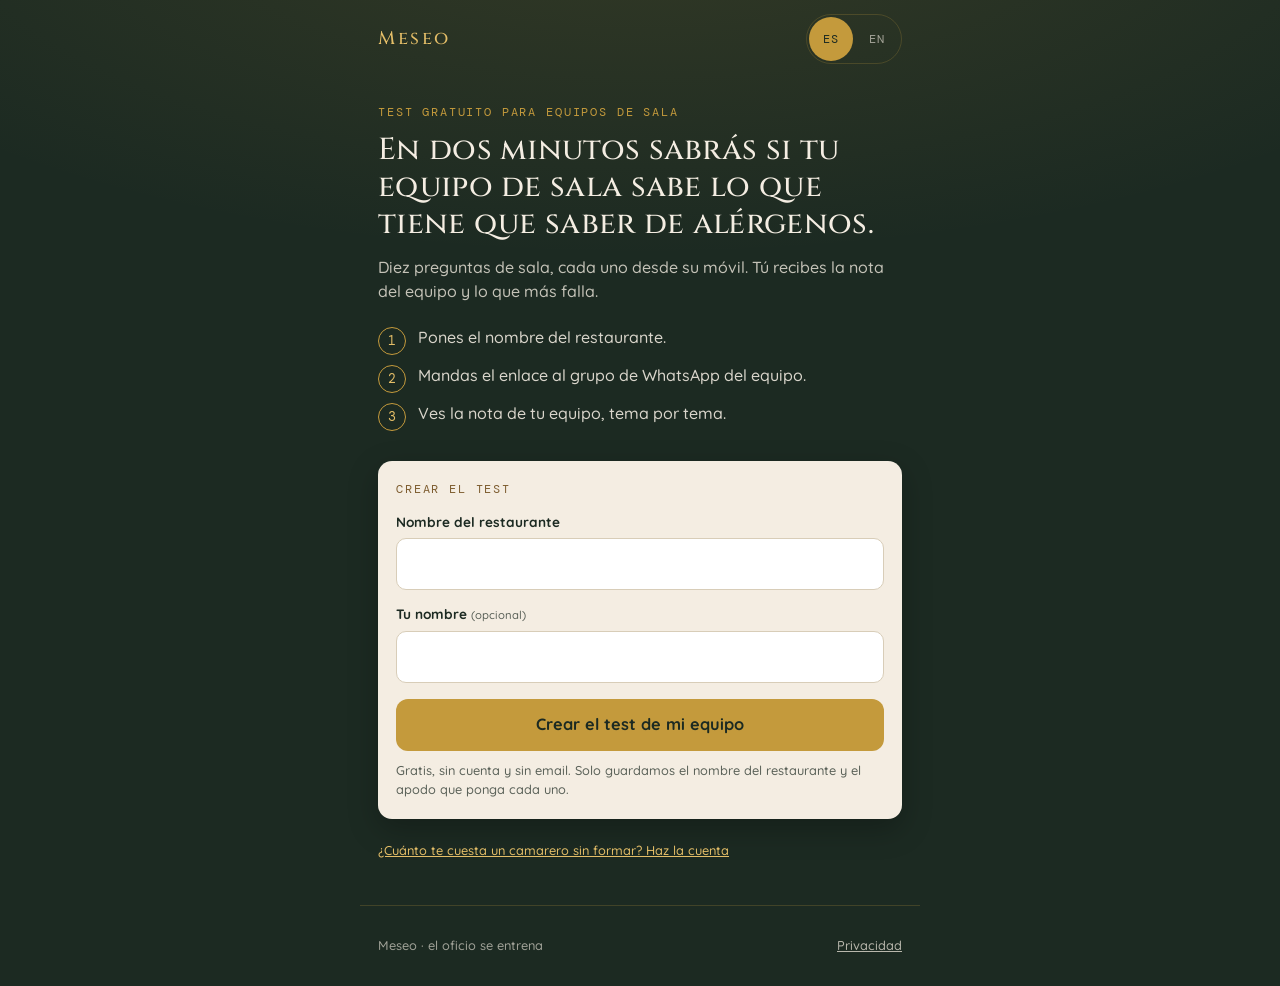
<file: test/index.html>
<!DOCTYPE html>
<html lang="es">
<head>
<meta charset="UTF-8">
<!-- Página propia y ligera: NO carga index.html, ni styles.css de la app, ni
     supabase-js, ni depende de la sesión. Tiene que abrir rápido desde WhatsApp. -->
<meta http-equiv="Content-Security-Policy" content="default-src 'self'; script-src 'self'; style-src 'self'; font-src 'self'; img-src 'self' data:; connect-src https://advkoujfgbrrjvqexrcu.supabase.co; object-src 'none'; base-uri 'self'; form-action 'none'">
<meta name="viewport" content="width=device-width, initial-scale=1, viewport-fit=cover">
<meta name="referrer" content="no-referrer">
<title>¿Cuánto sabe tu equipo de alérgenos? · Meseo</title>
<meta name="description" content="Test gratuito de alérgenos para equipos de sala. Diez preguntas, dos minutos, desde el móvil. Tú recibes la nota de tu equipo.">
<meta property="og:site_name" content="Meseo">
<meta property="og:type" content="website">
<meta property="og:locale" content="es_ES">
<meta property="og:title" content="¿Cuánto sabe tu equipo de alérgenos?">
<meta property="og:description" content="Diez preguntas de sala, dos minutos, desde el móvil. Gratis y sin cuenta.">
<meta property="og:url" content="https://meseo.es/test/">
<meta property="og:image" content="https://meseo.es/icon-512.png">
<meta property="og:image:width" content="512">
<meta property="og:image:height" content="512">
<meta name="twitter:card" content="summary">
<meta name="theme-color" content="#1c2a22">
<link rel="icon" type="image/svg+xml" href="../icon.svg">
<link rel="apple-touch-icon" href="../icon-180.png">
<link rel="preload" as="font" type="font/woff2" href="../fonts/Quicksand-300-latin.woff2" crossorigin>
<link rel="preload" as="font" type="font/woff2" href="../fonts/Cinzel-400-latin.woff2" crossorigin>
<link rel="preconnect" href="https://advkoujfgbrrjvqexrcu.supabase.co" crossorigin>
<link rel="stylesheet" href="test.css">
<script type="module" src="app.js"></script>
</head>
<body>
<header class="top">
  <a class="marca" href="./">Meseo</a>
  <div class="idioma" role="group" aria-label="Idioma">
    <button type="button" data-lang="es" aria-pressed="true">ES</button>
    <button type="button" data-lang="en" aria-pressed="false">EN</button>
  </div>
</header>
<main id="app" aria-live="polite">
  <section class="hero">
    <p class="ceja">Test gratuito para equipos de sala</p>
    <h1>En dos minutos sabrás si tu equipo de sala sabe lo que tiene que saber de alérgenos.</h1>
  </section>
  <noscript><p class="aviso">Esta página necesita JavaScript activado.</p></noscript>
</main>
<footer class="pie">
  <span>Meseo · el oficio se entrena</span>
  <a href="../privacidad.html">Privacidad</a>
</footer>
</body>
</html>
</file>
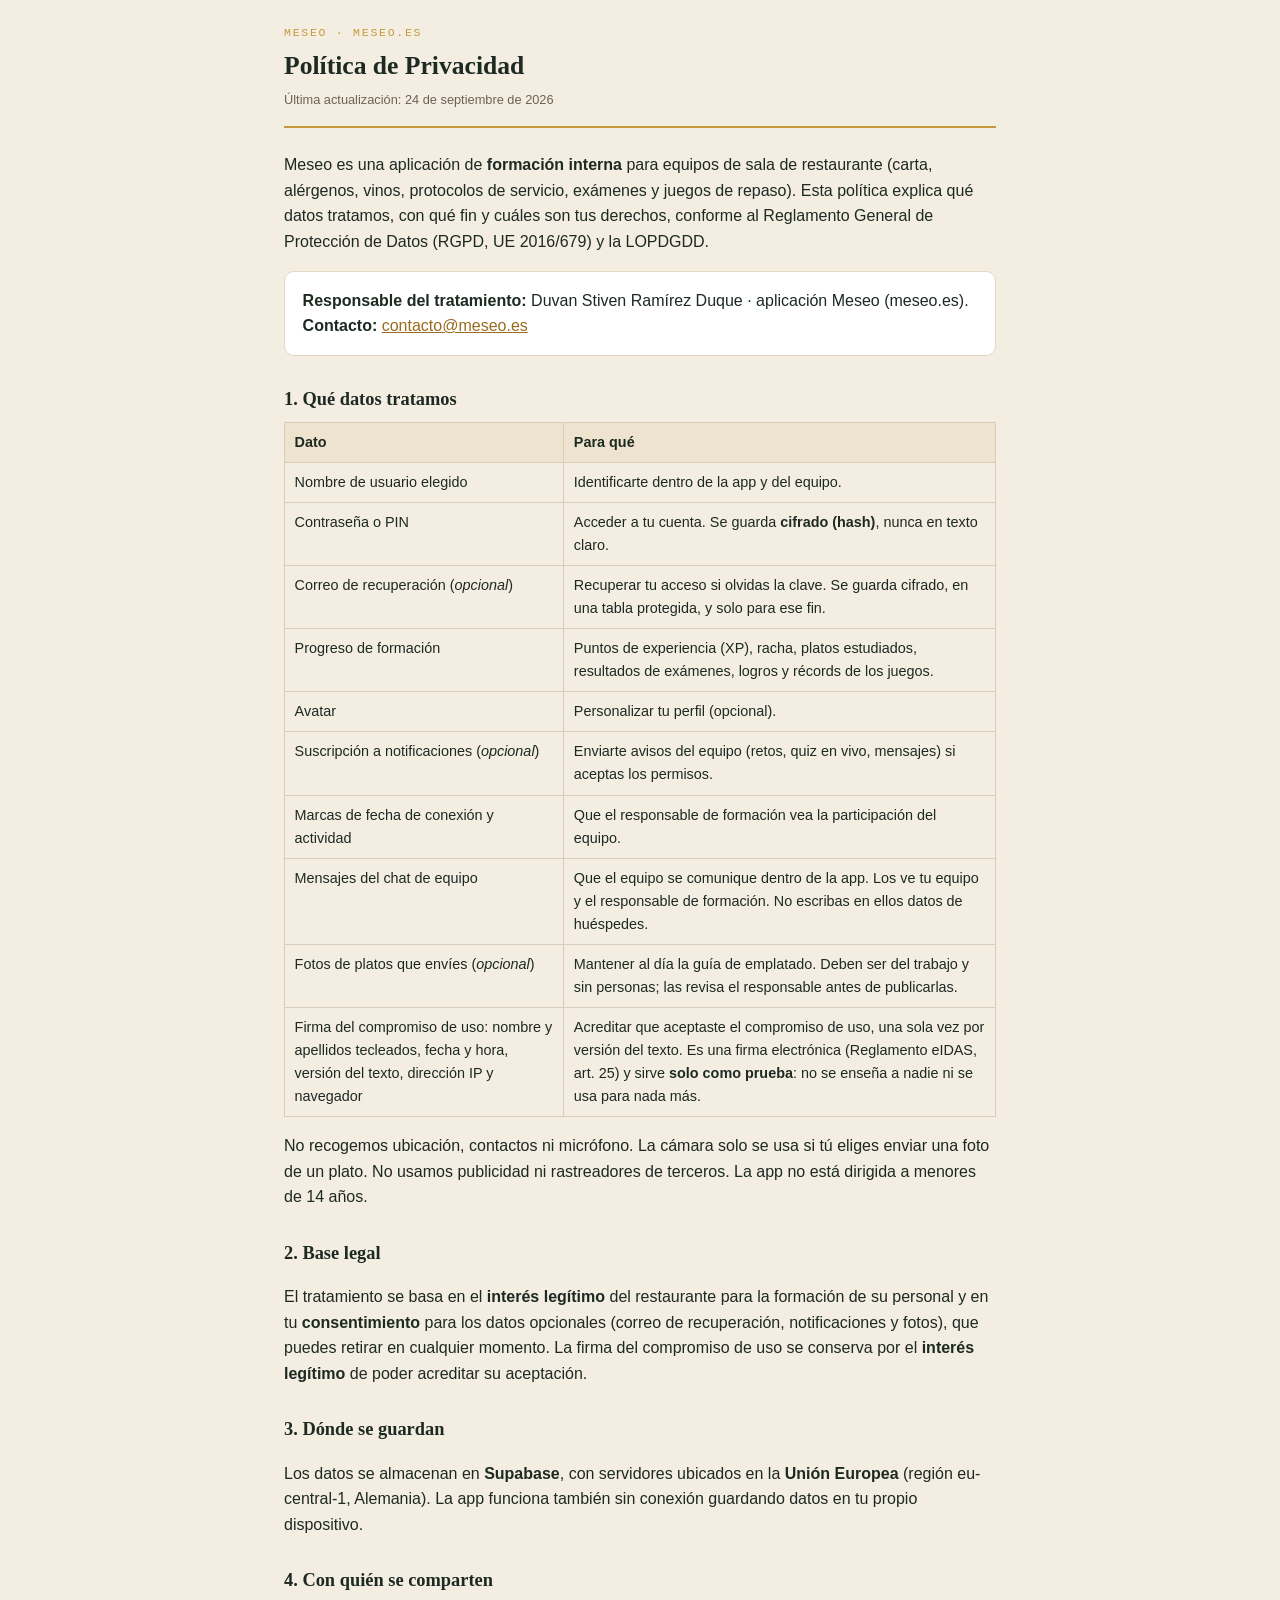
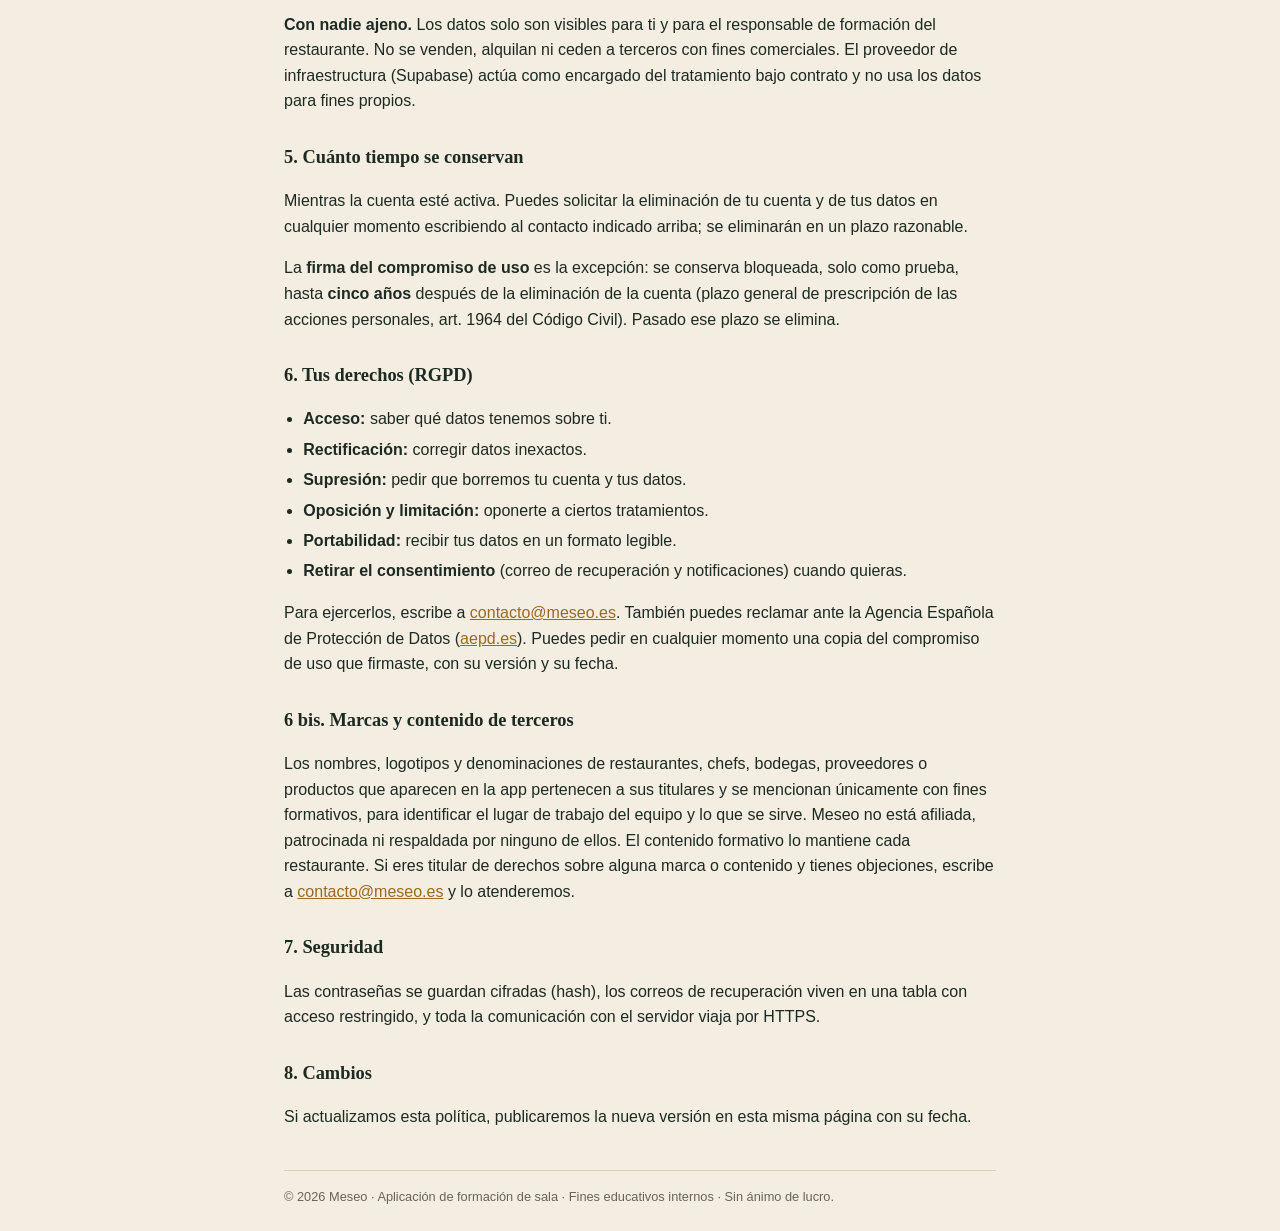
<file: privacidad.html>
<!doctype html>
<html lang="es">
<head>
<meta charset="utf-8">
<meta name="viewport" content="width=device-width, initial-scale=1">
<title>Política de Privacidad · Meseo</title>
<meta name="robots" content="index,follow">
<style>
  :root{ --ink:#1c2a22; --gold:#c49a3c; --paper:#f4ede2; }
  *{box-sizing:border-box}
  body{margin:0;background:var(--paper);color:var(--ink);
    font-family:-apple-system,BlinkMacSystemFont,"Segoe UI",Roboto,Helvetica,Arial,sans-serif;
    line-height:1.6;padding:1.5rem;max-width:760px;margin:0 auto}
  header{border-bottom:2px solid var(--gold);padding-bottom:1rem;margin-bottom:1.5rem}
  h1{font-family:Georgia,serif;font-size:1.6rem;margin:.2rem 0}
  .eyebrow{font-family:monospace;font-size:.72rem;letter-spacing:.15em;text-transform:uppercase;color:var(--gold)}
  .updated{font-size:.8rem;color:#6a6455}
  h2{font-family:Georgia,serif;font-size:1.15rem;margin:1.8rem 0 .5rem;color:var(--ink)}
  a{color:#9a6a1e}
  ul{padding-left:1.2rem}
  li{margin:.3rem 0}
  table{border-collapse:collapse;width:100%;font-size:.9rem;margin:.5rem 0}
  th,td{border:1px solid #d8cdb8;padding:.5rem .6rem;text-align:left;vertical-align:top}
  th{background:rgba(196,154,60,.12)}
  footer{margin-top:2.5rem;padding-top:1rem;border-top:1px solid #d8cdb8;font-size:.8rem;color:#6a6455}
  .box{background:#fff;border:1px solid #e3d8c2;border-radius:10px;padding:1rem 1.1rem;margin:1rem 0}
</style>
</head>
<body>
<header>
  <div class="eyebrow">Meseo · meseo.es</div>
  <h1>Política de Privacidad</h1>
  <div class="updated">Última actualización: 24 de septiembre de 2026</div>
</header>

<p>Meseo es una aplicación de <strong>formación interna</strong> para equipos de sala de restaurante
(carta, alérgenos, vinos, protocolos de servicio, exámenes y juegos de repaso). Esta política explica
qué datos tratamos, con qué fin y cuáles son tus derechos, conforme al Reglamento General de Protección
de Datos (RGPD, UE 2016/679) y la LOPDGDD.</p>

<div class="box">
  <strong>Responsable del tratamiento:</strong> Duvan Stiven Ramírez Duque · aplicación Meseo (meseo.es).<br>
  <strong>Contacto:</strong> <a href="mailto:contacto@meseo.es">contacto@meseo.es</a>
</div>

<h2>1. Qué datos tratamos</h2>
<table>
  <tr><th>Dato</th><th>Para qué</th></tr>
  <tr><td>Nombre de usuario elegido</td><td>Identificarte dentro de la app y del equipo.</td></tr>
  <tr><td>Contraseña o PIN</td><td>Acceder a tu cuenta. Se guarda <strong>cifrado (hash)</strong>, nunca en texto claro.</td></tr>
  <tr><td>Correo de recuperación (<em>opcional</em>)</td><td>Recuperar tu acceso si olvidas la clave. Se guarda cifrado, en una tabla protegida, y solo para ese fin.</td></tr>
  <tr><td>Progreso de formación</td><td>Puntos de experiencia (XP), racha, platos estudiados, resultados de exámenes, logros y récords de los juegos.</td></tr>
  <tr><td>Avatar</td><td>Personalizar tu perfil (opcional).</td></tr>
  <tr><td>Suscripción a notificaciones (<em>opcional</em>)</td><td>Enviarte avisos del equipo (retos, quiz en vivo, mensajes) si aceptas los permisos.</td></tr>
  <tr><td>Marcas de fecha de conexión y actividad</td><td>Que el responsable de formación vea la participación del equipo.</td></tr>
  <tr><td>Mensajes del chat de equipo</td><td>Que el equipo se comunique dentro de la app. Los ve tu equipo y el responsable de formación. No escribas en ellos datos de huéspedes.</td></tr>
  <tr><td>Fotos de platos que envíes (<em>opcional</em>)</td><td>Mantener al día la guía de emplatado. Deben ser del trabajo y sin personas; las revisa el responsable antes de publicarlas.</td></tr>
  <tr><td>Firma del compromiso de uso: nombre y apellidos tecleados, fecha y hora, versión del texto, dirección IP y navegador</td><td>Acreditar que aceptaste el compromiso de uso, una sola vez por versión del texto. Es una firma electrónica (Reglamento eIDAS, art. 25) y sirve <strong>solo como prueba</strong>: no se enseña a nadie ni se usa para nada más.</td></tr>
</table>
<p>No recogemos ubicación, contactos ni micrófono. La cámara solo se usa si tú eliges enviar una foto de un plato.
No usamos publicidad ni rastreadores de terceros. La app no está dirigida a menores de 14 años.</p>

<h2>2. Base legal</h2>
<p>El tratamiento se basa en el <strong>interés legítimo</strong> del restaurante para la formación de su
personal y en tu <strong>consentimiento</strong> para los datos opcionales (correo de recuperación,
notificaciones y fotos), que puedes retirar en cualquier momento. La firma del compromiso de uso se
conserva por el <strong>interés legítimo</strong> de poder acreditar su aceptación.</p>

<h2>3. Dónde se guardan</h2>
<p>Los datos se almacenan en <strong>Supabase</strong>, con servidores ubicados en la <strong>Unión Europea</strong>
(región eu-central-1, Alemania). La app funciona también sin conexión guardando datos en tu propio dispositivo.</p>

<h2>4. Con quién se comparten</h2>
<p><strong>Con nadie ajeno.</strong> Los datos solo son visibles para ti y para el responsable de formación del
restaurante. No se venden, alquilan ni ceden a terceros con fines comerciales. El proveedor de infraestructura
(Supabase) actúa como encargado del tratamiento bajo contrato y no usa los datos para fines propios.</p>

<h2>5. Cuánto tiempo se conservan</h2>
<p>Mientras la cuenta esté activa. Puedes solicitar la eliminación de tu cuenta y de tus datos en cualquier momento
escribiendo al contacto indicado arriba; se eliminarán en un plazo razonable.</p>
<p>La <strong>firma del compromiso de uso</strong> es la excepción: se conserva bloqueada, solo como prueba, hasta
<strong>cinco años</strong> después de la eliminación de la cuenta (plazo general de prescripción de las acciones
personales, art. 1964 del Código Civil). Pasado ese plazo se elimina.</p>

<h2>6. Tus derechos (RGPD)</h2>
<ul>
  <li><strong>Acceso:</strong> saber qué datos tenemos sobre ti.</li>
  <li><strong>Rectificación:</strong> corregir datos inexactos.</li>
  <li><strong>Supresión:</strong> pedir que borremos tu cuenta y tus datos.</li>
  <li><strong>Oposición y limitación:</strong> oponerte a ciertos tratamientos.</li>
  <li><strong>Portabilidad:</strong> recibir tus datos en un formato legible.</li>
  <li><strong>Retirar el consentimiento</strong> (correo de recuperación y notificaciones) cuando quieras.</li>
</ul>
<p>Para ejercerlos, escribe a <a href="mailto:contacto@meseo.es">contacto@meseo.es</a>. También puedes reclamar
ante la Agencia Española de Protección de Datos (<a href="https://www.aepd.es" rel="noopener">aepd.es</a>).
Puedes pedir en cualquier momento una copia del compromiso de uso que firmaste, con su versión y su fecha.</p>

<h2>6 bis. Marcas y contenido de terceros</h2>
<p>Los nombres, logotipos y denominaciones de restaurantes, chefs, bodegas, proveedores o productos que aparecen
en la app pertenecen a sus titulares y se mencionan únicamente con fines formativos, para identificar el lugar de
trabajo del equipo y lo que se sirve. Meseo no está afiliada, patrocinada ni respaldada por ninguno de ellos.
El contenido formativo lo mantiene cada restaurante. Si eres titular de derechos sobre alguna marca o contenido
y tienes objeciones, escribe a <a href="mailto:contacto@meseo.es">contacto@meseo.es</a> y lo atenderemos.</p>

<h2>7. Seguridad</h2>
<p>Las contraseñas se guardan cifradas (hash), los correos de recuperación viven en una tabla con acceso
restringido, y toda la comunicación con el servidor viaja por HTTPS.</p>

<h2>8. Cambios</h2>
<p>Si actualizamos esta política, publicaremos la nueva versión en esta misma página con su fecha.</p>

<footer>
  © 2026 Meseo · Aplicación de formación de sala · Fines educativos internos · Sin ánimo de lucro.
</footer>
</body>
</html>
</file>
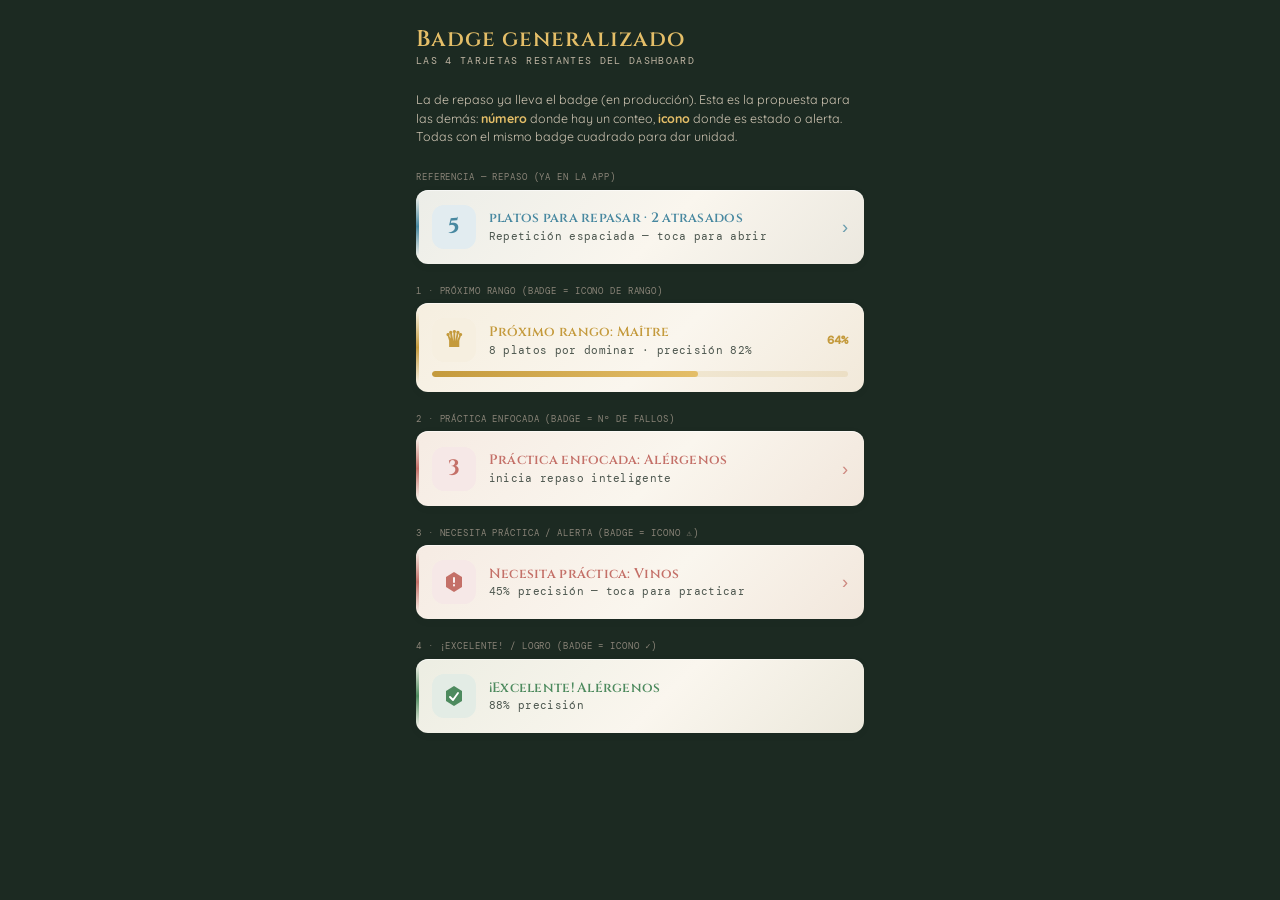
<file: design/components/dashboard-alerts-all.html>
<!-- @dsCard group="Components" name="Dashboard alerts — badge generalizado" subtitle="Las 4 tarjetas restantes con badge" -->
<!DOCTYPE html>
<html lang="es">
<head>
<meta charset="UTF-8">
<meta name="viewport" content="width=device-width, initial-scale=1">
<title>Txoko · Dashboard badge generalizado</title>
<link rel="preconnect" href="https://fonts.googleapis.com">
<link rel="preconnect" href="https://fonts.gstatic.com" crossorigin>
<link href="https://fonts.googleapis.com/css2?family=Cinzel:wght@400;500;600;700&family=Quicksand:wght@300;400;500;600;700&family=DM+Mono:wght@300;400;500&display=swap" rel="stylesheet">
<style>
  :root{
    --ink:#f4ede2; --parchment:#1c2a22;
    --gold:#c49a3c; --gold3:#e4be68; --line:rgba(196,154,60,.14);
    --font-sans:'Quicksand',sans-serif; --font-serif:'Cinzel',serif; --font-mono:'DM Mono',monospace;
  }
  *{box-sizing:border-box;margin:0;padding:0}
  body{background:var(--parchment);font-family:var(--font-sans);padding:1.5rem 1rem 4rem;max-width:480px;margin:0 auto}
  h1{font-family:var(--font-serif);font-weight:600;font-size:1.4rem;color:var(--gold3);letter-spacing:.04em}
  .sub{font-family:var(--font-mono);font-size:.6rem;color:#bfb5a3;text-transform:uppercase;letter-spacing:.14em;margin-bottom:1.5rem}
  .lead{font-size:.78rem;color:#cfc5b3;line-height:1.5;margin-bottom:1.5rem}
  .lead b{color:var(--gold3)}
  .tag{font-family:var(--font-mono);font-size:.55rem;color:#8a8478;letter-spacing:.1em;text-transform:uppercase;margin:1.3rem 0 .4rem}

  /* Real .dash-alert + .dash-num from styles.css */
  .dash-alert{display:flex;align-items:center;gap:.8rem;padding:.95rem 1rem;margin-bottom:.6rem;
    min-height:64px;border:none;width:100%;text-align:left;cursor:pointer;border-radius:12px;
    background:linear-gradient(135deg,color-mix(in srgb,var(--da-c) 8%,#faf6ee) 0%,#faf6ee 55%,color-mix(in srgb,var(--da-c) 5%,#f4ede2) 100%);
    box-shadow:0 2px 8px rgba(28,42,34,.05),inset 0 1px 0 rgba(255,255,255,.55);position:relative;overflow:hidden}
  .dash-alert::before{content:'';position:absolute;left:0;top:10%;bottom:10%;width:3px;
    background:linear-gradient(180deg,transparent,var(--da-c),transparent);border-radius:0 2px 2px 0}
  .dash-num{flex-shrink:0;width:44px;height:44px;border-radius:12px;
    background:color-mix(in srgb,var(--da-c) 16%,#fff);display:flex;align-items:center;justify-content:center;
    font-family:var(--font-serif);font-weight:700;font-size:1.3rem;color:var(--da-c);line-height:1}
  .dash-num svg{width:24px;height:24px}
  .dash-num .emoji{font-size:1.4rem;line-height:1}
  .dash-alert-body{flex:1;min-width:0}
  .dash-alert-title{font-size:.85rem;font-weight:600;color:var(--da-c);font-family:var(--font-serif);letter-spacing:.02em;line-height:1.2}
  .dash-alert-sub{font-family:var(--font-mono);font-size:.66rem;color:rgba(28,42,34,.78);margin-top:.2rem;letter-spacing:.03em}
  .dash-alert-arrow{color:var(--da-c);font-size:1.15rem;opacity:.8;flex-shrink:0}
  /* rank card keeps its column layout + progress bar */
  .dash-alert.col{flex-direction:column;align-items:stretch;gap:.55rem;cursor:default}
  .rank-row{display:flex;align-items:center;gap:.8rem}
  .rank-pct{font-family:var(--font-mono);font-size:.72rem;font-weight:700;color:var(--da-c);flex-shrink:0}
  .bar{height:6px;background:rgba(196,154,60,.15);border-radius:3px;overflow:hidden}
  .bar > div{height:100%;background:linear-gradient(90deg,#c49a3c,#e4be68);border-radius:3px}
</style>
</head>
<body>
  <h1>Badge generalizado</h1>
  <div class="sub">las 4 tarjetas restantes del dashboard</div>
  <div class="lead">La de repaso ya lleva el badge (en producción). Esta es la propuesta para
    las demás: <b>número</b> donde hay un conteo, <b>icono</b> donde es estado o alerta. Todas con
    el mismo badge cuadrado para dar unidad.</div>

  <div class="tag">Referencia — repaso (ya en la app)</div>
  <button class="dash-alert" style="--da-c:#4888a0">
    <div class="dash-num">5</div>
    <div class="dash-alert-body"><div class="dash-alert-title">platos para repasar · 2 atrasados</div>
    <div class="dash-alert-sub">Repetición espaciada — toca para abrir</div></div>
    <span class="dash-alert-arrow">›</span>
  </button>

  <div class="tag">1 · Próximo rango (badge = icono de rango)</div>
  <div class="dash-alert col" style="--da-c:#c49a3c">
    <div class="rank-row">
      <div class="dash-num"><span class="emoji">♛</span></div>
      <div class="dash-alert-body"><div class="dash-alert-title">Próximo rango: Maître</div>
      <div class="dash-alert-sub">8 platos por dominar · precisión 82%</div></div>
      <div class="rank-pct">64%</div>
    </div>
    <div class="bar"><div style="width:64%"></div></div>
  </div>

  <div class="tag">2 · Práctica enfocada (badge = nº de fallos)</div>
  <button class="dash-alert" style="--da-c:#c47068">
    <div class="dash-num">3</div>
    <div class="dash-alert-body"><div class="dash-alert-title">Práctica enfocada: Alérgenos</div>
    <div class="dash-alert-sub">inicia repaso inteligente</div></div>
    <span class="dash-alert-arrow">›</span>
  </button>

  <div class="tag">3 · Necesita práctica / alerta (badge = icono ⚠)</div>
  <button class="dash-alert" style="--da-c:#c47068">
    <div class="dash-num"><svg viewBox="0 0 24 24" fill="none"><polygon points="12,2 20,7 20,17 12,22 4,17 4,7" fill="#c47068"/><path d="M12 8v4M12 15v.5" stroke="#fff" stroke-width="1.8" stroke-linecap="round"/></svg></div>
    <div class="dash-alert-body"><div class="dash-alert-title">Necesita práctica: Vinos</div>
    <div class="dash-alert-sub">45% precisión — toca para practicar</div></div>
    <span class="dash-alert-arrow">›</span>
  </button>

  <div class="tag">4 · ¡Excelente! / logro (badge = icono ✓)</div>
  <div class="dash-alert" style="--da-c:#4d8a5e;cursor:default">
    <div class="dash-num"><svg viewBox="0 0 24 24" fill="none"><polygon points="12,2 20,7 20,17 12,22 4,17 4,7" fill="#4d8a5e"/><polyline points="8 13 11 16 16 9" fill="none" stroke="#fff" stroke-width="1.9" stroke-linecap="round" stroke-linejoin="round"/></svg></div>
    <div class="dash-alert-body"><div class="dash-alert-title">¡Excelente! Alérgenos</div>
    <div class="dash-alert-sub">88% precisión</div></div>
  </div>
</body>
</html>
</file>
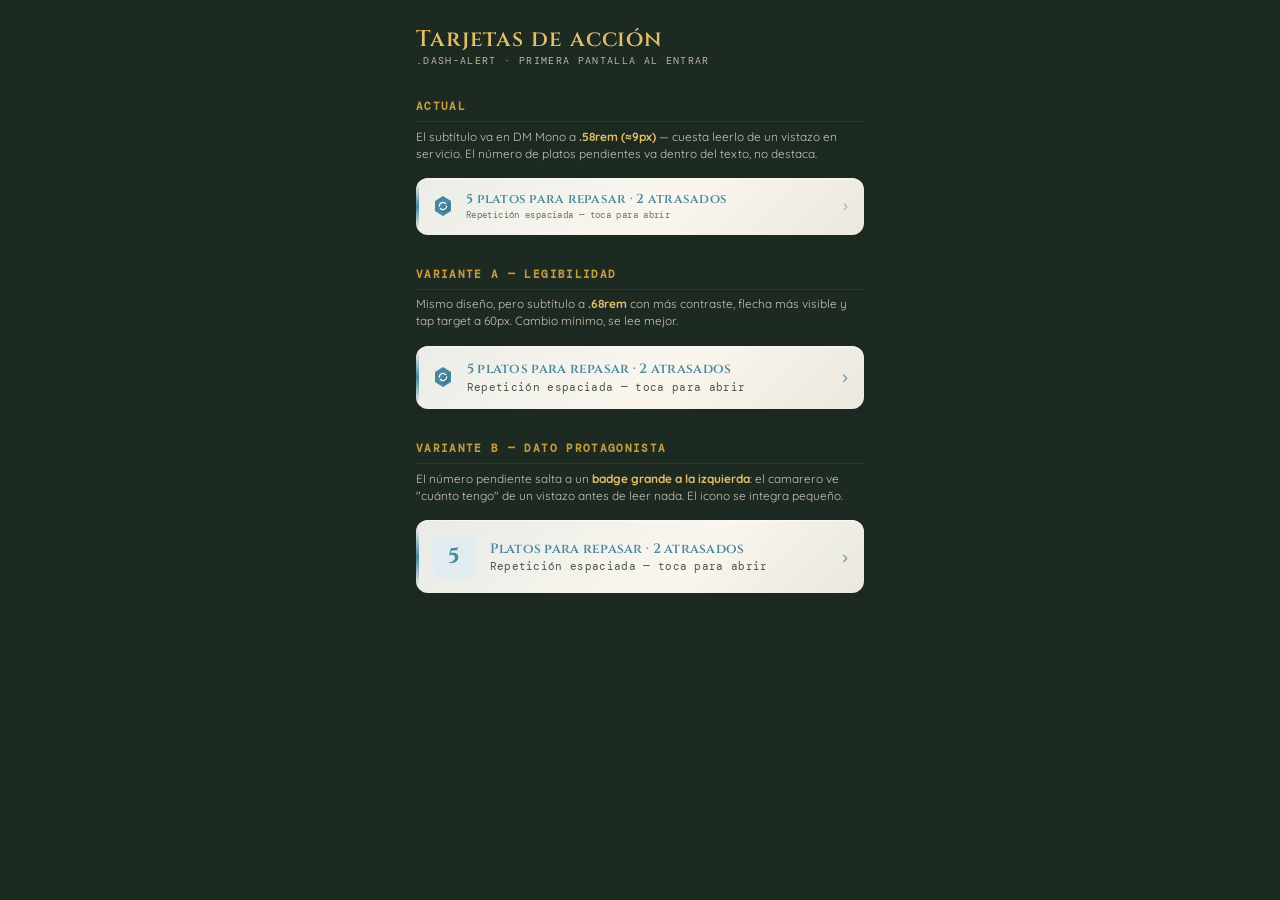
<file: design/components/dashboard-alerts.html>
<!-- @dsCard group="Components" name="Tarjetas de acción del dashboard (.dash-alert)" subtitle="Actual + 2 variantes" -->
<!DOCTYPE html>
<html lang="es">
<head>
<meta charset="UTF-8">
<meta name="viewport" content="width=device-width, initial-scale=1">
<title>Txoko · Dashboard alerts</title>
<link rel="preconnect" href="https://fonts.googleapis.com">
<link rel="preconnect" href="https://fonts.gstatic.com" crossorigin>
<link href="https://fonts.googleapis.com/css2?family=Cinzel:wght@400;500;600;700&family=Quicksand:wght@300;400;500;600;700&family=DM+Mono:wght@300;400;500&display=swap" rel="stylesheet">
<style>
  :root{
    --ink:#f4ede2; --parchment:#1c2a22; --parch3:rgba(28,42,34,.65);
    --gold:#c49a3c; --gold3:#e4be68; --azure:#4888a0;
    --line:rgba(196,154,60,.14);
    --font-sans:'Quicksand',sans-serif; --font-serif:'Cinzel',serif; --font-mono:'DM Mono',monospace;
  }
  *{box-sizing:border-box;margin:0;padding:0}
  body{background:var(--parchment);font-family:var(--font-sans);padding:1.5rem 1rem 4rem;max-width:480px;margin:0 auto}
  h1{font-family:var(--font-serif);font-weight:600;font-size:1.4rem;color:var(--gold3);letter-spacing:.04em}
  .sub{font-family:var(--font-mono);font-size:.6rem;color:#bfb5a3;text-transform:uppercase;letter-spacing:.14em;margin-bottom:1.5rem}
  h2{font-family:var(--font-mono);font-size:.7rem;color:var(--gold);letter-spacing:.12em;text-transform:uppercase;margin:2rem 0 .35rem;padding-bottom:.5rem;border-bottom:1px solid var(--line)}
  .blurb{font-size:.74rem;color:#cfc5b3;margin-bottom:1rem;line-height:1.45}
  .blurb b{color:var(--gold3)}
  .icon{flex-shrink:0}

  /* ───────── ACTUAL (copiado de styles.css) ───────── */
  .v0 .dash-alert{display:flex;align-items:center;gap:.75rem;padding:.85rem 1rem;margin-bottom:1rem;
    min-height:56px;border:none;width:100%;text-align:left;cursor:pointer;border-radius:12px;
    background:linear-gradient(135deg,color-mix(in srgb,var(--da-c) 8%,#faf6ee) 0%,#faf6ee 55%,color-mix(in srgb,var(--da-c) 5%,#f4ede2) 100%);
    box-shadow:0 2px 8px rgba(28,42,34,.05),inset 0 1px 0 rgba(255,255,255,.55);position:relative;overflow:hidden}
  .v0 .dash-alert::before{content:'';position:absolute;left:0;top:10%;bottom:10%;width:3px;
    background:linear-gradient(180deg,transparent,var(--da-c),transparent);border-radius:0 2px 2px 0}
  .v0 .dash-alert-body{flex:1;min-width:0}
  .v0 .dash-alert-title{font-size:.82rem;font-weight:600;color:var(--da-c);font-family:var(--font-serif);letter-spacing:.02em;line-height:1.15}
  .v0 .dash-alert-sub{font-family:var(--font-mono);font-size:.58rem;color:var(--parch3);margin-top:.15rem;letter-spacing:.04em}
  .v0 .dash-alert-arrow{color:var(--da-c);font-size:1rem;opacity:.55}

  /* ───────── VARIANTE A — LEGIBILIDAD ─────────
     Mismo lenguaje, pero el subtítulo sube a .68rem, la flecha se ve más,
     y el tap target a 60px. Cambio mínimo, gana lectura en servicio. */
  .vA .dash-alert{display:flex;align-items:center;gap:.8rem;padding:.95rem 1rem;margin-bottom:1rem;
    min-height:60px;border:none;width:100%;text-align:left;cursor:pointer;border-radius:12px;
    background:linear-gradient(135deg,color-mix(in srgb,var(--da-c) 8%,#faf6ee) 0%,#faf6ee 55%,color-mix(in srgb,var(--da-c) 5%,#f4ede2) 100%);
    box-shadow:0 2px 8px rgba(28,42,34,.05),inset 0 1px 0 rgba(255,255,255,.55);position:relative;overflow:hidden}
  .vA .dash-alert::before{content:'';position:absolute;left:0;top:10%;bottom:10%;width:3px;
    background:linear-gradient(180deg,transparent,var(--da-c),transparent);border-radius:0 2px 2px 0}
  .vA .dash-alert-body{flex:1;min-width:0}
  .vA .dash-alert-title{font-size:.85rem;font-weight:600;color:var(--da-c);font-family:var(--font-serif);letter-spacing:.02em;line-height:1.2}
  .vA .dash-alert-sub{font-family:var(--font-mono);font-size:.68rem;color:rgba(28,42,34,.78);margin-top:.2rem;letter-spacing:.03em}
  .vA .dash-alert-arrow{color:var(--da-c);font-size:1.15rem;opacity:.8;flex-shrink:0}

  /* ───────── VARIANTE B — DATO PROTAGONISTA ─────────
     El número pendiente pasa a un badge grande a la izquierda, para que el
     camarero vea "cuánto" de un vistazo. El icono se integra pequeño. */
  .vB .dash-alert{display:flex;align-items:center;gap:.85rem;padding:.9rem 1rem;margin-bottom:1rem;
    min-height:64px;border:none;width:100%;text-align:left;cursor:pointer;border-radius:12px;
    background:linear-gradient(135deg,color-mix(in srgb,var(--da-c) 10%,#faf6ee) 0%,#faf6ee 60%,color-mix(in srgb,var(--da-c) 6%,#f4ede2) 100%);
    box-shadow:0 2px 8px rgba(28,42,34,.05),inset 0 1px 0 rgba(255,255,255,.55);position:relative;overflow:hidden}
  .vB .dash-alert::before{content:'';position:absolute;left:0;top:10%;bottom:10%;width:3px;
    background:linear-gradient(180deg,transparent,var(--da-c),transparent);border-radius:0 2px 2px 0}
  .vB .dash-num{flex-shrink:0;width:44px;height:44px;border-radius:12px;
    background:color-mix(in srgb,var(--da-c) 16%,#fff);display:flex;flex-direction:column;align-items:center;justify-content:center;
    font-family:var(--font-serif);font-weight:700;font-size:1.3rem;color:var(--da-c);line-height:1}
  .vB .dash-alert-body{flex:1;min-width:0}
  .vB .dash-alert-title{font-size:.85rem;font-weight:600;color:var(--da-c);font-family:var(--font-serif);letter-spacing:.02em;line-height:1.2}
  .vB .dash-alert-sub{font-family:var(--font-mono);font-size:.66rem;color:rgba(28,42,34,.78);margin-top:.2rem;letter-spacing:.03em}
  .vB .dash-alert-arrow{color:var(--da-c);font-size:1.15rem;opacity:.8;flex-shrink:0}
</style>
</head>
<body>
  <h1>Tarjetas de acción</h1>
  <div class="sub">.dash-alert · primera pantalla al entrar</div>

  <h2>Actual</h2>
  <div class="blurb">El subtítulo va en DM Mono a <b>.58rem (≈9px)</b> — cuesta leerlo de un vistazo
    en servicio. El número de platos pendientes va dentro del texto, no destaca.</div>
  <div id="v0"></div>

  <h2>Variante A — Legibilidad</h2>
  <div class="blurb">Mismo diseño, pero subtítulo a <b>.68rem</b> con más contraste, flecha más visible
    y tap target a 60px. Cambio mínimo, se lee mejor.</div>
  <div id="vA"></div>

  <h2>Variante B — Dato protagonista</h2>
  <div class="blurb">El número pendiente salta a un <b>badge grande a la izquierda</b>: el camarero
    ve "cuánto tengo" de un vistazo antes de leer nada. El icono se integra pequeño.</div>
  <div id="vB"></div>

<script>
  // [color, num, titulo, subtitulo]
  const azure='#4888a0', gold='#c49a3c', rose='#c47068';
  const reviewIcon='<svg class="icon" width="22" height="22" viewBox="0 0 24 24" fill="none" stroke="#4888a0" stroke-width="1.5" aria-hidden="true"><polygon points="12,2 20,7 20,17 12,22 4,17 4,7" fill="#4888a0"/><polygon points="12,22 20,17 20,7 12,12" fill="#2e6878" opacity=".4"/><path d="M8 12a4 4 0 017-2.6M16 12a4 4 0 01-7 2.6" stroke="#fff" stroke-width="1.4" stroke-linecap="round"/></svg>';
  const smallIcon='<svg class="icon" width="16" height="16" viewBox="0 0 24 24" fill="none" stroke="#4888a0" stroke-width="1.5" aria-hidden="true"><polygon points="12,2 20,7 20,17 12,22 4,17 4,7" fill="#4888a0" opacity=".5"/></svg>';

  document.getElementById('v0').innerHTML=
    `<div class="v0"><button class="dash-alert" style="--da-c:${azure}">${reviewIcon}
      <div class="dash-alert-body"><div class="dash-alert-title">5 platos para repasar · 2 atrasados</div>
      <div class="dash-alert-sub">Repetición espaciada — toca para abrir</div></div>
      <span class="dash-alert-arrow">›</span></button></div>`;

  document.getElementById('vA').innerHTML=
    `<div class="vA"><button class="dash-alert" style="--da-c:${azure}">${reviewIcon}
      <div class="dash-alert-body"><div class="dash-alert-title">5 platos para repasar · 2 atrasados</div>
      <div class="dash-alert-sub">Repetición espaciada — toca para abrir</div></div>
      <span class="dash-alert-arrow">›</span></button></div>`;

  document.getElementById('vB').innerHTML=
    `<div class="vB"><button class="dash-alert" style="--da-c:${azure}">
      <div class="dash-num">5</div>
      <div class="dash-alert-body"><div class="dash-alert-title">Platos para repasar · 2 atrasados</div>
      <div class="dash-alert-sub">Repetición espaciada — toca para abrir</div></div>
      <span class="dash-alert-arrow">›</span></button></div>`;
</script>
</body>
</html>
</file>
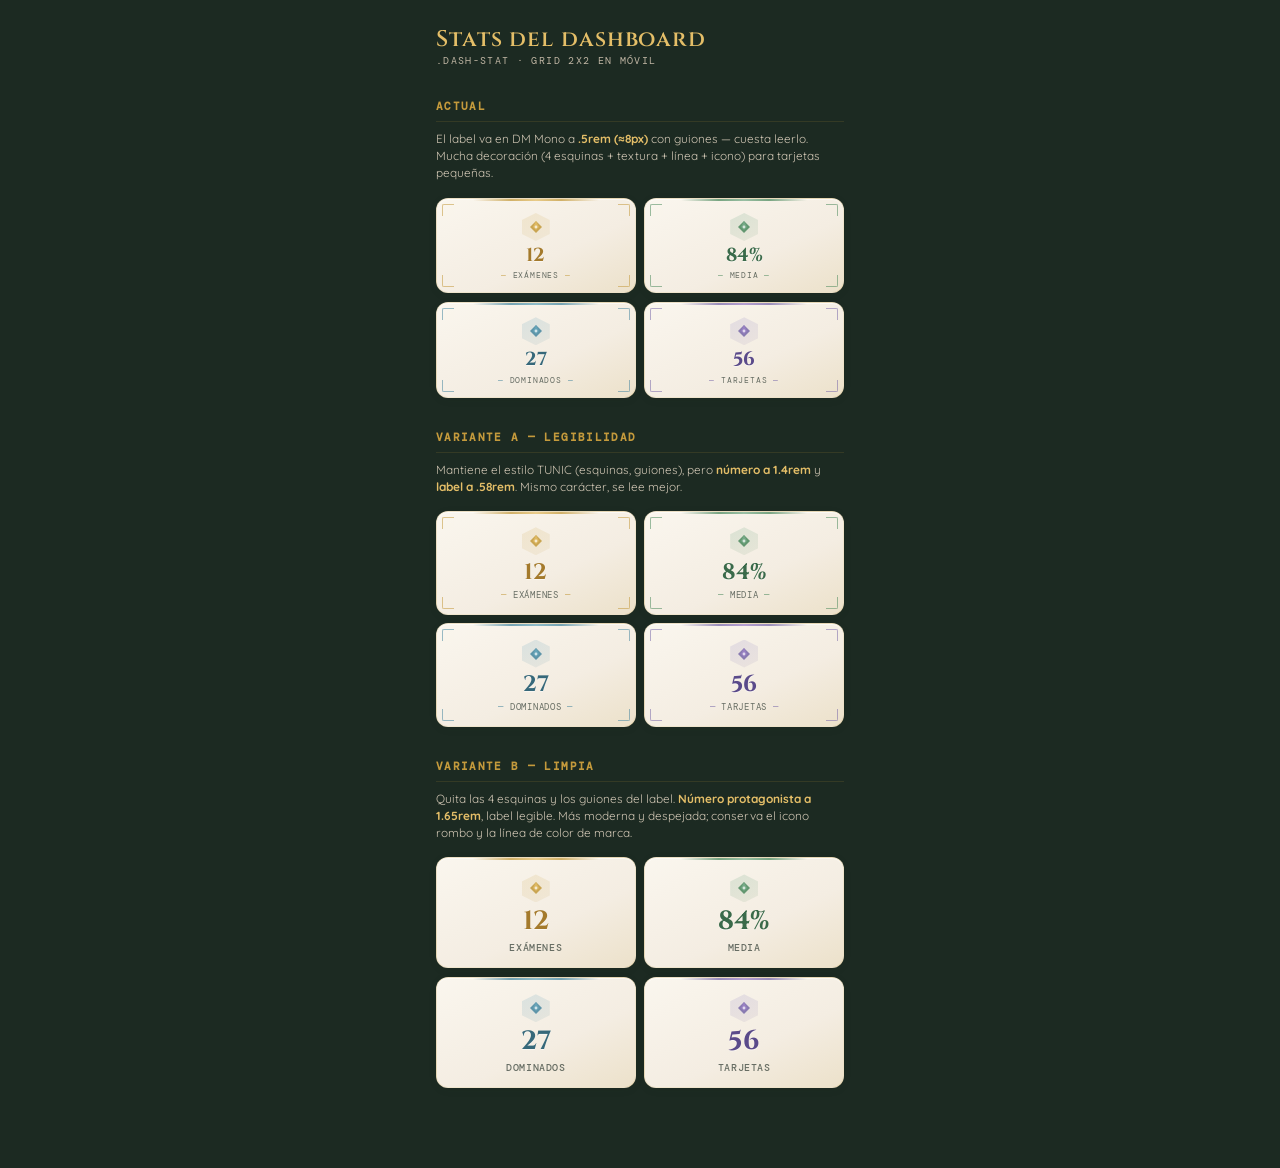
<file: design/components/dashboard-stats.html>
<!-- @dsCard group="Components" name="Stats del dashboard (.dash-stat)" subtitle="Actual + 2 variantes · grid 2x2 móvil" -->
<!DOCTYPE html>
<html lang="es">
<head>
<meta charset="UTF-8">
<meta name="viewport" content="width=device-width, initial-scale=1">
<title>Txoko · Dashboard stats</title>
<link rel="preconnect" href="https://fonts.googleapis.com">
<link rel="preconnect" href="https://fonts.gstatic.com" crossorigin>
<link href="https://fonts.googleapis.com/css2?family=Cinzel:wght@400;500;600;700&family=Quicksand:wght@300;400;500;600;700&family=DM+Mono:wght@300;400;500&display=swap" rel="stylesheet">
<style>
  :root{
    --ink:#f4ede2; --parchment:#1c2a22; --parch3:rgba(28,42,34,.65);
    --gold:#c49a3c; --gold3:#e4be68; --r2:12px; --line:rgba(196,154,60,.14);
    --font-sans:'Quicksand',sans-serif; --font-serif:'Cinzel',serif; --font-mono:'DM Mono',monospace;
  }
  *{box-sizing:border-box;margin:0;padding:0}
  body{background:var(--parchment);font-family:var(--font-sans);padding:1.5rem 1rem 4rem;max-width:440px;margin:0 auto}
  h1{font-family:var(--font-serif);font-weight:600;font-size:1.4rem;color:var(--gold3);letter-spacing:.04em}
  .sub{font-family:var(--font-mono);font-size:.6rem;color:#bfb5a3;text-transform:uppercase;letter-spacing:.14em;margin-bottom:1.5rem}
  h2{font-family:var(--font-mono);font-size:.7rem;color:var(--gold);letter-spacing:.12em;text-transform:uppercase;margin:2rem 0 .5rem;padding-bottom:.5rem;border-bottom:1px solid var(--line)}
  .blurb{font-size:.74rem;color:#cfc5b3;margin-bottom:1rem;line-height:1.45}
  .blurb b{color:var(--gold3)}

  /* grid 2x2 como en móvil real */
  .dash-stats{display:grid;grid-template-columns:repeat(2,1fr);gap:.55rem;margin-bottom:1rem}
  .dash-stat{position:relative;overflow:hidden;text-align:center;
    background:linear-gradient(155deg,#faf6ee 0%,#f4ede2 60%,#ece1ca 100%);
    border:1.5px solid rgba(196,154,60,.18);border-radius:var(--r2);
    box-shadow:0 2px 8px rgba(28,42,34,.07),inset 0 1px 0 rgba(255,255,255,.6)}
  .dash-stat::after{content:'';position:absolute;top:0;left:18%;right:18%;height:2px;
    background:linear-gradient(90deg,transparent,var(--ds-c) 30%,var(--ds-c2) 50%,var(--ds-c) 70%,transparent);opacity:.75}
  .corner{position:absolute;width:12px;height:12px;opacity:.55}
  .corner.tl{top:5px;left:5px;border-top:1px solid var(--ds-c);border-left:1px solid var(--ds-c);border-top-left-radius:2px}
  .corner.tr{top:5px;right:5px;border-top:1px solid var(--ds-c);border-right:1px solid var(--ds-c);border-top-right-radius:2px}
  .corner.bl{bottom:5px;left:5px;border-bottom:1px solid var(--ds-c);border-left:1px solid var(--ds-c);border-bottom-left-radius:2px}
  .corner.br{bottom:5px;right:5px;border-bottom:1px solid var(--ds-c);border-right:1px solid var(--ds-c);border-bottom-right-radius:2px}
  .ico{position:relative;z-index:1;width:28px;height:28px;margin:0 auto .35rem;display:flex;align-items:center;justify-content:center;
    background:linear-gradient(155deg,color-mix(in srgb,var(--ds-c) 18%,#faf6ee),color-mix(in srgb,var(--ds-c) 8%,#f4ede2));
    clip-path:polygon(50% 0%,100% 25%,100% 75%,50% 100%,0% 75%,0% 25%)}
  .num{position:relative;z-index:1;font-family:var(--font-serif);line-height:1;font-weight:700;color:var(--ds-cd);text-shadow:0 1px 0 rgba(255,255,255,.5)}
  .lbl{position:relative;z-index:1;font-family:var(--font-mono);text-transform:uppercase;color:var(--parch3)}

  /* ── ACTUAL ── */
  .v0 .dash-stat{padding:.9rem .35rem .75rem}
  .v0 .num{font-size:1.18rem}
  .v0 .lbl{font-size:.5rem;letter-spacing:.1em;margin-top:.3rem}
  .v0 .lbl::before{content:'— ';color:var(--ds-c);opacity:.7}
  .v0 .lbl::after{content:' —';color:var(--ds-c);opacity:.7}

  /* ── VARIANTE A — LEGIBILIDAD (mantiene decoración) ── */
  .vA .dash-stat{padding:.95rem .4rem .8rem}
  .vA .num{font-size:1.4rem}
  .vA .lbl{font-size:.58rem;letter-spacing:.08em;margin-top:.35rem}
  .vA .lbl::before{content:'— ';color:var(--ds-c);opacity:.7}
  .vA .lbl::after{content:' —';color:var(--ds-c);opacity:.7}

  /* ── VARIANTE B — LIMPIA (sin esquinas ni guiones, número protagonista) ── */
  .vB .dash-stat{padding:1rem .4rem .85rem}
  .vB .corner{display:none}
  .vB .num{font-size:1.65rem}
  .vB .lbl{font-size:.6rem;letter-spacing:.06em;margin-top:.4rem;font-weight:500}
</style>
</head>
<body>
  <h1>Stats del dashboard</h1>
  <div class="sub">.dash-stat · grid 2x2 en móvil</div>

  <h2>Actual</h2>
  <div class="blurb">El label va en DM Mono a <b>.5rem (≈8px)</b> con guiones — cuesta leerlo. Mucha
    decoración (4 esquinas + textura + línea + icono) para tarjetas pequeñas.</div>
  <div id="v0"></div>

  <h2>Variante A — Legibilidad</h2>
  <div class="blurb">Mantiene el estilo TUNIC (esquinas, guiones), pero <b>número a 1.4rem</b> y
    <b>label a .58rem</b>. Mismo carácter, se lee mejor.</div>
  <div id="vA"></div>

  <h2>Variante B — Limpia</h2>
  <div class="blurb">Quita las 4 esquinas y los guiones del label. <b>Número protagonista a 1.65rem</b>,
    label legible. Más moderna y despejada; conserva el icono rombo y la línea de color de marca.</div>
  <div id="vB"></div>

<script>
  const stats=[
    {ic:'#c49a3c',c2:'#e4be68',cd:'#a47a2c',num:'12',lbl:'Exámenes'},
    {ic:'#4d8a5e',c2:'#7aae8c',cd:'#3a6a4a',num:'84%',lbl:'Media'},
    {ic:'#4888a0',c2:'#6aa8bc',cd:'#36687a',num:'27',lbl:'Dominados'},
    {ic:'#7a6aaa',c2:'#9e82c8',cd:'#5a4a8a',num:'56',lbl:'Tarjetas'}
  ];
  const diamond=c=>`<svg width="14" height="14" viewBox="0 0 14 14"><polygon points="7,1 13,7 7,13 1,7" fill="${c.ic}" opacity=".85"/><polygon points="7,1 10,7 7,10 4,7" fill="${c.c2}" opacity=".8"/><circle cx="7" cy="7" r="1.4" fill="#fff" opacity=".7"/></svg>`;
  function grid(variant){
    let h='<div class="dash-stats '+variant+'">';
    for(const s of stats){
      h+=`<div class="dash-stat" style="--ds-c:${s.ic};--ds-c2:${s.c2};--ds-cd:${s.cd}">
        <span class="corner tl"></span><span class="corner tr"></span><span class="corner bl"></span><span class="corner br"></span>
        <div class="ico">${diamond(s)}</div>
        <div class="num">${s.num}</div>
        <div class="lbl">${s.lbl}</div></div>`;
    }
    return h+'</div>';
  }
  document.getElementById('v0').innerHTML=grid('v0');
  document.getElementById('vA').innerHTML=grid('vA');
  document.getElementById('vB').innerHTML=grid('vB');
</script>
</body>
</html>
</file>
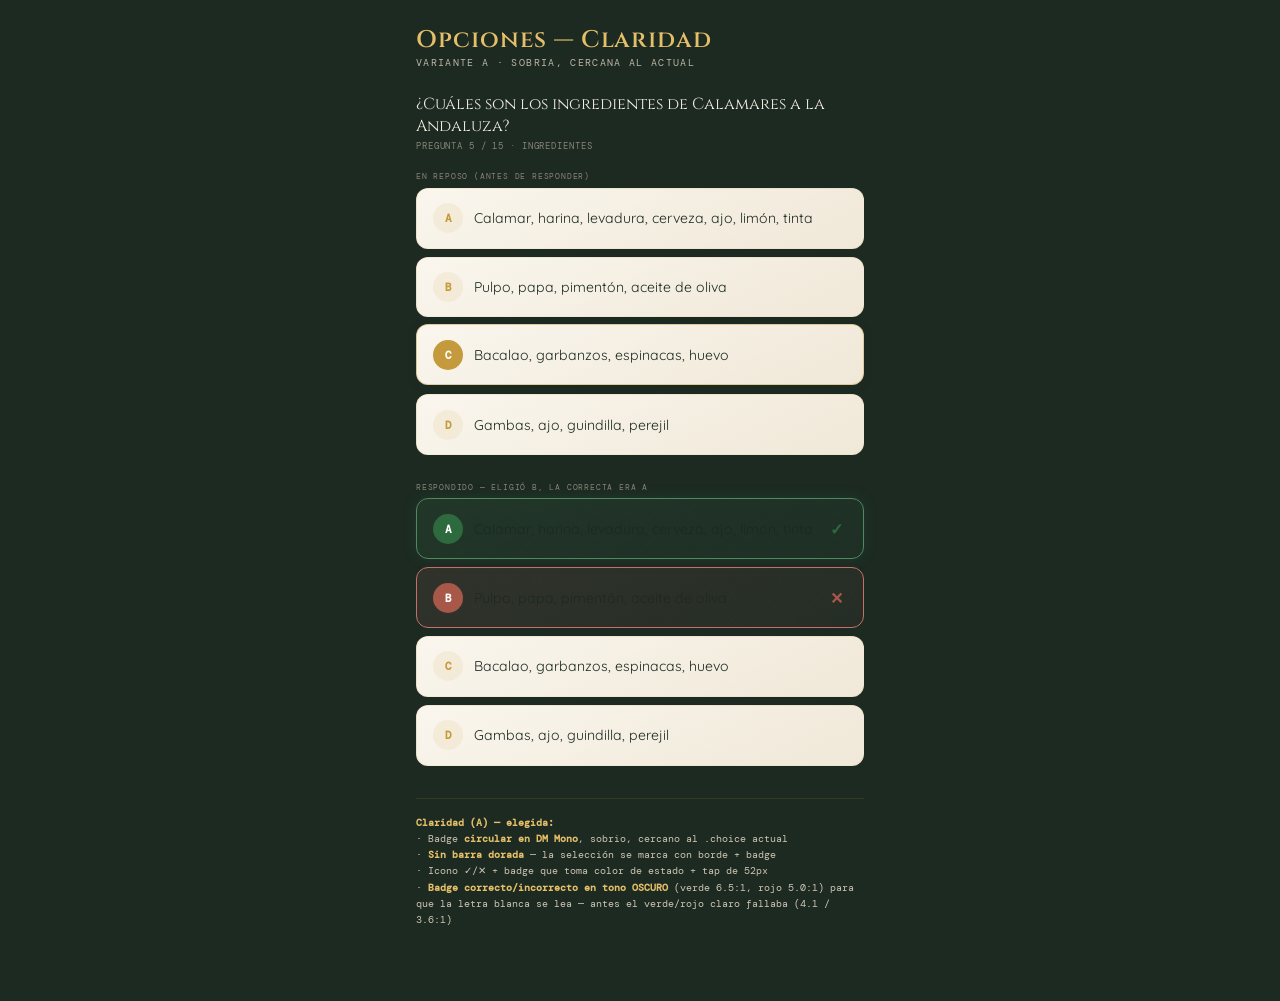
<file: design/components/exam-options-clarity.html>
<!-- @dsCard group="Components" name="Opciones de examen — CLARIDAD (Variante A)" subtitle="Sobria, cercana al actual · 4 estados" -->
<!DOCTYPE html>
<html lang="es">
<head>
<meta charset="UTF-8">
<meta name="viewport" content="width=device-width, initial-scale=1">
<title>Txoko · Opciones — Claridad</title>
<link rel="preconnect" href="https://fonts.googleapis.com">
<link rel="preconnect" href="https://fonts.gstatic.com" crossorigin>
<link href="https://fonts.googleapis.com/css2?family=Cinzel:wght@400;500;600;700&family=Quicksand:wght@300;400;500;600;700&family=DM+Mono:wght@300;400;500&display=swap" rel="stylesheet">
<style>
  :root{
    --ink:#f4ede2; --parchment:#1c2a22;
    --gold:#c49a3c; --gold3:#e4be68;
    --sage:#4d8a5e; --sage-dk:#2d6a3e;   /* badge correcto — 6.48:1 con blanco */
    --rose:#c47068; --rose-dk:#a85848;    /* badge incorrecto — 5.05:1 con blanco */
    --line:rgba(196,154,60,.14);
    --font-sans:'Quicksand',sans-serif; --font-serif:'Cinzel',serif; --font-mono:'DM Mono',monospace;
  }
  *{box-sizing:border-box;margin:0;padding:0}
  body{background:var(--parchment);font-family:var(--font-sans);padding:1.5rem 1rem 4rem;max-width:480px;margin:0 auto}
  h1{font-family:var(--font-serif);font-weight:600;font-size:1.5rem;color:var(--gold3);letter-spacing:.04em}
  .sub{font-family:var(--font-mono);font-size:.6rem;color:#bfb5a3;text-transform:uppercase;letter-spacing:.14em;margin-bottom:1.5rem}
  .q-stem{font-family:var(--font-serif);font-size:1rem;color:var(--ink);margin-bottom:.2rem}
  .q-meta{font-family:var(--font-mono);font-size:.55rem;color:#8a8478;letter-spacing:.1em;text-transform:uppercase;margin-bottom:1rem}
  .recipe{font-family:var(--font-mono);font-size:.6rem;color:#cfc5b3;line-height:1.7;margin:1.5rem 0 .5rem;padding-top:1rem;border-top:1px solid var(--line)}
  .recipe b{color:var(--gold3)}
  .state-label{font-family:var(--font-mono);font-size:.5rem;color:#8a8478;letter-spacing:.1em;text-transform:uppercase;margin:1.2rem 0 .4rem}

  /* ───────── CLARIDAD (Variante A): sobria, badge circular DM Mono, sin barra ───────── */
  .choices{display:flex;flex-direction:column;gap:0}
  .choice{display:flex;align-items:center;gap:.7rem;padding:.9rem 1rem;margin-bottom:.5rem;min-height:52px;
    background:linear-gradient(155deg,#faf6ee,#f0e8d8);border:1.5px solid rgba(196,154,60,.12);
    border-radius:12px;cursor:pointer;transition:all .2s;position:relative;overflow:hidden;
    font-family:var(--font-sans);font-size:.88rem;color:#1c2a22;text-align:left;width:100%}
  .choice::before{content:'';position:absolute;inset:0;pointer-events:none;
    background-image:url("data:image/svg+xml,%3Csvg width='30' height='26' viewBox='0 0 30 26' xmlns='http://www.w3.org/2000/svg'%3E%3Cpolygon points='15,1 29,13 15,25 1,13' fill='none' stroke='rgba(196,154,60,0.025)' stroke-width='0.3'/%3E%3C/svg%3E");
    background-size:30px 26px}
  .choice-ltr{width:30px;height:30px;border-radius:50%;background:rgba(196,154,60,.1);
    display:flex;align-items:center;justify-content:center;font-family:var(--font-mono);
    font-size:.68rem;color:var(--gold);font-weight:700;flex-shrink:0;transition:all .2s;position:relative;z-index:1}
  .choice-txt{flex:1;position:relative;z-index:1}
  .choice-mark{width:22px;flex-shrink:0;font-size:1rem;font-weight:700;text-align:center;opacity:0;transition:opacity .2s;position:relative;z-index:1}

  /* seleccionado: badge dorado, sin barra lateral */
  .choice.sel{border-color:rgba(196,154,60,.45);box-shadow:0 2px 12px rgba(28,42,34,.08);transform:translateY(-1px)}
  .choice.sel .choice-ltr{background:var(--gold);color:#fff}

  /* correcto: fila verde claro, badge VERDE OSCURO → letra blanca nítida + ✓ */
  .choice.correct{border-color:var(--sage);background:linear-gradient(155deg,rgba(77,138,94,.12),rgba(77,138,94,.05));box-shadow:0 0 16px rgba(77,138,94,.14)}
  .choice.correct .choice-ltr{background:var(--sage-dk);color:#fff}
  .choice.correct .choice-mark{opacity:1;color:var(--sage-dk)}

  /* incorrecto: fila roja clara, badge ROJO OSCURO → letra blanca nítida + ✕ */
  .choice.wrong{border-color:var(--rose);background:linear-gradient(155deg,rgba(196,112,104,.12),rgba(196,112,104,.05))}
  .choice.wrong .choice-ltr{background:var(--rose-dk);color:#fff}
  .choice.wrong .choice-mark{opacity:1;color:var(--rose-dk)}
</style>
</head>
<body>
  <h1>Opciones — Claridad</h1>
  <div class="sub">Variante A · sobria, cercana al actual</div>

  <div class="q-stem">¿Cuáles son los ingredientes de Calamares a la Andaluza?</div>
  <div class="q-meta">Pregunta 5 / 15 · Ingredientes</div>

  <div class="state-label">En reposo (antes de responder)</div>
  <div id="resting"></div>

  <div class="state-label">Respondido — eligió B, la correcta era A</div>
  <div id="answered"></div>

  <div class="recipe">
    <b>Claridad (A) — elegida:</b><br>
    · Badge <b>circular en DM Mono</b>, sobrio, cercano al .choice actual<br>
    · <b>Sin barra dorada</b> — la selección se marca con borde + badge<br>
    · Icono ✓/✕ + badge que toma color de estado + tap de 52px<br>
    · <b>Badge correcto/incorrecto en tono OSCURO</b> (verde 6.5:1, rojo 5.0:1)
      para que la letra blanca se lea — antes el verde/rojo claro fallaba (4.1 / 3.6:1)
  </div>

<script>
  const opts=[
    ['A','Calamar, harina, levadura, cerveza, ajo, limón, tinta'],
    ['B','Pulpo, papa, pimentón, aceite de oliva'],
    ['C','Bacalao, garbanzos, espinacas, huevo'],
    ['D','Gambas, ajo, guindilla, perejil']
  ];
  const mark=s=> s==='correct'?'✓' : s==='wrong'?'✕' : '';
  function row([ltr,txt],state){
    return `<button class="choice ${state}"><span class="choice-ltr">${ltr}</span><span class="choice-txt">${txt}</span><span class="choice-mark">${mark(state)}</span></button>`;
  }
  document.getElementById('resting').innerHTML='<div class="choices">'+
    [row(opts[0],''),row(opts[1],''),row(opts[2],'sel'),row(opts[3],'')].join('')+'</div>';
  document.getElementById('answered').innerHTML='<div class="choices">'+
    [row(opts[0],'correct'),row(opts[1],'wrong'),row(opts[2],''),row(opts[3],'')].join('')+'</div>';
</script>
</body>
</html>
</file>
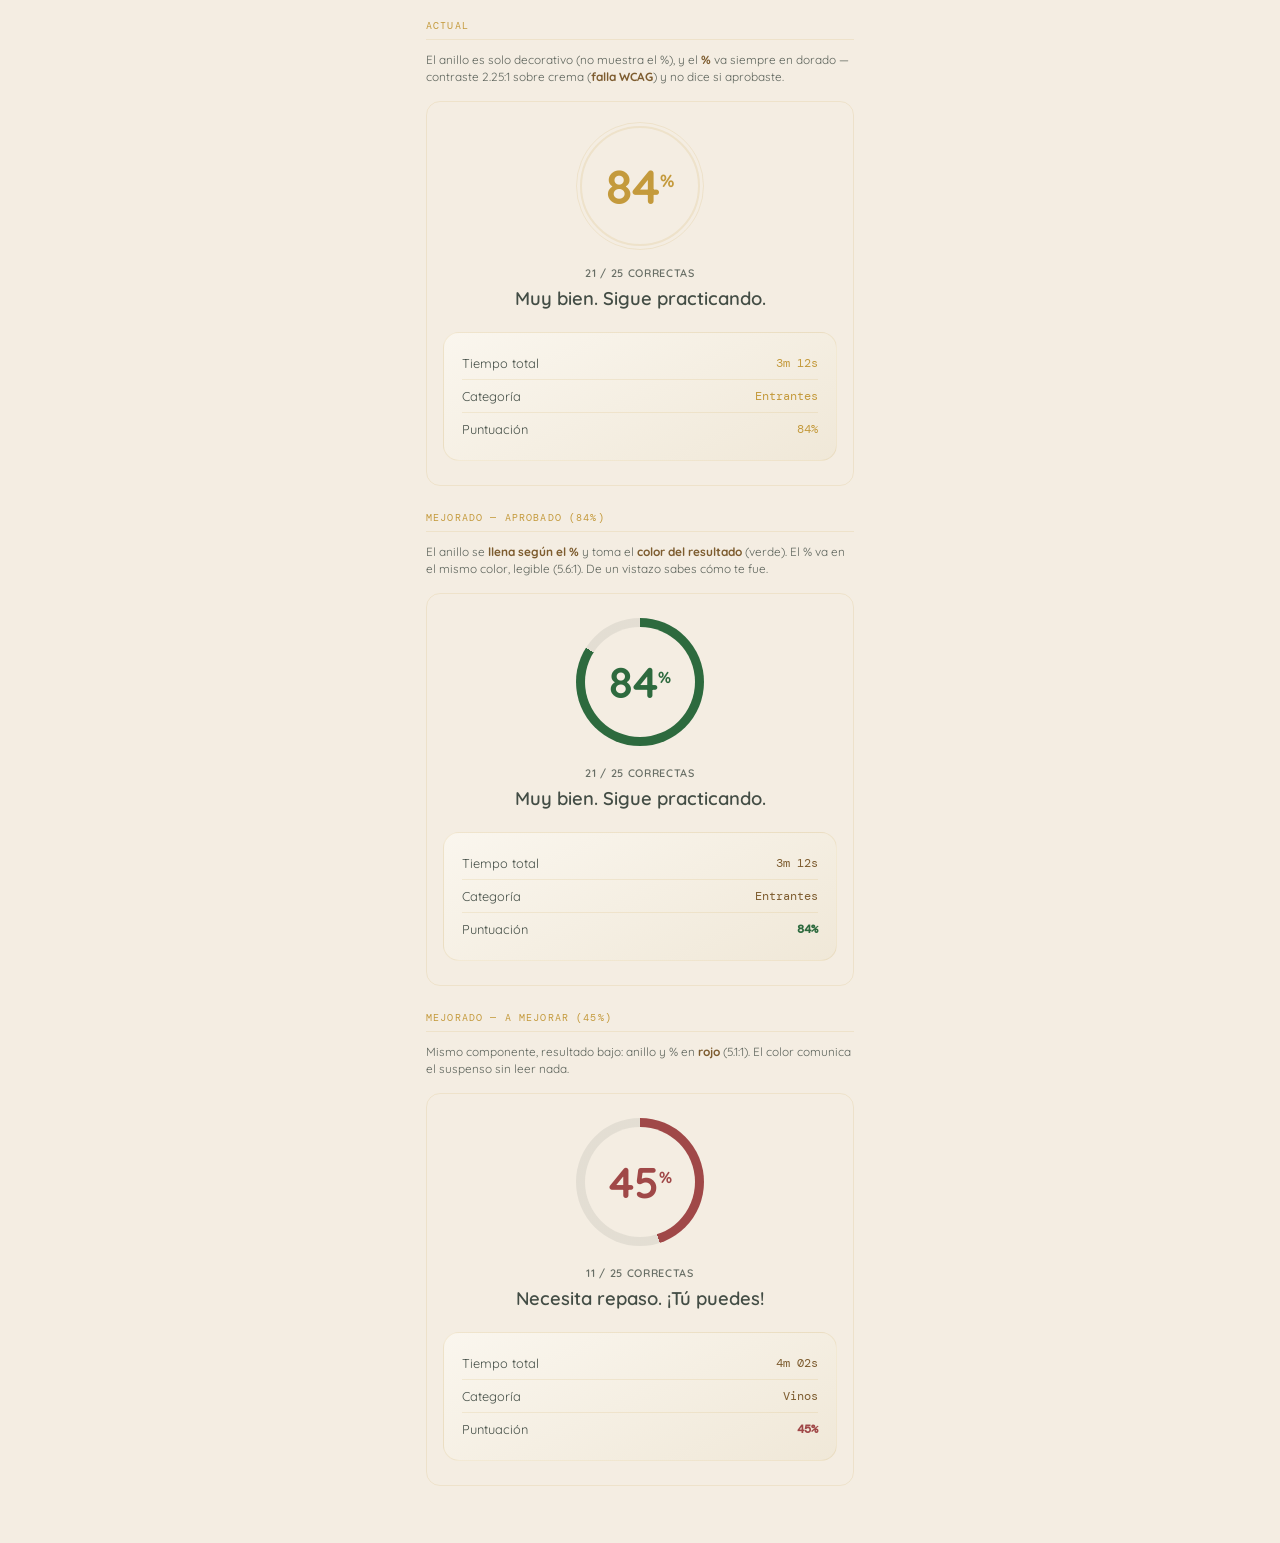
<file: design/components/exam-results.html>
<!-- @dsCard group="Components" name="Pantalla de resultados de examen" subtitle="Anillo de progreso + color de resultado" -->
<!DOCTYPE html>
<html lang="es">
<head>
<meta charset="UTF-8">
<meta name="viewport" content="width=device-width, initial-scale=1">
<title>Txoko · Resultados</title>
<link rel="preconnect" href="https://fonts.googleapis.com">
<link rel="preconnect" href="https://fonts.gstatic.com" crossorigin>
<link href="https://fonts.googleapis.com/css2?family=Cinzel:wght@400;500;600;700&family=Quicksand:wght@300;400;500;600;700&family=DM+Mono:wght@300;400;500&display=swap" rel="stylesheet">
<style>
  :root{ --gold:#c49a3c; --gold-a:rgba(196,154,60,.14); --line:rgba(196,154,60,.14); --parch2:rgba(28,42,34,.82); --parch3:rgba(28,42,34,.65); --r:16px;
    --font-sans:'Quicksand',sans-serif; --font-serif:'Cinzel',serif; --font-mono:'DM Mono',monospace; }
  *{box-sizing:border-box;margin:0;padding:0}
  body{background:#f4ede2;color:#1c2a22;font-family:var(--font-sans);padding:1.2rem 1rem 3rem;max-width:460px;margin:0 auto}
  .tag{font-family:var(--font-mono);font-size:.6rem;color:var(--gold);letter-spacing:.12em;text-transform:uppercase;margin:1.6rem 0 .7rem;padding-bottom:.4rem;border-bottom:1px solid var(--gold-a)}
  .tag:first-child{margin-top:0}
  .blurb{font-size:.74rem;color:rgba(28,42,34,.7);margin-bottom:1rem;line-height:1.45}
  .blurb b{color:#7d5c2f}
  .frame{border:1px solid var(--gold-a);border-radius:14px;padding:1.5rem 1rem;margin-bottom:.6rem;text-align:center}

  .results-sub{font-size:.68rem;font-weight:600;letter-spacing:.06em;text-transform:uppercase;color:var(--parch3);margin-bottom:.4rem}
  .results-msg{font-size:1.15rem;font-weight:600;color:var(--parch2);margin-bottom:1.4rem}
  .results-breakdown{background:linear-gradient(155deg,#faf6ee,#f0e8d8);border:1px solid var(--line);border-radius:var(--r);padding:.9rem 1.1rem;text-align:left}
  .bd-row{display:flex;justify-content:space-between;align-items:center;padding:.5rem 0;border-bottom:1px solid var(--line);font-size:.8rem}
  .bd-row:last-child{border-bottom:none}
  .bd-label{color:var(--parch2)}

  /* ── ACTUAL: anillo decorativo + % dorado + valores dorados ── */
  .v0 .ring{width:120px;height:120px;border-radius:50%;border:2px solid var(--gold-a);display:flex;align-items:center;justify-content:center;margin:0 auto 1.25rem;position:relative}
  .v0 .ring::before{content:'';position:absolute;inset:-6px;border-radius:50%;border:1px solid var(--line)}
  .v0 .pct{font-size:3rem;font-weight:800;color:var(--gold);line-height:1}
  .v0 .pct sup{font-size:1.1rem}
  .v0 .bd-val{font-family:var(--font-mono);font-size:.72rem;color:var(--gold)}

  /* ── MEJORADO: anillo de progreso real con color de resultado ── */
  .vA .ring{width:128px;height:128px;border-radius:50%;display:flex;align-items:center;justify-content:center;margin:0 auto 1.25rem;position:relative;
    background:conic-gradient(var(--sc) calc(var(--p) * 1%), rgba(28,42,34,.08) 0);}
  .vA .ring::before{content:'';position:absolute;inset:9px;border-radius:50%;background:#f4ede2}
  .vA .pct{position:relative;font-size:2.7rem;font-weight:800;color:var(--sc);line-height:1}
  .vA .pct sup{font-size:1rem}
  .vA .bd-val{font-family:var(--font-mono);font-size:.72rem;color:#7d5c2f}
  .vA .bd-val.score{color:var(--sc);font-weight:700}
</style>
</head>
<body>
  <div class="tag">Actual</div>
  <div class="blurb">El anillo es solo decorativo (no muestra el %), y el <b>%</b> va siempre en dorado —
    contraste 2.25:1 sobre crema (<b>falla WCAG</b>) y no dice si aprobaste.</div>
  <div class="frame v0">
    <div class="ring"><div class="pct">84<sup>%</sup></div></div>
    <div class="results-sub">21 / 25 correctas</div>
    <div class="results-msg">Muy bien. Sigue practicando.</div>
    <div class="results-breakdown">
      <div class="bd-row"><span class="bd-label">Tiempo total</span><span class="bd-val">3m 12s</span></div>
      <div class="bd-row"><span class="bd-label">Categoría</span><span class="bd-val">Entrantes</span></div>
      <div class="bd-row"><span class="bd-label">Puntuación</span><span class="bd-val">84%</span></div>
    </div>
  </div>

  <div class="tag">Mejorado — aprobado (84%)</div>
  <div class="blurb">El anillo se <b>llena según el %</b> y toma el <b>color del resultado</b> (verde). El % va en
    el mismo color, legible (5.6:1). De un vistazo sabes cómo te fue.</div>
  <div class="frame vA" style="--sc:#2d6a3e;--p:84">
    <div class="ring"><div class="pct">84<sup>%</sup></div></div>
    <div class="results-sub">21 / 25 correctas</div>
    <div class="results-msg">Muy bien. Sigue practicando.</div>
    <div class="results-breakdown">
      <div class="bd-row"><span class="bd-label">Tiempo total</span><span class="bd-val">3m 12s</span></div>
      <div class="bd-row"><span class="bd-label">Categoría</span><span class="bd-val">Entrantes</span></div>
      <div class="bd-row"><span class="bd-label">Puntuación</span><span class="bd-val score">84%</span></div>
    </div>
  </div>

  <div class="tag">Mejorado — a mejorar (45%)</div>
  <div class="blurb">Mismo componente, resultado bajo: anillo y % en <b>rojo</b> (5.1:1). El color comunica el
    suspenso sin leer nada.</div>
  <div class="frame vA" style="--sc:#a04848;--p:45">
    <div class="ring"><div class="pct">45<sup>%</sup></div></div>
    <div class="results-sub">11 / 25 correctas</div>
    <div class="results-msg">Necesita repaso. ¡Tú puedes!</div>
    <div class="results-breakdown">
      <div class="bd-row"><span class="bd-label">Tiempo total</span><span class="bd-val">4m 02s</span></div>
      <div class="bd-row"><span class="bd-label">Categoría</span><span class="bd-val">Vinos</span></div>
      <div class="bd-row"><span class="bd-label">Puntuación</span><span class="bd-val score">45%</span></div>
    </div>
  </div>
</body>
</html>
</file>
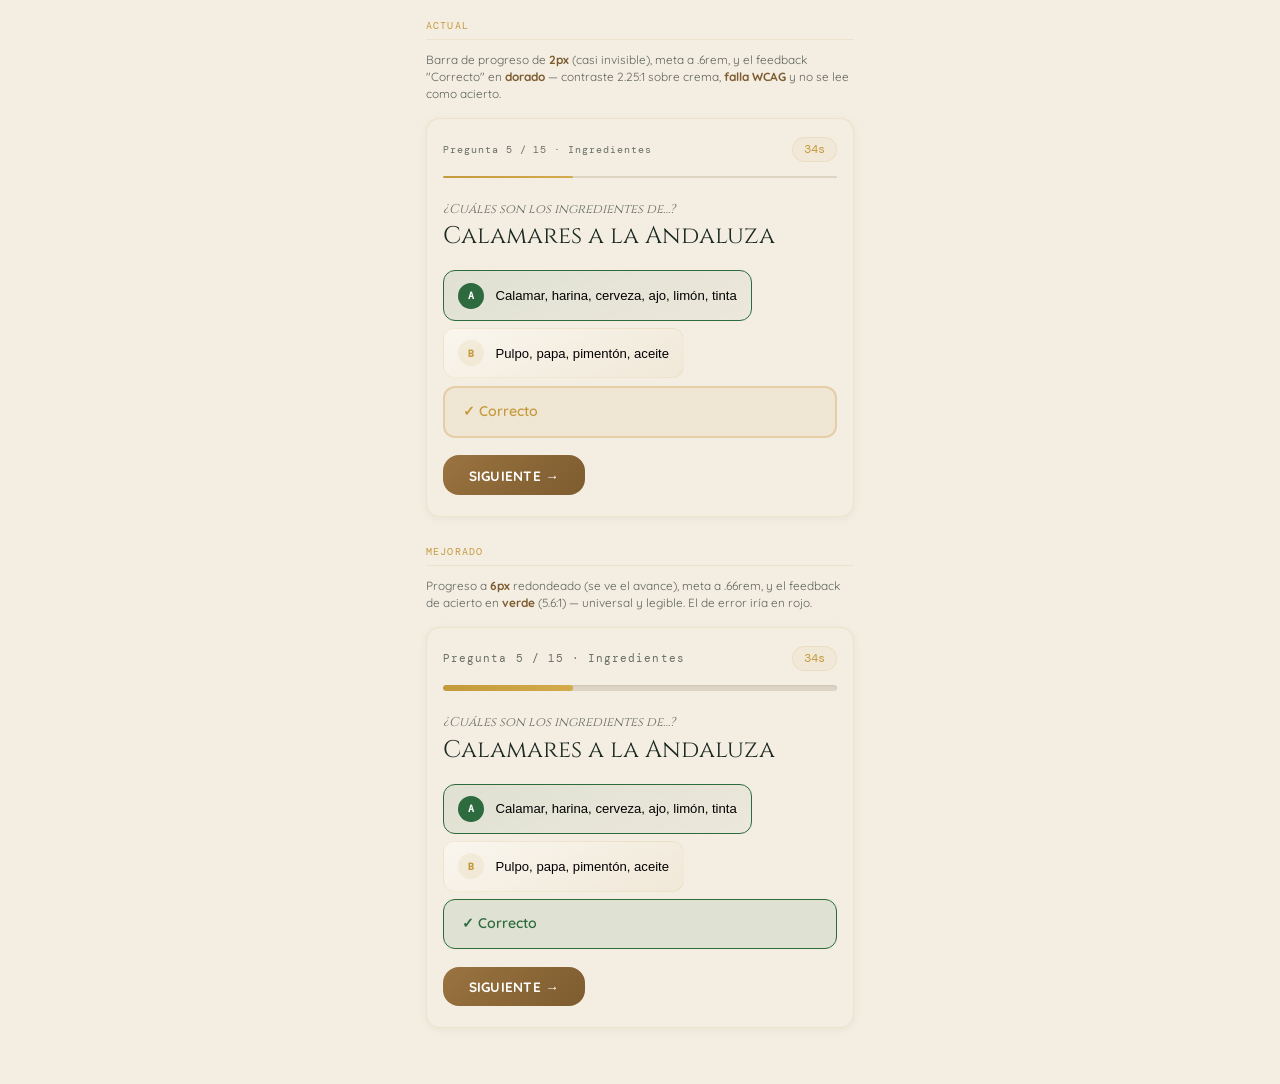
<file: design/components/exam-view.html>
<!-- @dsCard group="Components" name="Vista de examen completa" subtitle="Topbar + progreso + feedback · actual vs mejorado" -->
<!DOCTYPE html>
<html lang="es">
<head>
<meta charset="UTF-8">
<meta name="viewport" content="width=device-width, initial-scale=1">
<title>Txoko · Vista de examen</title>
<link rel="preconnect" href="https://fonts.googleapis.com">
<link rel="preconnect" href="https://fonts.gstatic.com" crossorigin>
<link href="https://fonts.googleapis.com/css2?family=Cinzel:wght@400;500;600;700&family=Quicksand:wght@300;400;500;600;700&family=DM+Mono:wght@300;400;500&display=swap" rel="stylesheet">
<style>
  :root{ --gold:#c49a3c; --gold2:#d4aa4c; --gold3:#e4be68; --gold-a:rgba(196,154,60,.14); --gold-b:rgba(196,154,60,.06);
    --ink3:#ddd4c4; --parch3:rgba(28,42,34,.65); --r2:12px; --r:16px;
    --font-sans:'Quicksand',sans-serif; --font-serif:'Cinzel',serif; --font-mono:'DM Mono',monospace; }
  *{box-sizing:border-box;margin:0;padding:0}
  /* fondo claro real del examen (#screenApp) */
  body{background:#f4ede2;color:#1c2a22;font-family:var(--font-sans);padding:1.2rem 1rem 3rem;max-width:460px;margin:0 auto}
  .tag{font-family:var(--font-mono);font-size:.6rem;color:var(--gold);letter-spacing:.12em;text-transform:uppercase;margin:1.8rem 0 .7rem;padding-bottom:.4rem;border-bottom:1px solid var(--gold-a)}
  .tag:first-child{margin-top:0}
  .blurb{font-size:.74rem;color:rgba(28,42,34,.7);margin-bottom:1rem;line-height:1.45}
  .blurb b{color:#7d5c2f}
  .frame{background:#f4ede2;border:1px solid var(--gold-a);border-radius:14px;padding:1.1rem 1rem 1.3rem;margin-bottom:.5rem;box-shadow:0 2px 10px rgba(28,42,34,.05)}

  .exam-topbar{display:flex;align-items:center;justify-content:space-between;margin-bottom:.9rem}
  .exam-meta{font-family:var(--font-mono);color:var(--parch3);letter-spacing:.1em}
  .exam-timer{font-family:var(--font-mono);font-size:.75rem;color:var(--gold);background:var(--gold-b);border:1px solid var(--gold-a);border-radius:20px;padding:.22rem .7rem}
  .exam-track-fill{height:100%;background:linear-gradient(90deg,var(--gold),var(--gold2));border-radius:inherit;width:33%}
  .exam-q-label{font-size:.8rem;font-style:italic;font-family:var(--font-serif);color:var(--parch3);margin-bottom:.3rem}
  .exam-dish-title{font-family:var(--font-serif);font-size:1.5rem;font-weight:400;color:#1c2a22;margin-bottom:1.2rem;line-height:1.2}
  .exam-feedback{border-radius:var(--r2);padding:.85rem 1.1rem;font-size:.88rem;line-height:1.5;font-weight:600;margin-bottom:1.1rem}
  .btn-next{background:linear-gradient(135deg,#9a7340,#7d5c2f);color:#fff;border:none;border-radius:var(--r);padding:.7rem 1.6rem;font-family:var(--font-sans);font-weight:700;font-size:.85rem;text-transform:uppercase;letter-spacing:.02em}

  /* mini choice (ya en producción, Claridad) */
  .choice{display:flex;align-items:center;gap:.7rem;padding:.7rem .9rem;margin-bottom:.45rem;min-height:46px;
    background:linear-gradient(155deg,#faf6ee,#f0e8d8);border:1.5px solid rgba(196,154,60,.12);border-radius:12px;font-size:.82rem;text-align:left}
  .choice-ltr{width:26px;height:26px;border-radius:50%;background:rgba(196,154,60,.1);display:flex;align-items:center;justify-content:center;font-family:var(--font-mono);font-size:.62rem;color:var(--gold);font-weight:700;flex-shrink:0}
  .choice-txt{flex:1;min-width:0}
  .choice.correct{border-color:#2d6a3e;background:linear-gradient(155deg,rgba(77,138,94,.12),rgba(77,138,94,.05))}
  .choice.correct .choice-ltr{background:#2d6a3e;color:#fff}

  /* ACTUAL */
  .v0 .exam-meta{font-size:.6rem}
  .v0 .exam-track{height:2px;background:var(--ink3);border-radius:1px;margin-bottom:1.4rem;overflow:hidden}
  .v0 .exam-feedback{background:rgba(196,154,60,.08);border:2px solid rgba(196,154,60,.3);color:var(--gold)}

  /* MEJORADO */
  .vA .exam-meta{font-size:.66rem}
  .vA .exam-track{height:6px;background:var(--ink3);border-radius:3px;margin-bottom:1.4rem;overflow:hidden;box-shadow:inset 0 1px 2px rgba(28,42,34,.08)}
  .vA .exam-feedback{background:rgba(77,138,94,.12);border:1.5px solid #2d6a3e;color:#2d6a3e}
</style>
</head>
<body>
  <div class="tag">Actual</div>
  <div class="blurb">Barra de progreso de <b>2px</b> (casi invisible), meta a .6rem, y el feedback
    "Correcto" en <b>dorado</b> — contraste 2.25:1 sobre crema, <b>falla WCAG</b> y no se lee como acierto.</div>
  <div class="frame v0">
    <div class="exam-topbar"><span class="exam-meta">Pregunta 5 / 15 · Ingredientes</span><span class="exam-timer">34s</span></div>
    <div class="exam-track"><div class="exam-track-fill"></div></div>
    <div class="exam-q-label">¿Cuáles son los ingredientes de…?</div>
    <div class="exam-dish-title">Calamares a la Andaluza</div>
    <button class="choice correct"><span class="choice-ltr">A</span><span class="choice-txt">Calamar, harina, cerveza, ajo, limón, tinta</span></button>
    <button class="choice"><span class="choice-ltr">B</span><span class="choice-txt">Pulpo, papa, pimentón, aceite</span></button>
    <div class="exam-feedback">✓ Correcto</div>
    <button class="btn-next">Siguiente →</button>
  </div>

  <div class="tag">Mejorado</div>
  <div class="blurb">Progreso a <b>6px</b> redondeado (se ve el avance), meta a .66rem, y el feedback
    de acierto en <b>verde</b> (5.6:1) — universal y legible. El de error iría en rojo.</div>
  <div class="frame vA">
    <div class="exam-topbar"><span class="exam-meta">Pregunta 5 / 15 · Ingredientes</span><span class="exam-timer">34s</span></div>
    <div class="exam-track"><div class="exam-track-fill"></div></div>
    <div class="exam-q-label">¿Cuáles son los ingredientes de…?</div>
    <div class="exam-dish-title">Calamares a la Andaluza</div>
    <button class="choice correct"><span class="choice-ltr">A</span><span class="choice-txt">Calamar, harina, cerveza, ajo, limón, tinta</span></button>
    <button class="choice"><span class="choice-ltr">B</span><span class="choice-txt">Pulpo, papa, pimentón, aceite</span></button>
    <div class="exam-feedback">✓ Correcto</div>
    <button class="btn-next">Siguiente →</button>
  </div>
</body>
</html>
</file>
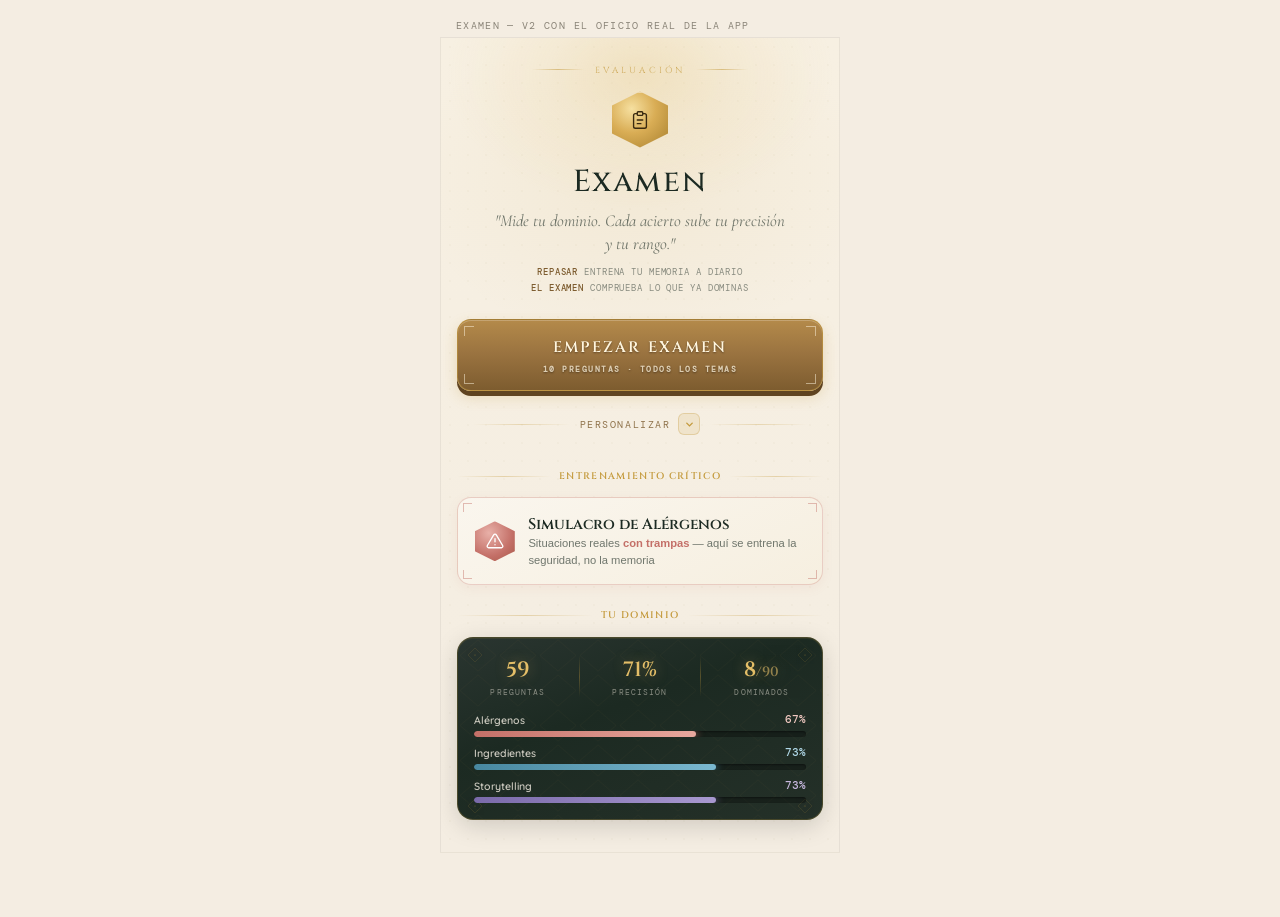
<file: design/components/examen-simple.html>
<!-- @dsCard group="Screens" name="Examen simplificado v2" subtitle="Una acción principal con el oficio TUNIC real de la app" -->
<!DOCTYPE html>
<html lang="es">
<head>
<meta charset="UTF-8">
<meta name="viewport" content="width=device-width, initial-scale=1">
<title>Txoko · Examen v2</title>
<link rel="preconnect" href="https://fonts.googleapis.com">
<link rel="preconnect" href="https://fonts.gstatic.com" crossorigin>
<link href="https://fonts.googleapis.com/css2?family=Cinzel:wght@400;500;600;700&family=Cormorant+Garamond:ital@0;1&family=Quicksand:wght@300;400;500;600;700&family=DM+Mono:wght@300;400;500&display=swap" rel="stylesheet">
<style>
  :root{ --gold:#c49a3c; --gold3:#e4be68; --gold-deep:#7d5c2f; --ink:#1c2a22; --paper:#faf6ee;
    --line:rgba(196,154,60,.16); --line2:rgba(196,154,60,.3); --rose:#c47068; }
  *{box-sizing:border-box;margin:0;padding:0}
  body{background:#f4ede2;color:var(--ink);font-family:'Quicksand',sans-serif;margin:0;padding:1.2rem 0 4rem}
  .note{padding:0 1rem .3rem;font-family:'DM Mono',monospace;font-size:.6rem;color:#8a8478;letter-spacing:.14em;text-transform:uppercase;max-width:400px;margin:0 auto}
  .frame{max-width:400px;margin:0 auto;border:1px solid rgba(0,0,0,.06);overflow:hidden;position:relative;
    background:
      radial-gradient(circle at 50% 50%, rgba(154,115,64,.035) 1px, transparent 1.4px) 0 0/18px 18px,
      linear-gradient(180deg,#f7f0e2 0%,#f4ede2 100%);
    padding:1.6rem 1rem 2rem}
  /* aura dorada real de la pantalla de examen */
  .frame::before{content:'';position:absolute;inset:-8px -14px 55% -14px;pointer-events:none;
    background:
      radial-gradient(ellipse 70% 55% at 50% 12%, rgba(228,196,122,.30) 0%, rgba(228,196,122,.12) 30%, rgba(228,196,122,0) 65%),
      radial-gradient(ellipse 90% 75% at 50% 40%, rgba(196,154,60,.08) 0%, rgba(196,154,60,0) 60%)}

  /* corona + medallón hexagonal (los reales) */
  .crown{display:flex;align-items:center;gap:.7rem;justify-content:center;margin-bottom:1rem;position:relative}
  .crown::before,.crown::after{content:'';width:52px;height:1px;background:linear-gradient(90deg,transparent,rgba(196,154,60,.55),transparent)}
  .crown span{font-family:'Cinzel',serif;font-size:.55rem;letter-spacing:.35em;color:var(--gold);opacity:.75}
  .medal-wrap{display:flex;justify-content:center;margin-bottom:.85rem;position:relative}
  .medal{width:56px;height:56px;clip-path:polygon(50% 0%,100% 25%,100% 75%,50% 100%,0% 75%,0% 25%);
    background:radial-gradient(circle at 35% 30%, #f6e0a0 0%, #d9ad55 45%, #a8802f 100%);
    display:flex;align-items:center;justify-content:center;color:#3a2a10;
    box-shadow:0 0 0 1px rgba(196,154,60,.35),0 0 22px rgba(228,196,122,.45),inset 0 1px 0 rgba(255,255,255,.45)}
  .medal svg{width:22px;height:22px;stroke:#3a2a10}
  .medal-wrap::after{content:'';position:absolute;top:50%;left:50%;width:110px;height:110px;transform:translate(-50%,-50%);
    background:radial-gradient(circle,rgba(228,196,122,.35) 0%,transparent 65%);pointer-events:none;z-index:-1}

  h1{font-family:'Cinzel',serif;font-size:1.9rem;font-weight:500;text-align:center;color:var(--ink);letter-spacing:.05em;position:relative}
  .sub{font-family:'Cormorant Garamond',serif;font-style:italic;font-size:1.05rem;color:rgba(28,42,34,.62);text-align:center;margin:.4rem auto .25rem;max-width:300px;line-height:1.4;position:relative}
  .orient{font-family:'DM Mono',monospace;font-size:.55rem;letter-spacing:.1em;color:rgba(28,42,34,.5);
    text-align:center;margin:.6rem auto 1.4rem;max-width:330px;line-height:1.8;text-transform:uppercase;position:relative}
  .orient b{color:var(--gold-deep);font-weight:500}

  /* ── BOTÓN PRINCIPAL: el btn-start real (relieve, brillo, sello) ── */
  .primary{position:relative;overflow:hidden;cursor:pointer;display:block;width:100%;
    background:linear-gradient(180deg,#b48a4a 0%,#9a7340 48%,var(--gold-deep) 100%);
    color:#fff6df;border:1px solid rgba(196,154,60,.55);border-radius:14px;
    padding:1.05rem 1.2rem .95rem;text-align:center;
    font-family:'Cinzel',serif;font-weight:600;letter-spacing:.16em;text-transform:uppercase;
    text-shadow:0 1px 2px rgba(30,20,10,.45);
    box-shadow:0 5px 0 #5f4320,0 6px 14px rgba(196,154,60,.28),inset 0 1px 0 rgba(255,255,255,.22)}
  .primary .tt{font-size:.95rem;display:block}
  .primary .ss{display:block;font-family:'DM Mono',monospace;font-size:.52rem;letter-spacing:.18em;color:rgba(255,246,223,.75);margin-top:.35rem;text-transform:uppercase}
  .primary::after{content:'';position:absolute;top:0;bottom:0;left:-70%;width:40%;transform:skewX(-20deg);
    background:linear-gradient(90deg,transparent,rgba(255,255,255,.28),transparent);animation:shine 3.2s ease-in-out infinite}
  @keyframes shine{0%,60%{left:-70%}100%{left:130%}}
  .primary .corner{position:absolute;width:10px;height:10px;border:1.5px solid rgba(255,246,223,.5)}
  .primary .c1{top:6px;left:6px;border-right:none;border-bottom:none}
  .primary .c2{top:6px;right:6px;border-left:none;border-bottom:none}
  .primary .c3{bottom:6px;left:6px;border-right:none;border-top:none}
  .primary .c4{bottom:6px;right:6px;border-left:none;border-top:none}

  /* personalizar: pergamino con sello de lacre en chip */
  .custom{display:flex;align-items:center;justify-content:center;gap:.6rem;width:100%;min-height:46px;padding:.7rem 1rem;
    margin:.65rem 0 1.4rem;border:none;background:transparent;cursor:pointer;
    font-family:'DM Mono',monospace;font-size:.6rem;letter-spacing:.16em;text-transform:uppercase;color:rgba(125,92,47,.85)}
  .custom::before,.custom::after{content:'';flex:1;height:1px;background:linear-gradient(90deg,transparent,rgba(196,154,60,.3),transparent)}
  .custom .lbl{display:inline-flex;align-items:center;gap:.5rem}
  .custom .chev{display:inline-flex;width:22px;height:22px;border-radius:6px;align-items:center;justify-content:center;
    background:rgba(196,154,60,.13);border:1px solid rgba(196,154,60,.3)}
  .custom .chev svg{width:11px;height:11px;stroke:var(--gold)}

  /* divisor dorado con gema (el gilded divider real) */
  .gdiv{display:flex;align-items:center;justify-content:center;margin:.4rem 0 .9rem;position:relative}
  .gdiv::before,.gdiv::after{content:'';flex:1;height:1px;background:linear-gradient(90deg,transparent,rgba(196,154,60,.35),transparent)}
  .gdiv .gem{width:9px;height:9px;transform:rotate(45deg);margin:0 .7rem;
    background:linear-gradient(135deg,#e4be68,#c49a3c);box-shadow:0 0 8px rgba(228,190,104,.5)}
  .gdiv-label{font-family:'Cinzel',serif;font-size:.6rem;font-weight:600;letter-spacing:.14em;text-transform:uppercase;color:var(--gold);margin:0 .5rem}

  /* simulacro: tarjeta pergamino con esquinas grabadas y acento de alerta */
  .drill{position:relative;display:flex;align-items:center;gap:.85rem;width:100%;min-height:66px;padding:1rem 1.05rem;
    margin-bottom:1.5rem;border:1px solid rgba(196,112,104,.3);border-radius:14px;cursor:pointer;text-align:left;
    background:linear-gradient(155deg,#faf6ee,#f6efe0);box-shadow:0 3px 12px rgba(196,112,104,.08)}
  .drill .corner{position:absolute;width:9px;height:9px;border:1.2px solid rgba(196,112,104,.45)}
  .drill .c1{top:5px;left:5px;border-right:none;border-bottom:none}
  .drill .c2{top:5px;right:5px;border-left:none;border-bottom:none}
  .drill .c3{bottom:5px;left:5px;border-right:none;border-top:none}
  .drill .c4{bottom:5px;right:5px;border-left:none;border-top:none}
  .drill .hex{width:40px;height:40px;flex-shrink:0;clip-path:polygon(50% 0%,100% 25%,100% 75%,50% 100%,0% 75%,0% 25%);
    background:radial-gradient(circle at 35% 30%, #e8b0a8 0%, #c47068 60%, #a85848 100%);
    display:flex;align-items:center;justify-content:center;box-shadow:inset 0 1px 0 rgba(255,255,255,.4)}
  .drill .hex svg{width:18px;height:18px;stroke:#fff}
  .drill .tt{font-family:'Cinzel',serif;font-weight:600;font-size:.95rem;color:var(--ink)}
  .drill .ss{font-size:.7rem;color:rgba(28,42,34,.62);margin-top:.2rem;line-height:1.4}
  .drill .ss b{color:var(--rose);font-weight:600}

  /* dominio: panel oscuro con runas de esquina (el de Tu Progreso) */
  .prog{position:relative;overflow:hidden;border-radius:16px;padding:1.15rem 1rem 1rem;
    background:linear-gradient(160deg,#2a3530 0%,#1c2a22 40%,#243028 100%);
    border:1.5px solid rgba(196,154,60,.25);
    box-shadow:0 6px 24px rgba(0,0,0,.15),inset 0 1px 0 rgba(196,154,60,.1)}
  .prog::before{content:'';position:absolute;inset:0;pointer-events:none;
    background-image:url("data:image/svg+xml,%3Csvg width='40' height='35' viewBox='0 0 40 35' xmlns='http://www.w3.org/2000/svg'%3E%3Cpolygon points='20,2 38,17.5 20,33 2,17.5' fill='none' stroke='rgba(196,154,60,0.07)' stroke-width='0.5'/%3E%3C/svg%3E")}
  .rune{position:absolute;width:14px;height:14px;opacity:.4}
  .rune svg{width:14px;height:14px}
  .r1{top:8px;left:10px}.r2{top:8px;right:10px}.r3{bottom:8px;left:10px}.r4{bottom:8px;right:10px}
  .prog-stats{display:flex;justify-content:space-around;align-items:flex-start;margin-bottom:1rem;position:relative}
  .prog-stats .sep{width:1px;align-self:stretch;background:linear-gradient(180deg,transparent,rgba(196,154,60,.35),transparent)}
  .prog-stats .n{font-family:'Cinzel',serif;font-size:1.3rem;font-weight:600;color:#e4be68;text-align:center;text-shadow:0 0 14px rgba(228,190,104,.35)}
  .prog-stats .l{font-family:'DM Mono',monospace;font-size:.5rem;letter-spacing:.14em;color:rgba(244,237,226,.5);text-transform:uppercase;text-align:center;margin-top:.2rem}
  .bar{margin-bottom:.55rem;position:relative}
  .bar .h{display:flex;justify-content:space-between;font-size:.66rem;font-weight:600;color:rgba(244,237,226,.8);margin-bottom:.25rem}
  .bar .h b{font-family:'DM Mono',monospace;font-weight:500}
  .bar .t{height:6px;border-radius:3px;background:rgba(0,0,0,.3);overflow:hidden;box-shadow:inset 0 1px 2px rgba(0,0,0,.4)}
  .bar .f{height:100%;border-radius:3px;box-shadow:0 0 8px currentColor}
</style>
</head>
<body>
  <div class="note">Examen — v2 con el oficio real de la app</div>

  <div class="frame">
    <div class="crown"><span>EVALUACIÓN</span></div>
    <div class="medal-wrap"><div class="medal"><svg viewBox="0 0 24 24" fill="none" stroke-width="1.5" stroke-linecap="round" stroke-linejoin="round"><path d="M9 5H7a2 2 0 00-2 2v12a2 2 0 002 2h10a2 2 0 002-2V7a2 2 0 00-2-2h-2"/><rect x="9" y="3" width="6" height="4" rx="1"/><path d="M9 12h6M9 16h4"/></svg></div></div>
    <h1>Examen</h1>
    <div class="sub">"Mide tu dominio. Cada acierto sube tu precisión y tu rango."</div>
    <div class="orient"><b>Repasar</b> entrena tu memoria a diario<br><b>El examen</b> comprueba lo que ya dominas</div>

    <button class="primary">
      <span class="corner c1"></span><span class="corner c2"></span><span class="corner c3"></span><span class="corner c4"></span>
      <span class="tt">Empezar examen</span>
      <span class="ss">10 preguntas · todos los temas</span>
    </button>

    <button class="custom"><span class="lbl">Personalizar
      <span class="chev"><svg viewBox="0 0 24 24" fill="none" stroke-width="3" stroke-linecap="round"><path d="M6 9l6 6 6-6"/></svg></span></span>
    </button>

    <div class="gdiv"><span class="gdiv-label">Entrenamiento crítico</span></div>
    <button class="drill">
      <span class="corner c1"></span><span class="corner c2"></span><span class="corner c3"></span><span class="corner c4"></span>
      <span class="hex"><svg viewBox="0 0 24 24" fill="none" stroke-width="1.8" stroke-linecap="round" stroke-linejoin="round"><path d="M10.29 3.86L1.82 18a2 2 0 001.71 3h16.94a2 2 0 001.71-3L13.71 3.86a2 2 0 00-3.42 0z"/><line x1="12" y1="9" x2="12" y2="13"/><line x1="12" y1="17" x2="12.01" y2="17"/></svg></span>
      <span style="flex:1"><span class="tt">Simulacro de Alérgenos</span><br>
      <span class="ss">Situaciones reales <b>con trampas</b> — aquí se entrena la seguridad, no la memoria</span></span>
    </button>

    <div class="gdiv"><span class="gdiv-label">Tu dominio</span></div>
    <div class="prog">
      <span class="rune r1"><svg viewBox="0 0 16 16"><polygon points="8,0 16,8 8,16 0,8" fill="none" stroke="rgba(196,154,60,.6)" stroke-width=".6"/><circle cx="8" cy="8" r="1" fill="rgba(196,154,60,.5)"/></svg></span>
      <span class="rune r2"><svg viewBox="0 0 16 16"><polygon points="8,0 16,8 8,16 0,8" fill="none" stroke="rgba(196,154,60,.6)" stroke-width=".6"/><circle cx="8" cy="8" r="1" fill="rgba(196,154,60,.5)"/></svg></span>
      <span class="rune r3"><svg viewBox="0 0 16 16"><polygon points="8,0 16,8 8,16 0,8" fill="none" stroke="rgba(196,154,60,.6)" stroke-width=".6"/><circle cx="8" cy="8" r="1" fill="rgba(196,154,60,.5)"/></svg></span>
      <span class="rune r4"><svg viewBox="0 0 16 16"><polygon points="8,0 16,8 8,16 0,8" fill="none" stroke="rgba(196,154,60,.6)" stroke-width=".6"/><circle cx="8" cy="8" r="1" fill="rgba(196,154,60,.5)"/></svg></span>
      <div class="prog-stats">
        <div><div class="n">59</div><div class="l">Preguntas</div></div>
        <div class="sep"></div>
        <div><div class="n">71%</div><div class="l">Precisión</div></div>
        <div class="sep"></div>
        <div><div class="n">8<span style="font-size:.65em;opacity:.6">/90</span></div><div class="l">Dominados</div></div>
      </div>
      <div class="bar"><div class="h"><span>Alérgenos</span><b style="color:#f0c8c0">67%</b></div><div class="t"><div class="f" style="width:67%;background:linear-gradient(90deg,#c47068,#e8a89e);color:#c47068"></div></div></div>
      <div class="bar"><div class="h"><span>Ingredientes</span><b style="color:#b0d8e8">73%</b></div><div class="t"><div class="f" style="width:73%;background:linear-gradient(90deg,#4888a0,#7ab8d0);color:#4888a0"></div></div></div>
      <div class="bar" style="margin-bottom:0"><div class="h"><span>Storytelling</span><b style="color:#c8b8e0">73%</b></div><div class="t"><div class="f" style="width:73%;background:linear-gradient(90deg,#7a6aaa,#a898d0);color:#7a6aaa"></div></div></div>
    </div>
  </div>
</body>
</html>
</file>
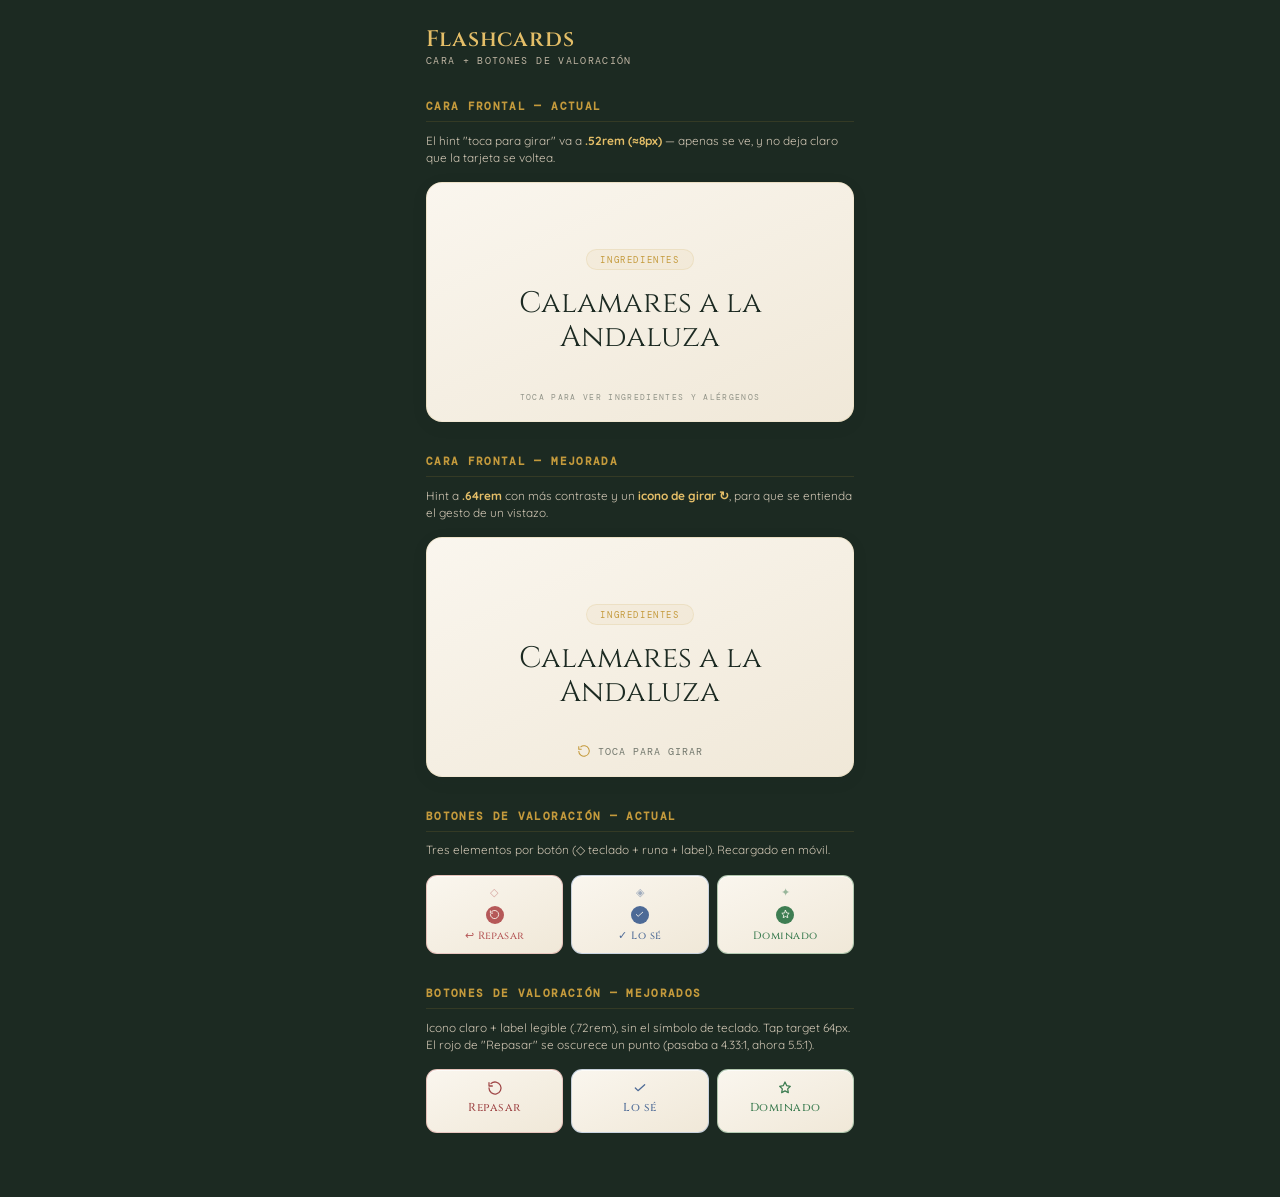
<file: design/components/flashcards.html>
<!-- @dsCard group="Components" name="Flashcards (.fc-*)" subtitle="Cara + botones de valoración · actual vs mejorado" -->
<!DOCTYPE html>
<html lang="es">
<head>
<meta charset="UTF-8">
<meta name="viewport" content="width=device-width, initial-scale=1">
<title>Txoko · Flashcards</title>
<link rel="preconnect" href="https://fonts.googleapis.com">
<link rel="preconnect" href="https://fonts.gstatic.com" crossorigin>
<link href="https://fonts.googleapis.com/css2?family=Cinzel:wght@400;500;600;700&family=Quicksand:wght@300;400;500;600;700&family=DM+Mono:wght@300;400;500&display=swap" rel="stylesheet">
<style>
  :root{
    --ink:#f4ede2; --parchment:#1c2a22; --parch2:rgba(28,42,34,.82); --parch4:rgba(28,42,34,.45);
    --gold:#c49a3c; --gold3:#e4be68; --gold-a:rgba(196,154,60,.14); --gold-b:rgba(196,154,60,.06);
    --line:rgba(196,154,60,.14); --font-sans:'Quicksand',sans-serif; --font-serif:'Cinzel',serif; --font-mono:'DM Mono',monospace;
  }
  *{box-sizing:border-box;margin:0;padding:0}
  body{background:var(--parchment);font-family:var(--font-sans);padding:1.5rem 1rem 4rem;max-width:460px;margin:0 auto}
  h1{font-family:var(--font-serif);font-weight:600;font-size:1.4rem;color:var(--gold3);letter-spacing:.04em}
  .sub{font-family:var(--font-mono);font-size:.6rem;color:#bfb5a3;text-transform:uppercase;letter-spacing:.14em;margin-bottom:1.5rem}
  h2{font-family:var(--font-mono);font-size:.7rem;color:var(--gold);letter-spacing:.12em;text-transform:uppercase;margin:2rem 0 .6rem;padding-bottom:.5rem;border-bottom:1px solid var(--line)}
  .blurb{font-size:.74rem;color:#cfc5b3;margin-bottom:1rem;line-height:1.45}
  .blurb b{color:var(--gold3)}

  /* cara de flashcard (front) */
  .fc-face{position:relative;background:linear-gradient(155deg,#faf6ee,#f0e8d8);
    border:1.5px solid rgba(196,154,60,.15);border-radius:16px;
    padding:1.8rem 1.2rem;display:flex;flex-direction:column;align-items:center;justify-content:center;
    min-height:240px;box-shadow:0 4px 16px rgba(28,42,34,.08);margin-bottom:.6rem}
  .fc-topic-chip{font-family:var(--font-mono);font-size:.56rem;letter-spacing:.18em;text-transform:uppercase;
    color:var(--gold);border:1px solid var(--gold-a);border-radius:20px;padding:.22rem .85rem;margin-bottom:1rem;background:var(--gold-b)}
  .fc-dish{font-family:var(--font-serif);font-size:1.85rem;font-weight:400;color:var(--parchment);line-height:1.15;text-align:center}

  /* hint actual */
  .hint0{position:absolute;bottom:1.1rem;font-family:var(--font-mono);font-size:.52rem;letter-spacing:.16em;color:var(--parch4);text-transform:uppercase}
  /* hint mejorado: más grande + icono girar */
  .hintA{position:absolute;bottom:1.1rem;display:flex;align-items:center;gap:.4rem;
    font-family:var(--font-mono);font-size:.64rem;letter-spacing:.1em;color:rgba(28,42,34,.6);text-transform:uppercase}
  .hintA svg{width:14px;height:14px;stroke:var(--gold);fill:none;stroke-width:1.8}

  /* botones de valoración */
  .fc-rating{display:flex;gap:.5rem;margin-top:.4rem}
  .fc-rate-btn{flex:1;min-width:0;padding:.6rem .4rem;border-radius:11px;cursor:pointer;
    font-family:var(--font-serif);font-weight:500;letter-spacing:.04em;border:1.5px solid;
    background:linear-gradient(155deg,#faf6ee,#f0e8d8);display:flex;flex-direction:column;align-items:center;gap:.35rem;
    box-shadow:0 2px 0 rgba(28,42,34,.08),inset 0 1px 0 rgba(255,255,255,.7)}
  .fc-rate-btn svg{width:16px;height:16px;stroke:currentColor;fill:none;stroke-width:1.9;stroke-linecap:round;stroke-linejoin:round}

  /* actual: 3 elementos (kbd ◇ + rune + label .7rem) */
  .v0 .fc-rate-btn{font-size:.7rem;min-height:62px}
  .v0 .kbd{font-size:.7rem;opacity:.5}
  .v0 .rune{width:18px;height:18px;display:flex;align-items:center;justify-content:center;border-radius:50%;background:currentColor}
  .v0 .rune svg{width:11px;height:11px;stroke:#faf6ee}
  .v0 .lbl{font-size:.66rem}

  /* mejorado: icono claro + label legible, sin el kbd, tap 64px, rojo con contraste */
  .vA .fc-rate-btn{font-size:.78rem;min-height:64px;gap:.3rem}
  .vA .lbl{font-size:.72rem}

  .again{color:#b55858;border-color:rgba(201,112,112,.35)}
  .ok{color:#4d6a96;border-color:rgba(112,149,200,.35)}
  .good{color:#3e7d52;border-color:rgba(77,138,94,.4)}
  .vA .again{color:#a04848}  /* corregido: 5.5:1 (antes 4.33, fallaba) */
</style>
</head>
<body>
  <h1>Flashcards</h1>
  <div class="sub">cara + botones de valoración</div>

  <h2>Cara frontal — actual</h2>
  <div class="blurb">El hint "toca para girar" va a <b>.52rem (≈8px)</b> — apenas se ve, y no deja claro
    que la tarjeta se voltea.</div>
  <div class="fc-face">
    <div class="fc-topic-chip">Ingredientes</div>
    <div class="fc-dish">Calamares a la Andaluza</div>
    <div class="hint0">Toca para ver ingredientes y alérgenos</div>
  </div>

  <h2>Cara frontal — mejorada</h2>
  <div class="blurb">Hint a <b>.64rem</b> con más contraste y un <b>icono de girar ↻</b>, para que se
    entienda el gesto de un vistazo.</div>
  <div class="fc-face">
    <div class="fc-topic-chip">Ingredientes</div>
    <div class="fc-dish">Calamares a la Andaluza</div>
    <div class="hintA"><svg viewBox="0 0 24 24"><path d="M3 12a9 9 0 1 0 3-6.7M3 4v5h5"/></svg> Toca para girar</div>
  </div>

  <h2>Botones de valoración — actual</h2>
  <div class="blurb">Tres elementos por botón (◇ teclado + runa + label). Recargado en móvil.</div>
  <div class="fc-rating v0">
    <div class="fc-rate-btn again"><span class="kbd">◇</span><span class="rune"><svg viewBox="0 0 24 24"><path d="M3 12a9 9 0 1 0 3-6.7M3 4v5h5"/></svg></span><span class="lbl">↩ Repasar</span></div>
    <div class="fc-rate-btn ok"><span class="kbd">◈</span><span class="rune"><svg viewBox="0 0 24 24"><path d="M5 12l4 4L19 7"/></svg></span><span class="lbl">✓ Lo sé</span></div>
    <div class="fc-rate-btn good"><span class="kbd">✦</span><span class="rune"><svg viewBox="0 0 24 24"><path d="M12 3l2.6 5.6L20 9.4l-4 3.9 1 5.6L12 16.3l-5 2.6 1-5.6-4-3.9 5.4-.8z"/></svg></span><span class="lbl"> Dominado</span></div>
  </div>

  <h2>Botones de valoración — mejorados</h2>
  <div class="blurb">Icono claro + label legible (.72rem), sin el símbolo de teclado. Tap target 64px.
    El rojo de "Repasar" se oscurece un punto (pasaba a 4.33:1, ahora 5.5:1).</div>
  <div class="fc-rating vA">
    <div class="fc-rate-btn again"><svg viewBox="0 0 24 24"><path d="M3 12a9 9 0 1 0 3-6.7M3 4v5h5"/></svg><span class="lbl">Repasar</span></div>
    <div class="fc-rate-btn ok"><svg viewBox="0 0 24 24"><path d="M5 12l4 4L19 7"/></svg><span class="lbl">Lo sé</span></div>
    <div class="fc-rate-btn good"><svg viewBox="0 0 24 24"><path d="M12 3l2.6 5.6L20 9.4l-4 3.9 1 5.6L12 16.3l-5 2.6 1-5.6-4-3.9 5.4-.8z"/></svg><span class="lbl">Dominado</span></div>
  </div>
</body>
</html>
</file>
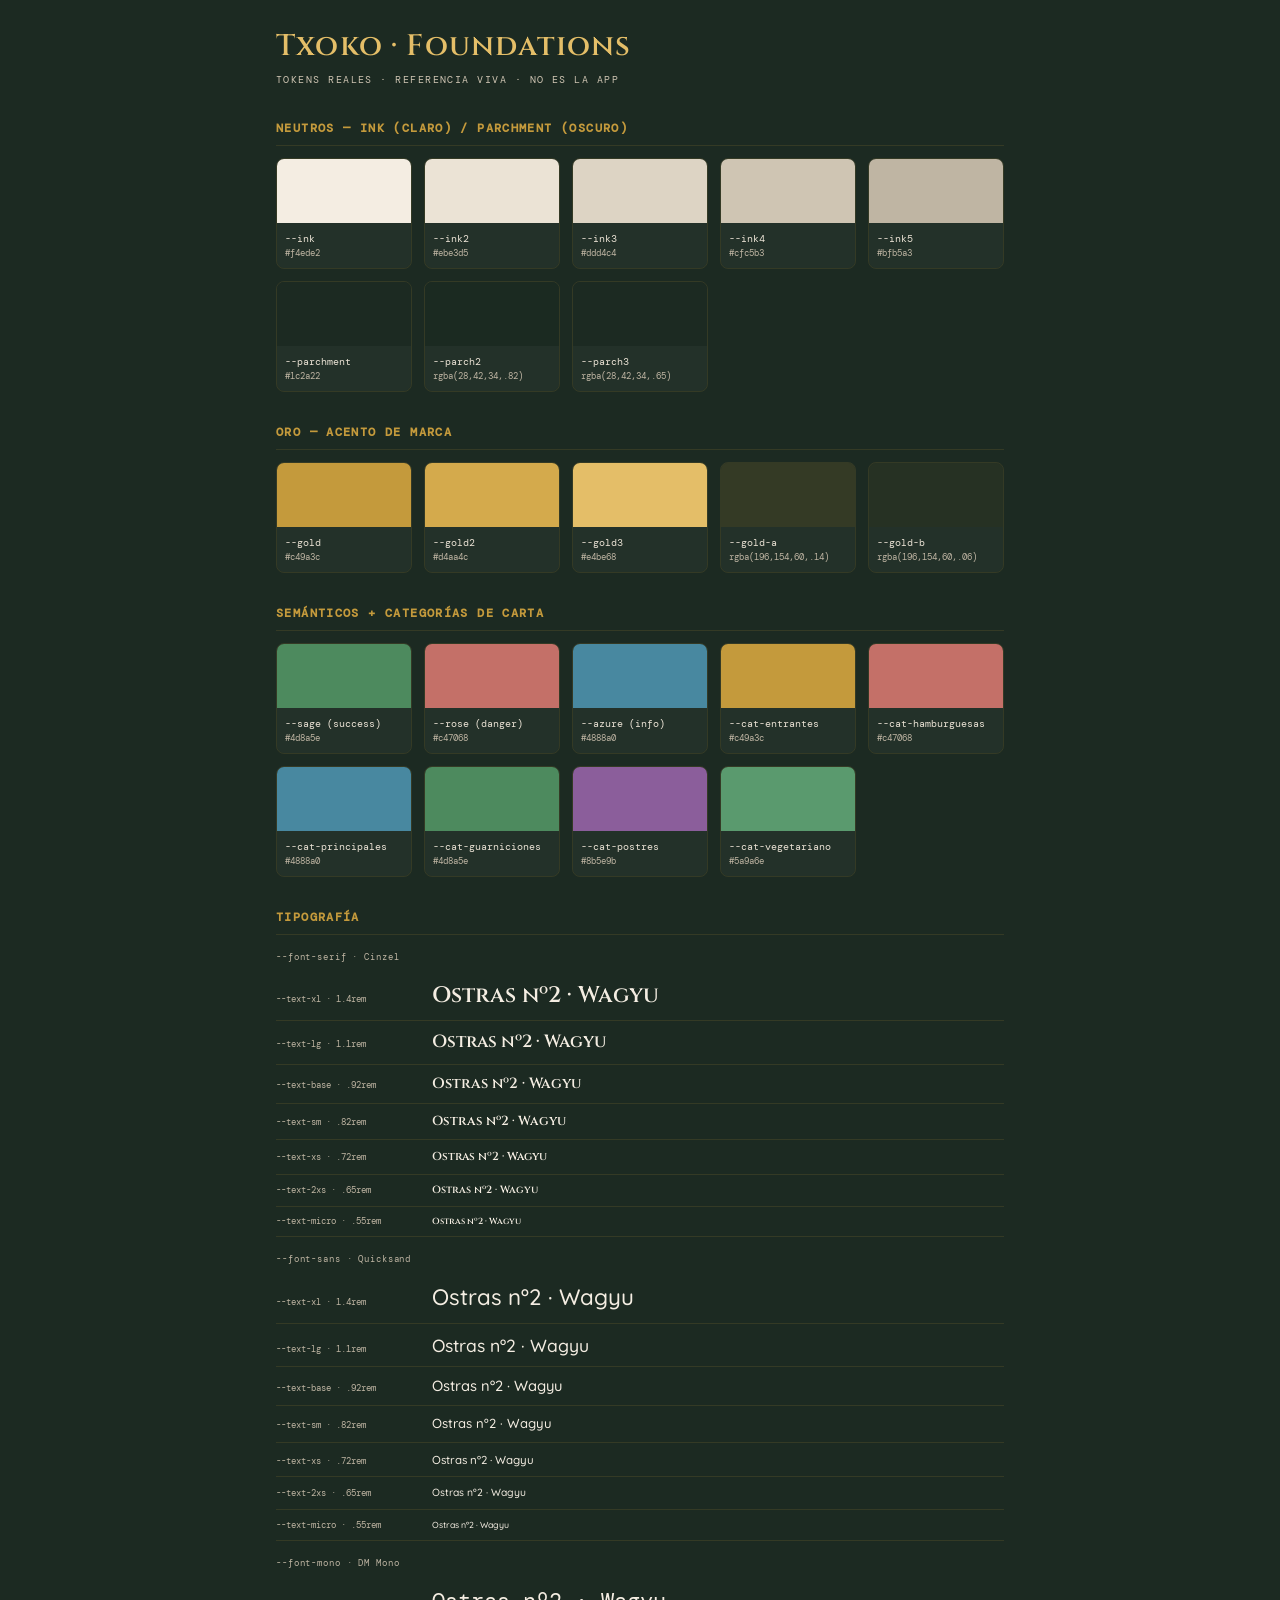
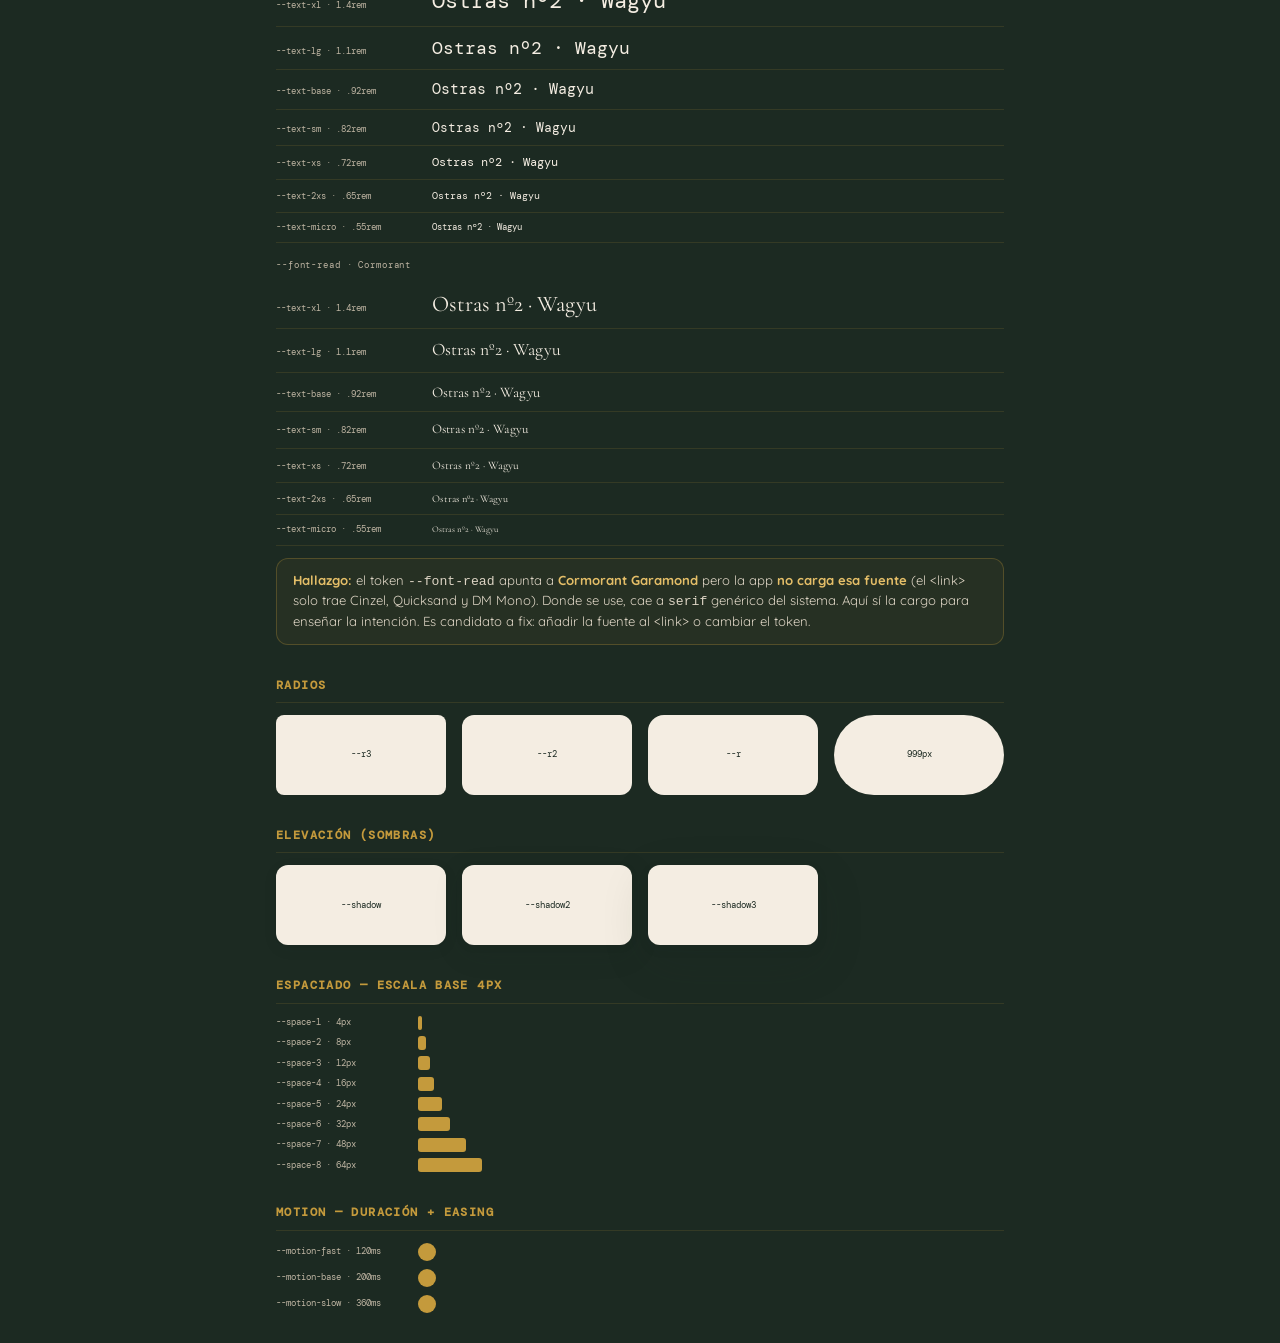
<file: design/components/foundations.html>
<!-- @dsCard group="Foundations" name="Foundations — color, type, radius, motion" subtitle="Tokens reales de Txoko" -->
<!DOCTYPE html>
<html lang="es">
<head>
<meta charset="UTF-8">
<meta name="viewport" content="width=device-width, initial-scale=1">
<title>Txoko · Foundations</title>
<link rel="preconnect" href="https://fonts.googleapis.com">
<link rel="preconnect" href="https://fonts.gstatic.com" crossorigin>
<!-- Same families the app loads, plus Cormorant Garamond (see note below) -->
<link href="https://fonts.googleapis.com/css2?family=Cinzel:wght@400;500;600;700&family=Quicksand:wght@300;400;500;600;700&family=DM+Mono:wght@300;400;500&family=Cormorant+Garamond:ital,wght@0,400;0,600;1,400&display=swap" rel="stylesheet">
<style>
  /* ── Real Txoko tokens, copied verbatim from styles.css :root ── */
  :root{
    --ink:#f4ede2; --ink2:#ebe3d5; --ink3:#ddd4c4; --ink4:#cfc5b3; --ink5:#bfb5a3;
    --parchment:#1c2a22; --parch2:rgba(28,42,34,.82); --parch3:rgba(28,42,34,.65); --parch4:rgba(28,42,34,.55);
    --gold:#c49a3c; --gold2:#d4aa4c; --gold3:#e4be68; --gold-a:rgba(196,154,60,.14); --gold-b:rgba(196,154,60,.06);
    --sage:#4d8a5e; --rose:#c47068; --azure:#4888a0;
    --line:rgba(196,154,60,.14); --line2:rgba(196,154,60,.28);
    --r:16px; --r2:12px; --r3:8px;
    --shadow:0 4px 14px rgba(28,42,34,.08),0 1px 3px rgba(28,42,34,.05);
    --shadow2:0 8px 30px rgba(28,42,34,.12),0 2px 8px rgba(28,42,34,.06);
    --shadow3:0 16px 48px rgba(28,42,34,.15),0 4px 12px rgba(28,42,34,.08);
    --cat-entrantes:#c49a3c; --cat-hamburguesas:#c47068; --cat-principales:#4888a0;
    --cat-guarniciones:#4d8a5e; --cat-postres:#8b5e9b; --cat-vegetariano:#5a9a6e;
    --font-sans:'Quicksand',sans-serif; --font-serif:'Cinzel',serif;
    --font-mono:'DM Mono',monospace; --font-read:'Cormorant Garamond',serif;
    --text-micro:.55rem; --text-2xs:.65rem; --text-xs:.72rem; --text-sm:.82rem;
    --text-base:.92rem; --text-lg:1.1rem; --text-xl:1.4rem; --text-2xl:1.85rem; --text-3xl:2.4rem;
    --space-1:.25rem; --space-2:.5rem; --space-3:.75rem; --space-4:1rem;
    --space-5:1.5rem; --space-6:2rem; --space-7:3rem; --space-8:4rem;
  }
  *{box-sizing:border-box;margin:0;padding:0}
  body{background:var(--parchment);color:var(--ink);font-family:var(--font-sans);
    padding:var(--space-5) var(--space-4);max-width:760px;margin:0 auto;line-height:1.5}
  h1{font-family:var(--font-serif);font-weight:600;font-size:var(--text-2xl);color:var(--gold3);
    letter-spacing:.04em;margin-bottom:var(--space-1)}
  .sub{font-family:var(--font-mono);font-size:var(--text-2xs);color:var(--parch3);
    text-transform:uppercase;letter-spacing:.14em;color:var(--ink4)}
  h2{font-family:var(--font-mono);font-size:var(--text-xs);color:var(--gold);letter-spacing:.12em;
    text-transform:uppercase;margin:var(--space-6) 0 var(--space-3);padding-bottom:var(--space-2);
    border-bottom:1px solid var(--line)}
  .note{background:var(--gold-b);border:1px solid var(--line2);border-radius:var(--r2);
    padding:var(--space-3) var(--space-4);font-size:var(--text-sm);color:var(--ink3);margin-top:var(--space-3)}
  .note b{color:var(--gold3)}

  /* Swatch grid */
  .swatches{display:grid;grid-template-columns:repeat(auto-fill,minmax(120px,1fr));gap:var(--space-3)}
  .sw{border-radius:var(--r3);overflow:hidden;border:1px solid var(--line)}
  .sw-chip{height:64px}
  .sw-meta{padding:var(--space-2);background:rgba(255,255,255,.03)}
  .sw-name{font-family:var(--font-mono);font-size:var(--text-2xs);color:var(--ink2)}
  .sw-val{font-family:var(--font-mono);font-size:var(--text-micro);color:var(--parch3);color:var(--ink5)}

  /* Type specimens */
  .type-row{display:flex;align-items:baseline;gap:var(--space-4);padding:var(--space-2) 0;
    border-bottom:1px solid var(--line)}
  .type-tok{font-family:var(--font-mono);font-size:var(--text-micro);color:var(--ink5);
    width:140px;flex-shrink:0}
  .type-spec{color:var(--ink)}

  /* Radius + elevation demos */
  .demo-grid{display:grid;grid-template-columns:repeat(auto-fill,minmax(140px,1fr));gap:var(--space-4)}
  .demo-box{background:var(--ink);height:80px;display:flex;align-items:center;justify-content:center;
    font-family:var(--font-mono);font-size:var(--text-micro);color:var(--parchment)}
  .motion-row{display:flex;align-items:center;gap:var(--space-3);margin-bottom:var(--space-2)}
  .motion-dot{width:18px;height:18px;border-radius:50%;background:var(--gold)}
</style>
</head>
<body>
  <h1>Txoko · Foundations</h1>
  <div class="sub">Tokens reales · referencia viva · no es la app</div>

  <h2>Neutros — ink (claro) / parchment (oscuro)</h2>
  <div class="swatches" id="neutrals"></div>

  <h2>Oro — acento de marca</h2>
  <div class="swatches" id="golds"></div>

  <h2>Semánticos + categorías de carta</h2>
  <div class="swatches" id="semantic"></div>

  <h2>Tipografía</h2>
  <div id="type"></div>
  <div class="note"><b>Hallazgo:</b> el token <code>--font-read</code> apunta a
    <b>Cormorant Garamond</b> pero la app <b>no carga esa fuente</b> (el &lt;link&gt; solo trae
    Cinzel, Quicksand y DM Mono). Donde se use, cae a <code>serif</code> genérico del sistema.
    Aquí sí la cargo para enseñar la intención. Es candidato a fix: añadir la fuente al &lt;link&gt;
    o cambiar el token.</div>

  <h2>Radios</h2>
  <div class="demo-grid" id="radii"></div>

  <h2>Elevación (sombras)</h2>
  <div class="demo-grid" id="elev"></div>

  <h2>Espaciado — escala base 4px</h2>
  <div id="space"></div>

  <h2>Motion — duración + easing</h2>
  <div id="motion"></div>

<script>
  const neutrals=[['--ink','#f4ede2'],['--ink2','#ebe3d5'],['--ink3','#ddd4c4'],['--ink4','#cfc5b3'],['--ink5','#bfb5a3'],['--parchment','#1c2a22'],['--parch2','rgba(28,42,34,.82)'],['--parch3','rgba(28,42,34,.65)']];
  const golds=[['--gold','#c49a3c'],['--gold2','#d4aa4c'],['--gold3','#e4be68'],['--gold-a','rgba(196,154,60,.14)'],['--gold-b','rgba(196,154,60,.06)']];
  const semantic=[['--sage (success)','#4d8a5e'],['--rose (danger)','#c47068'],['--azure (info)','#4888a0'],['--cat-entrantes','#c49a3c'],['--cat-hamburguesas','#c47068'],['--cat-principales','#4888a0'],['--cat-guarniciones','#4d8a5e'],['--cat-postres','#8b5e9b'],['--cat-vegetariano','#5a9a6e']];
  const chip=([name,val])=>`<div class="sw"><div class="sw-chip" style="background:${val}"></div><div class="sw-meta"><div class="sw-name">${name}</div><div class="sw-val">${val}</div></div></div>`;
  const $=id=>document.getElementById(id);
  neutrals.forEach(c=>$('neutrals').insertAdjacentHTML('beforeend',chip(c)));
  golds.forEach(c=>$('golds').insertAdjacentHTML('beforeend',chip(c)));
  semantic.forEach(c=>$('semantic').insertAdjacentHTML('beforeend',chip(c)));

  const fonts=[['--font-serif · Cinzel',"'Cinzel',serif",600],['--font-sans · Quicksand',"'Quicksand',sans-serif",500],['--font-mono · DM Mono',"'DM Mono',monospace",400],['--font-read · Cormorant',"'Cormorant Garamond',serif",400]];
  const sizes=[['--text-3xl','2.4rem'],['--text-2xl','1.85rem'],['--text-xl','1.4rem'],['--text-lg','1.1rem'],['--text-base','.92rem'],['--text-sm','.82rem'],['--text-xs','.72rem'],['--text-2xs','.65rem'],['--text-micro','.55rem']];
  let typeHtml='';
  fonts.forEach(([flabel,ff,fw])=>{
    typeHtml+=`<div style="margin:1rem 0 .4rem;font-family:'DM Mono',monospace;font-size:.55rem;color:#bfb5a3;letter-spacing:.1em">${flabel}</div>`;
    sizes.slice(2).forEach(([tok,sz])=>{
      typeHtml+=`<div class="type-row"><div class="type-tok">${tok} · ${sz}</div><div class="type-spec" style="font-family:${ff};font-weight:${fw};font-size:${sz}">Ostras nº2 · Wagyu</div></div>`;
    });
  });
  $('type').innerHTML=typeHtml;

  [['--r3','8px'],['--r2','12px'],['--r','16px'],['999px','999px']].forEach(([tok,v])=>{
    $('radii').insertAdjacentHTML('beforeend',`<div class="demo-box" style="border-radius:${v}">${tok}</div>`);
  });
  [['--shadow','0 4px 14px rgba(28,42,34,.08),0 1px 3px rgba(28,42,34,.05)'],['--shadow2','0 8px 30px rgba(28,42,34,.12),0 2px 8px rgba(28,42,34,.06)'],['--shadow3','0 16px 48px rgba(28,42,34,.15),0 4px 12px rgba(28,42,34,.08)']].forEach(([tok,v])=>{
    $('elev').insertAdjacentHTML('beforeend',`<div class="demo-box" style="border-radius:12px;box-shadow:${v}">${tok}</div>`);
  });

  [['--space-1','.25rem','4px'],['--space-2','.5rem','8px'],['--space-3','.75rem','12px'],['--space-4','1rem','16px'],['--space-5','1.5rem','24px'],['--space-6','2rem','32px'],['--space-7','3rem','48px'],['--space-8','4rem','64px']].forEach(([tok,rem,px])=>{
    $('space').insertAdjacentHTML('beforeend',`<div style="display:flex;align-items:center;gap:.75rem;margin-bottom:.4rem"><div style="font-family:'DM Mono',monospace;font-size:.55rem;color:#bfb5a3;width:130px">${tok} · ${px}</div><div style="height:14px;width:${rem};background:#c49a3c;border-radius:3px"></div></div>`);
  });

  [['--motion-fast','120ms'],['--motion-base','200ms'],['--motion-slow','360ms']].forEach(([tok,v])=>{
    $('motion').insertAdjacentHTML('beforeend',`<div class="motion-row"><div style="font-family:'DM Mono',monospace;font-size:.55rem;color:#bfb5a3;width:130px">${tok} · ${v}</div><div class="motion-dot" style="animation:slide ${v} var(--ease-standard,ease) infinite alternate"></div></div>`);
  });
  const st=document.createElement('style');st.textContent='@keyframes slide{to{transform:translateX(40px)}}';document.head.appendChild(st);
</script>
</body>
</html>
</file>
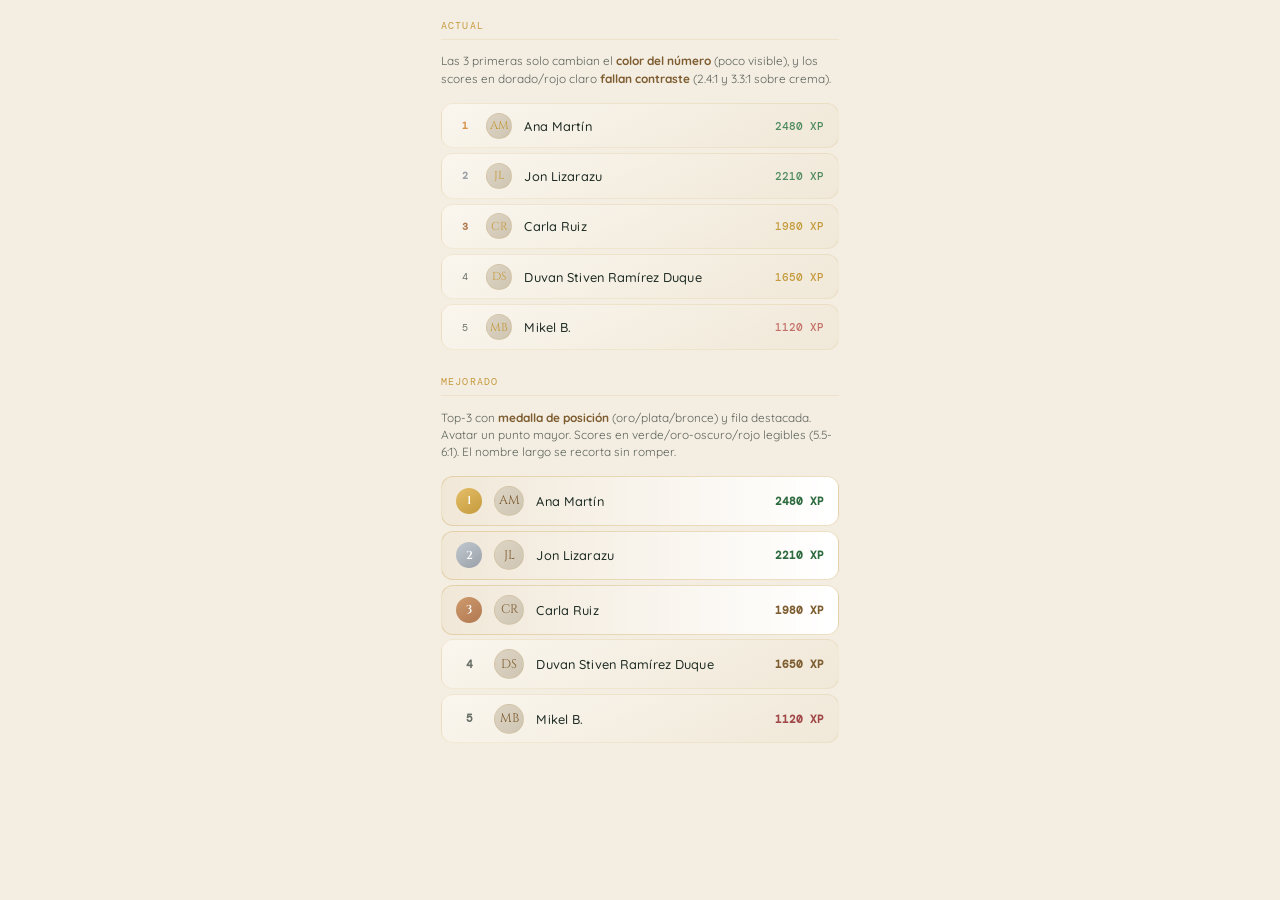
<file: design/components/leaderboard.html>
<!-- @dsCard group="Components" name="Leaderboard / ranking (.lb-row)" subtitle="Top-3 podio + contraste" -->
<!DOCTYPE html>
<html lang="es">
<head>
<meta charset="UTF-8">
<meta name="viewport" content="width=device-width, initial-scale=1">
<title>Txoko · Leaderboard</title>
<link rel="preconnect" href="https://fonts.googleapis.com">
<link rel="preconnect" href="https://fonts.gstatic.com" crossorigin>
<link href="https://fonts.googleapis.com/css2?family=Cinzel:wght@400;500;600;700&family=Quicksand:wght@300;400;500;600;700&family=DM+Mono:wght@300;400;500&display=swap" rel="stylesheet">
<style>
  :root{ --gold:#c49a3c; --gold-a:rgba(196,154,60,.14); --line:rgba(196,154,60,.14); --ink3:#ddd4c4; --ink4:#cfc5b3; --parch3:rgba(28,42,34,.65); --r2:12px;
    --font-sans:'Quicksand',sans-serif; --font-serif:'Cinzel',serif; --font-mono:'DM Mono',monospace; }
  *{box-sizing:border-box;margin:0;padding:0}
  body{background:#f4ede2;color:#1c2a22;font-family:var(--font-sans);padding:1.2rem 1rem 3rem;max-width:430px;margin:0 auto}
  .tag{font-family:var(--font-mono);font-size:.6rem;color:var(--gold);letter-spacing:.12em;text-transform:uppercase;margin:1.6rem 0 .8rem;padding-bottom:.4rem;border-bottom:1px solid var(--gold-a)}
  .tag:first-child{margin-top:0}
  .blurb{font-size:.74rem;color:rgba(28,42,34,.7);margin-bottom:1rem;line-height:1.45}
  .blurb b{color:#7d5c2f}
  .leaderboard-rows{display:flex;flex-direction:column;gap:.3rem}

  .lb-row{display:flex;align-items:center;gap:.75rem;background:linear-gradient(155deg,#faf6ee,#f0e8d8);border:1px solid var(--line);border-radius:var(--r2);padding:.55rem .9rem}
  .lb-name{font-size:.8rem;font-weight:500;color:#1c2a22;flex:1;letter-spacing:.01em;min-width:0;overflow:hidden;text-overflow:ellipsis;white-space:nowrap}
  .lb-score{font-family:var(--font-mono);font-size:.7rem;font-weight:500}

  /* ── ACTUAL ── */
  .v0 .lb-rank{font-family:var(--font-mono);font-size:.65rem;color:var(--parch3);width:18px;text-align:center;flex-shrink:0}
  .v0 .lb-rank.gold{color:#d4944c;font-weight:600}
  .v0 .lb-rank.silver{color:#9aa0a8;font-weight:600}
  .v0 .lb-rank.bronze{color:#b07850;font-weight:600}
  .v0 .lb-avatar{width:26px;height:26px;border-radius:50%;background:linear-gradient(135deg,var(--ink3),var(--ink4));border:1px solid var(--gold-a);display:flex;align-items:center;justify-content:center;font-family:var(--font-serif);font-size:.72rem;color:var(--gold);flex-shrink:0}
  .v0 .lb-score.hi{color:#4d8a5e}
  .v0 .lb-score.mid{color:#c49a3c}  /* 2.42:1 falla */
  .v0 .lb-score.lo{color:#c47068}   /* 3.32:1 falla */

  /* ── MEJORADO ── */
  .vA .lb-row.top{border-color:rgba(196,154,60,.3);background:linear-gradient(90deg,rgba(196,154,60,.06),#fff)}
  .vA .lb-rank{width:26px;height:26px;border-radius:50%;display:flex;align-items:center;justify-content:center;flex-shrink:0;
    font-family:var(--font-mono);font-size:.66rem;color:var(--parch3);font-weight:600}
  .vA .lb-rank.medal{color:#fff;font-family:var(--font-serif);font-size:.72rem}
  .vA .lb-rank.gold{background:linear-gradient(145deg,#e4be68,#c49a3c)}
  .vA .lb-rank.silver{background:linear-gradient(145deg,#c2c8d0,#9aa0a8)}
  .vA .lb-rank.bronze{background:linear-gradient(145deg,#cf9a6e,#b07850)}
  .vA .lb-avatar{width:30px;height:30px;border-radius:50%;background:linear-gradient(135deg,var(--ink3),var(--ink4));border:1px solid var(--gold-a);display:flex;align-items:center;justify-content:center;font-family:var(--font-serif);font-size:.78rem;color:#7d5c2f;flex-shrink:0}
  .vA .lb-score.hi{color:#2d6a3e;font-weight:700}
  .vA .lb-score.mid{color:#7d5c2f;font-weight:700}
  .vA .lb-score.lo{color:#a04848;font-weight:700}
</style>
</head>
<body>
  <div class="tag">Actual</div>
  <div class="blurb">Las 3 primeras solo cambian el <b>color del número</b> (poco visible), y los scores en
    dorado/rojo claro <b>fallan contraste</b> (2.4:1 y 3.3:1 sobre crema).</div>
  <div class="leaderboard-rows v0" id="v0"></div>

  <div class="tag">Mejorado</div>
  <div class="blurb">Top-3 con <b>medalla de posición</b> (oro/plata/bronce) y fila destacada. Avatar un
    punto mayor. Scores en verde/oro-oscuro/rojo legibles (5.5-6:1). El nombre largo se recorta sin romper.</div>
  <div class="leaderboard-rows vA" id="vA"></div>

<script>
  const data=[
    [1,'AM','Ana Martín','2480','hi','gold'],
    [2,'JL','Jon Lizarazu','2210','hi','silver'],
    [3,'CR','Carla Ruiz','1980','mid','bronze'],
    [4,'DS','Duvan Stiven Ramírez Duque','1650','mid',''],
    [5,'MB','Mikel B.','1120','lo','']
  ];
  function rows(variant){
    return data.map(([pos,ini,name,score,sc,medal])=>{
      const rankCls = variant==='vA' ? (medal?`lb-rank medal ${medal}`:'lb-rank') : (medal?`lb-rank ${medal}`:'lb-rank');
      const rowCls = variant==='vA' && medal ? 'lb-row top' : 'lb-row';
      return `<div class="${rowCls}"><span class="${rankCls}">${pos}</span>`+
        `<span class="lb-avatar">${ini}</span>`+
        `<span class="lb-name">${name}</span>`+
        `<span class="lb-score ${sc}">${score} XP</span></div>`;
    }).join('');
  }
  document.getElementById('v0').innerHTML=rows('v0');
  document.getElementById('vA').innerHTML=rows('vA');
</script>
</body>
</html>
</file>
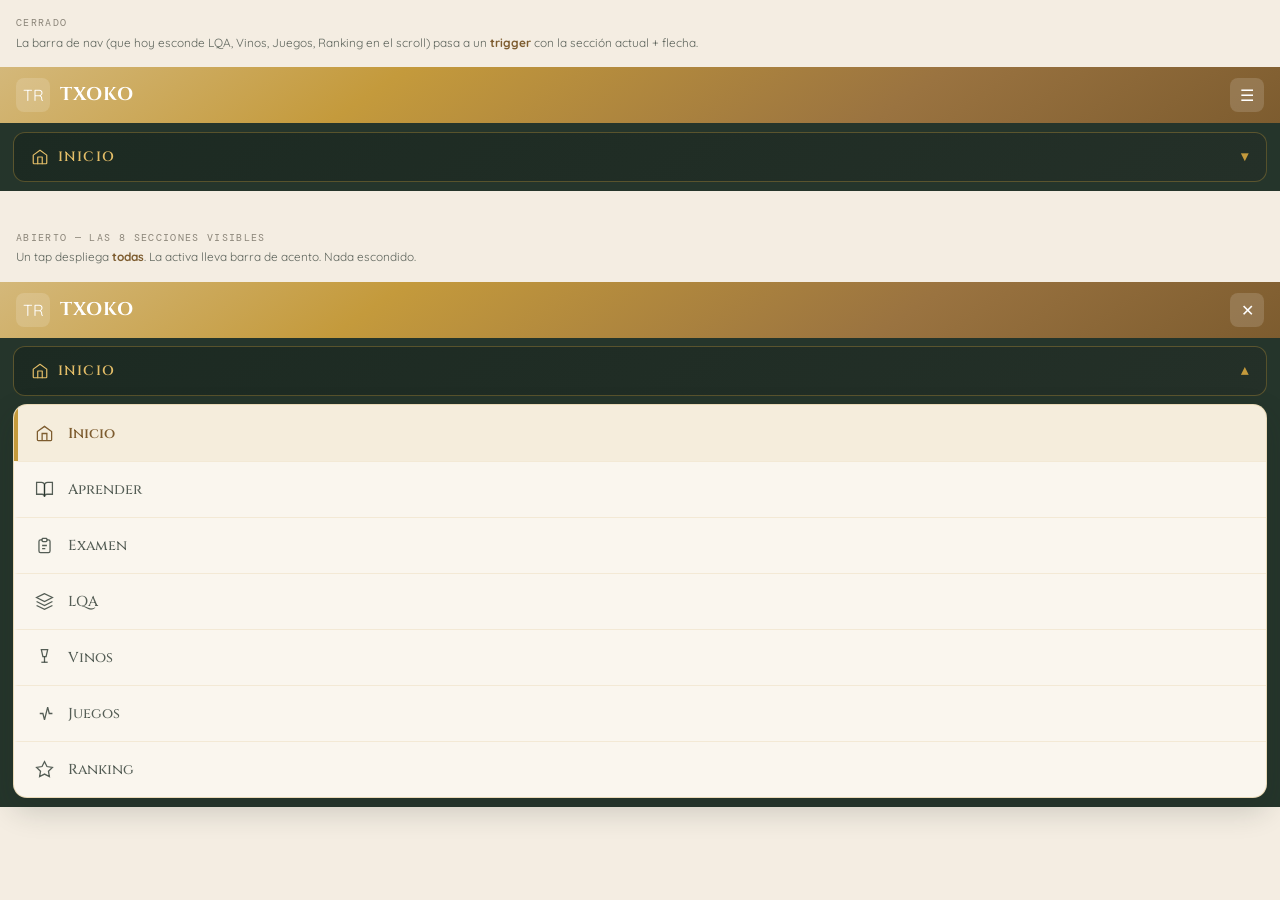
<file: design/components/main-nav-dropdown.html>
<!-- @dsCard group="Components" name="Menú principal desplegable" subtitle="Inicio/Aprender/Examen… estilo Tenet" -->
<!DOCTYPE html>
<html lang="es">
<head>
<meta charset="UTF-8">
<meta name="viewport" content="width=device-width, initial-scale=1">
<title>Txoko · Nav principal</title>
<link rel="preconnect" href="https://fonts.googleapis.com">
<link rel="preconnect" href="https://fonts.gstatic.com" crossorigin>
<link href="https://fonts.googleapis.com/css2?family=Cinzel:wght@400;500;600;700&family=Quicksand:wght@300;400;500;600;700&family=DM+Mono:wght@300;400;500&display=swap" rel="stylesheet">
<style>
  :root{ --gold:#c49a3c; --gold3:#e4be68; --line:rgba(196,154,60,.14);
    --font-sans:'Quicksand',sans-serif; --font-serif:'Cinzel',serif; }
  *{box-sizing:border-box;margin:0;padding:0}
  body{background:#f4ede2;color:#1c2a22;font-family:var(--font-sans);margin:0}
  .demo-note{padding:1rem 1rem .3rem;font-family:'DM Mono',monospace;font-size:.6rem;color:#8a8478;letter-spacing:.14em;text-transform:uppercase}
  .blurb{padding:0 1rem 1rem;font-size:.74rem;color:rgba(28,42,34,.7);line-height:1.45}
  .blurb b{color:#7d5c2f}

  /* header (real look) */
  .hdr{background:linear-gradient(145deg,#d4b87a 0%,#c49a3c 30%,#9a7340 70%,#7d5c2f 100%);
    height:56px;display:flex;align-items:center;padding:0 1rem;gap:.6rem}
  .logo{font-family:var(--font-serif);font-weight:700;color:#fff;font-size:1.15rem;letter-spacing:.06em;flex:1}
  .hdr-ico{width:34px;height:34px;border-radius:8px;background:rgba(255,255,255,.15);display:flex;align-items:center;justify-content:center;color:#fff}

  /* nav dropdown */
  .nav-dd{position:relative;z-index:90;background:#25352b;padding:.55rem .8rem}
  .nav-dd-trigger{display:flex;align-items:center;justify-content:space-between;gap:.6rem;width:100%;min-height:50px;
    border-radius:12px;padding:.75rem 1.05rem;cursor:pointer;border:1px solid rgba(196,154,60,.35);
    font-family:var(--font-serif);font-weight:600;font-size:.85rem;letter-spacing:.08em;text-transform:uppercase;
    color:#e4be68;background:linear-gradient(145deg,#1c2a22,#243028)}
  .nav-dd-cur{display:flex;align-items:center;gap:.6rem}
  .nav-dd-cur svg{width:18px;height:18px}
  .nav-dd-chev{color:var(--gold);font-size:.85rem}
  .nav-dd-list{margin-top:.5rem;border-radius:14px;overflow:hidden;background:#faf6ee;border:1px solid rgba(196,154,60,.3);box-shadow:0 12px 30px rgba(28,42,34,.2)}
  .nav-item{display:flex;align-items:center;gap:.85rem;width:100%;min-height:56px;padding:.9rem 1.1rem;
    border:none;border-left:4px solid transparent;background:transparent;cursor:pointer;text-align:left;
    font-family:var(--font-serif);font-weight:500;font-size:.9rem;color:rgba(28,42,34,.75)}
  .nav-item + .nav-item{border-top:1px solid rgba(196,154,60,.14)}
  .nav-item svg{width:19px;height:19px;stroke:currentColor;fill:none;stroke-width:1.6;flex-shrink:0}
  .nav-item.on{color:#7d5c2f;background:rgba(196,154,60,.1);border-left-color:var(--gold);font-weight:600}
  .ic{display:inline-flex}
</style>
</head>
<body>
  <div class="demo-note">Cerrado</div>
  <div class="blurb">La barra de nav (que hoy esconde LQA, Vinos, Juegos, Ranking en el scroll) pasa a un
    <b>trigger</b> con la sección actual + flecha.</div>
  <div class="hdr"><span class="hdr-ico">TR</span><span class="logo">TXOKO</span><span class="hdr-ico">☰</span></div>
  <div class="nav-dd">
    <button class="nav-dd-trigger"><span class="nav-dd-cur"><svg viewBox="0 0 24 24" fill="none" stroke="currentColor" stroke-width="1.6" stroke-linecap="round" stroke-linejoin="round"><path d="M3 9.5L12 3l9 6.5V20a1 1 0 01-1 1H4a1 1 0 01-1-1V9.5z"/><path d="M9 21V12h6v9"/></svg> Inicio</span><span class="nav-dd-chev">▾</span></button>
  </div>

  <div class="demo-note" style="margin-top:1.5rem">Abierto — las 8 secciones visibles</div>
  <div class="blurb">Un tap despliega <b>todas</b>. La activa lleva barra de acento. Nada escondido.</div>
  <div class="hdr"><span class="hdr-ico">TR</span><span class="logo">TXOKO</span><span class="hdr-ico">✕</span></div>
  <div class="nav-dd">
    <button class="nav-dd-trigger"><span class="nav-dd-cur"><svg viewBox="0 0 24 24" fill="none" stroke="currentColor" stroke-width="1.6" stroke-linecap="round" stroke-linejoin="round"><path d="M3 9.5L12 3l9 6.5V20a1 1 0 01-1 1H4a1 1 0 01-1-1V9.5z"/><path d="M9 21V12h6v9"/></svg> Inicio</span><span class="nav-dd-chev">▴</span></button>
    <div class="nav-dd-list">
      <button class="nav-item on"><span class="ic"><svg viewBox="0 0 24 24"><path d="M3 9.5L12 3l9 6.5V20a1 1 0 01-1 1H4a1 1 0 01-1-1V9.5z"/><path d="M9 21V12h6v9"/></svg></span>Inicio</button>
      <button class="nav-item"><span class="ic"><svg viewBox="0 0 24 24"><path d="M2 3h6a4 4 0 014 4v14a3 3 0 00-3-3H2z"/><path d="M22 3h-6a4 4 0 00-4 4v14a3 3 0 013-3h7z"/></svg></span>Aprender</button>
      <button class="nav-item"><span class="ic"><svg viewBox="0 0 24 24"><path d="M9 5H7a2 2 0 00-2 2v12a2 2 0 002 2h10a2 2 0 002-2V7a2 2 0 00-2-2h-2"/><rect x="9" y="3" width="6" height="4" rx="1"/><path d="M9 12h6M9 16h4"/></svg></span>Examen</button>
      <button class="nav-item"><span class="ic"><svg viewBox="0 0 24 24"><path d="M12 2L2 7l10 5 10-5-10-5z"/><path d="M2 17l10 5 10-5"/><path d="M2 12l10 5 10-5"/></svg></span>LQA</button>
      <button class="nav-item"><span class="ic"><svg viewBox="0 0 24 24"><path d="M8 2h8l-2 9H10L8 2z"/><path d="M12 11v7"/><path d="M8 18h8"/></svg></span>Vinos</button>
      <button class="nav-item"><span class="ic"><svg viewBox="0 0 24 24"><path d="M6 12h4l2 8 4-16 2 8h4"/></svg></span>Juegos</button>
      <button class="nav-item"><span class="ic"><svg viewBox="0 0 24 24"><path d="M12 2l3.09 6.26L22 9.27l-5 4.87 1.18 6.88L12 17.77l-6.18 3.25L7 14.14 2 9.27l6.91-1.01L12 2z"/></svg></span>Ranking</button>
    </div>
  </div>
</body>
</html>
</file>
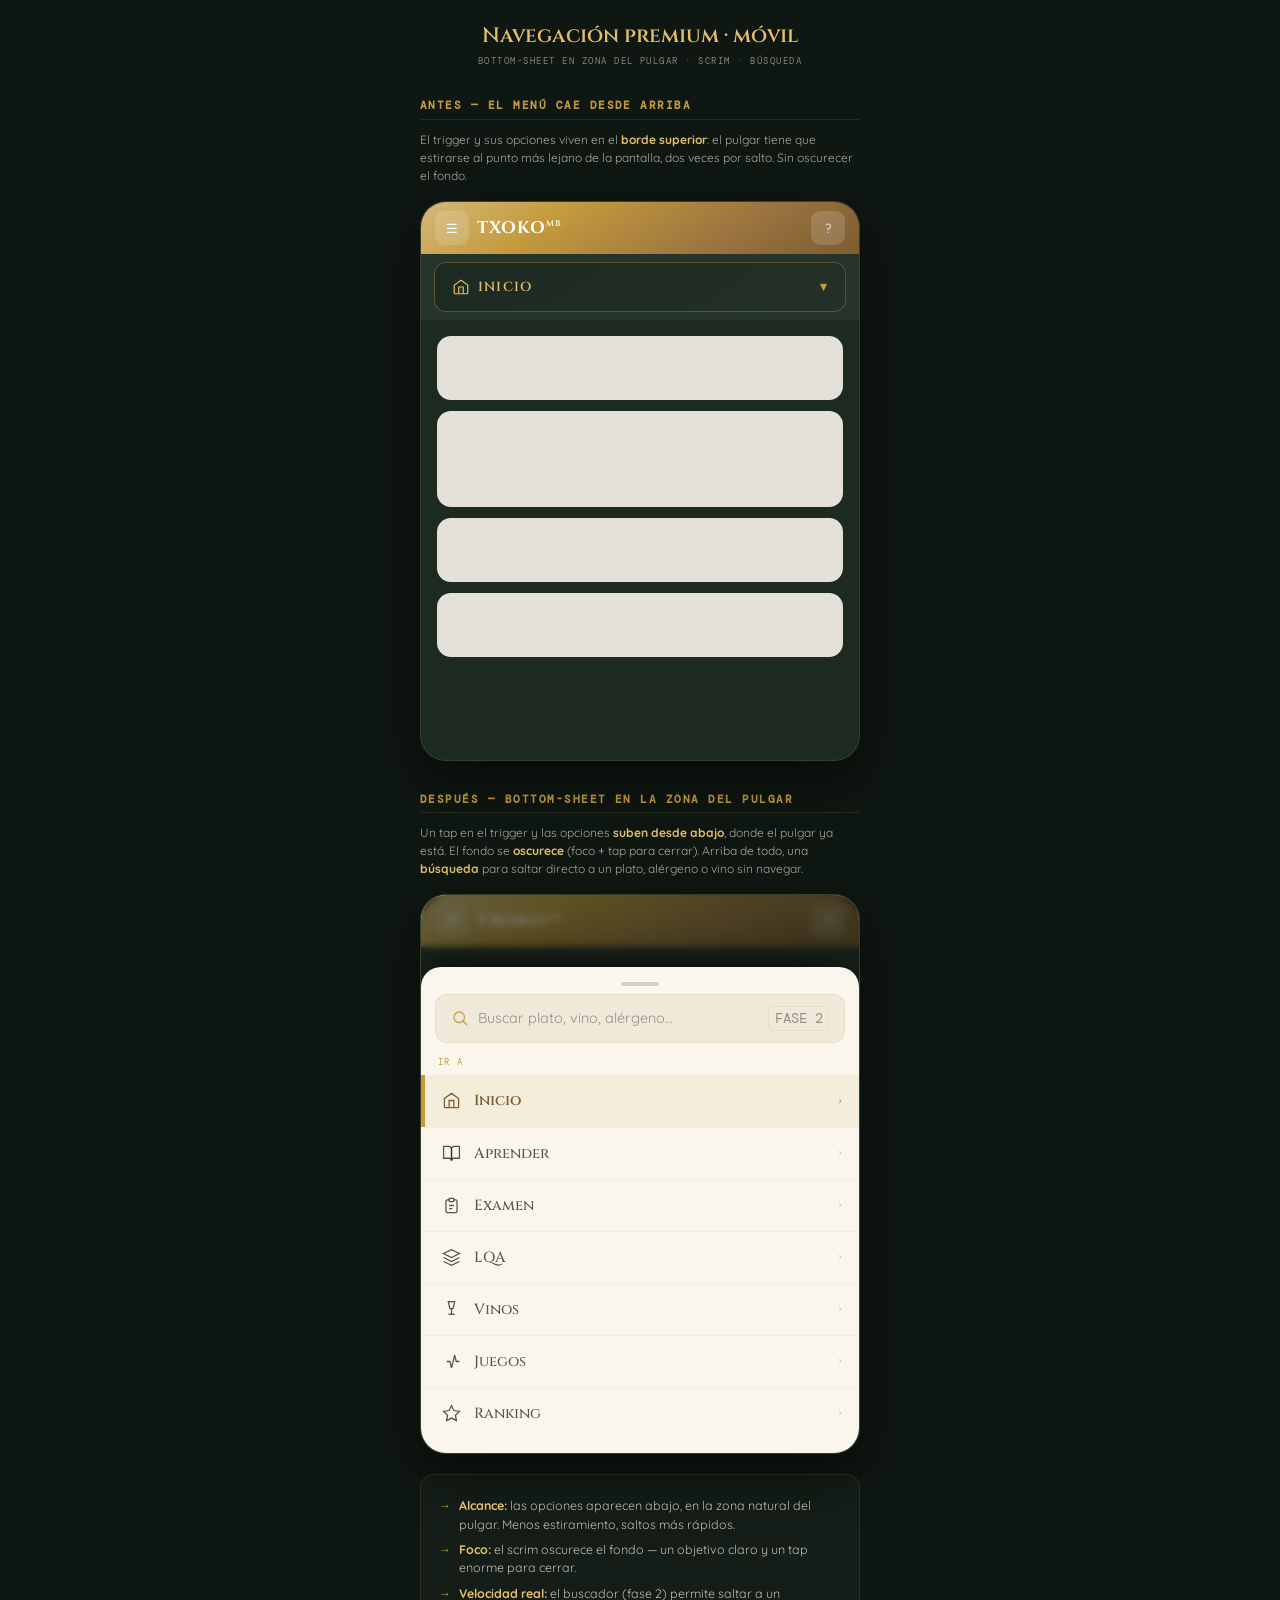
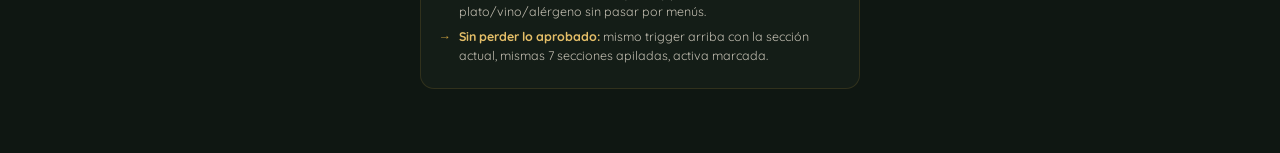
<file: design/components/nav-premium-mobile.html>
<!-- @dsCard group="Components" name="Navegación premium móvil" subtitle="Bottom-sheet en zona pulgar + scrim + búsqueda" -->
<!DOCTYPE html>
<html lang="es">
<head>
<meta charset="UTF-8">
<meta name="viewport" content="width=device-width, initial-scale=1">
<title>Txoko · Navegación premium</title>
<link rel="preconnect" href="https://fonts.googleapis.com">
<link rel="preconnect" href="https://fonts.gstatic.com" crossorigin>
<link href="https://fonts.googleapis.com/css2?family=Cinzel:wght@400;500;600;700&family=Quicksand:wght@300;400;500;600;700&family=DM+Mono:wght@300;400;500&display=swap" rel="stylesheet">
<style>
  :root{ --gold:#c49a3c; --gold3:#e4be68; --ink:#1c2a22; --paper:#faf6ee; --line:rgba(196,154,60,.14);
    --font-sans:'Quicksand',sans-serif; --font-serif:'Cinzel',serif; --font-mono:'DM Mono',monospace; }
  *{box-sizing:border-box;margin:0;padding:0}
  body{background:#0f1712;color:#1c2a22;font-family:var(--font-sans);margin:0;padding:1.4rem 1rem 4rem}
  .wrap{max-width:440px;margin:0 auto}
  h1{font-family:var(--font-serif);font-weight:600;font-size:1.3rem;color:var(--gold3);text-align:center}
  .sub{font-family:var(--font-mono);font-size:.58rem;color:#8a8478;text-transform:uppercase;letter-spacing:.16em;text-align:center;margin:.3rem 0 1.6rem}
  h2{font-family:var(--font-mono);font-size:.66rem;color:var(--gold);letter-spacing:.14em;text-transform:uppercase;margin:2rem 0 .7rem;padding-bottom:.4rem;border-bottom:1px solid var(--line)}
  .blurb{font-size:.75rem;color:rgba(232,224,210,.72);margin-bottom:1rem;line-height:1.5}
  .blurb b{color:var(--gold3)}

  /* ── phone frame ── */
  .phone{position:relative;width:100%;height:560px;border-radius:26px;overflow:hidden;
    background:var(--ink);box-shadow:0 20px 50px rgba(0,0,0,.5);border:1px solid rgba(196,154,60,.18)}

  /* header (real look) */
  .hdr{background:linear-gradient(145deg,#d4b87a 0%,#c49a3c 30%,#9a7340 70%,#7d5c2f 100%);
    height:52px;display:flex;align-items:center;padding:0 .9rem;gap:.5rem}
  .logo{font-family:var(--font-serif);font-weight:700;color:#fff;font-size:1.05rem;letter-spacing:.06em;flex:1}
  .logo sup{font-size:.5em;opacity:.85}
  .hdr-ico{width:34px;height:34px;border-radius:9px;background:rgba(255,255,255,.15);display:flex;align-items:center;justify-content:center;color:#fff;font-size:.8rem}

  /* trigger row (stays at top, shows current section) */
  .trigrow{background:#25352b;padding:.5rem .8rem}
  .trigger{display:flex;align-items:center;justify-content:space-between;gap:.6rem;width:100%;min-height:50px;
    border-radius:12px;padding:.7rem 1.05rem;border:1px solid rgba(196,154,60,.35);
    font-family:var(--font-serif);font-weight:600;font-size:.82rem;letter-spacing:.08em;text-transform:uppercase;
    color:var(--gold3);background:linear-gradient(145deg,#1c2a22,#243028)}
  .trigger .cur{display:flex;align-items:center;gap:.55rem}
  .trigger svg{width:18px;height:18px}
  .chev{color:var(--gold)}

  /* faux page content */
  .page{padding:1rem;display:flex;flex-direction:column;gap:.7rem}
  .ph-card{background:var(--paper);border-radius:14px;height:64px;opacity:.9}
  .ph-card:nth-child(2){height:96px}

  /* ── SCRIM + BOTTOM SHEET (the improvement) ── */
  .scrim{position:absolute;inset:0;background:rgba(12,20,14,.55);backdrop-filter:blur(3px)}
  .sheet{position:absolute;left:0;right:0;bottom:0;background:var(--paper);
    border-radius:20px 20px 0 0;box-shadow:0 -12px 40px rgba(0,0,0,.4);
    padding:.55rem 0 max(.9rem,env(safe-area-inset-bottom));overflow:hidden}
  .grab{width:38px;height:4px;border-radius:2px;background:rgba(28,42,34,.18);margin:.35rem auto .5rem}

  /* search field — the waiter-speed feature */
  .search{margin:.2rem .9rem .7rem;display:flex;align-items:center;gap:.55rem;
    background:#f0e8d8;border:1px solid var(--line);border-radius:12px;padding:.7rem .9rem;min-height:48px}
  .search svg{width:18px;height:18px;stroke:var(--gold);opacity:.9}
  .search span{font-size:.9rem;color:rgba(28,42,34,.45)} /* 16px+ → no iOS zoom */
  .kbd{margin-left:auto;font-family:var(--font-mono);font-size:.55rem;color:rgba(28,42,34,.4);
    border:1px solid var(--line);border-radius:5px;padding:.15rem .35rem}

  .sheet-lbl{font-family:var(--font-mono);font-size:.56rem;color:var(--gold);letter-spacing:.14em;
    text-transform:uppercase;padding:.1rem 1.05rem .45rem}

  .item{display:flex;align-items:center;gap:.85rem;width:100%;min-height:52px;padding:.75rem 1.05rem;
    border:none;border-left:4px solid transparent;background:transparent;text-align:left;
    font-family:var(--font-serif);font-weight:500;font-size:.92rem;color:rgba(28,42,34,.78)}
  .item + .item{border-top:1px solid rgba(196,154,60,.1)}
  .item svg{width:19px;height:19px;stroke:currentColor;fill:none;stroke-width:1.6;flex-shrink:0}
  .item .go{margin-left:auto;color:rgba(28,42,34,.25);font-size:.85rem}
  .item.on{color:#7d5c2f;background:rgba(196,154,60,.1);border-left-color:var(--gold);font-weight:600}
  .item.on .go{color:var(--gold)}

  .why{background:#141d17;border:1px solid rgba(196,154,60,.16);border-radius:14px;padding:1rem 1.1rem;margin-top:1.2rem}
  .why li{list-style:none;font-size:.78rem;color:rgba(232,224,210,.82);line-height:1.5;padding-left:1.3rem;position:relative;margin:.4rem 0}
  .why li::before{content:"→";position:absolute;left:0;color:var(--gold)}
  .why li b{color:var(--gold3)}
</style>
</head>
<body>
<div class="wrap">
  <h1>Navegación premium · móvil</h1>
  <div class="sub">bottom-sheet en zona del pulgar · scrim · búsqueda</div>

  <h2>Antes — el menú cae desde arriba</h2>
  <div class="blurb">El trigger y sus opciones viven en el <b>borde superior</b>: el pulgar tiene que estirarse
    al punto más lejano de la pantalla, dos veces por salto. Sin oscurecer el fondo.</div>
  <div class="phone">
    <div class="hdr"><span class="hdr-ico">☰</span><span class="logo">TXOKO<sup>MB</sup></span><span class="hdr-ico">?</span></div>
    <div class="trigrow"><button class="trigger"><span class="cur"><svg viewBox="0 0 24 24" fill="none" stroke="currentColor" stroke-width="1.6"><path d="M3 9.5L12 3l9 6.5V20a1 1 0 01-1 1H4a1 1 0 01-1-1V9.5z"/><path d="M9 21V12h6v9"/></svg> Inicio</span><span class="chev">▾</span></button></div>
    <div class="page"><div class="ph-card"></div><div class="ph-card"></div><div class="ph-card"></div><div class="ph-card"></div></div>
  </div>

  <h2>Después — bottom-sheet en la zona del pulgar</h2>
  <div class="blurb">Un tap en el trigger y las opciones <b>suben desde abajo</b>, donde el pulgar ya está.
    El fondo se <b>oscurece</b> (foco + tap para cerrar). Arriba de todo, una <b>búsqueda</b> para saltar
    directo a un plato, alérgeno o vino sin navegar.</div>
  <div class="phone">
    <div class="hdr"><span class="hdr-ico">☰</span><span class="logo">TXOKO<sup>MB</sup></span><span class="hdr-ico">?</span></div>
    <div class="trigrow"><button class="trigger"><span class="cur"><svg viewBox="0 0 24 24" fill="none" stroke="currentColor" stroke-width="1.6"><path d="M3 9.5L12 3l9 6.5V20a1 1 0 01-1 1H4a1 1 0 01-1-1V9.5z"/><path d="M9 21V12h6v9"/></svg> Inicio</span><span class="chev">▴</span></button></div>
    <div class="page" style="filter:blur(1px);opacity:.5"><div class="ph-card"></div><div class="ph-card"></div></div>
    <div class="scrim"></div>
    <div class="sheet">
      <div class="grab"></div>
      <div class="search">
        <svg viewBox="0 0 24 24" fill="none" stroke-width="1.7" stroke-linecap="round"><circle cx="11" cy="11" r="7"/><path d="M21 21l-4.3-4.3"/></svg>
        <span>Buscar plato, vino, alérgeno…</span><span class="kbd">FASE 2</span>
      </div>
      <div class="sheet-lbl">Ir a</div>
      <button class="item on"><svg viewBox="0 0 24 24"><path d="M3 9.5L12 3l9 6.5V20a1 1 0 01-1 1H4a1 1 0 01-1-1V9.5z"/><path d="M9 21V12h6v9"/></svg>Inicio<span class="go">›</span></button>
      <button class="item"><svg viewBox="0 0 24 24"><path d="M2 3h6a4 4 0 014 4v14a3 3 0 00-3-3H2z"/><path d="M22 3h-6a4 4 0 00-4 4v14a3 3 0 013-3h7z"/></svg>Aprender<span class="go">›</span></button>
      <button class="item"><svg viewBox="0 0 24 24"><path d="M9 5H7a2 2 0 00-2 2v12a2 2 0 002 2h10a2 2 0 002-2V7a2 2 0 00-2-2h-2"/><rect x="9" y="3" width="6" height="4" rx="1"/><path d="M9 12h6M9 16h4"/></svg>Examen<span class="go">›</span></button>
      <button class="item"><svg viewBox="0 0 24 24"><path d="M12 2L2 7l10 5 10-5-10-5z"/><path d="M2 17l10 5 10-5"/><path d="M2 12l10 5 10-5"/></svg>LQA<span class="go">›</span></button>
      <button class="item"><svg viewBox="0 0 24 24"><path d="M8 2h8l-2 9H10L8 2z"/><path d="M12 11v7"/><path d="M8 18h8"/></svg>Vinos<span class="go">›</span></button>
      <button class="item"><svg viewBox="0 0 24 24"><path d="M6 12h4l2 8 4-16 2 8h4"/></svg>Juegos<span class="go">›</span></button>
      <button class="item"><svg viewBox="0 0 24 24"><path d="M12 2l3.09 6.26L22 9.27l-5 4.87 1.18 6.88L12 17.77l-6.18 3.25L7 14.14 2 9.27l6.91-1.01L12 2z"/></svg>Ranking<span class="go">›</span></button>
    </div>
  </div>

  <ul class="why">
    <li><b>Alcance:</b> las opciones aparecen abajo, en la zona natural del pulgar. Menos estiramiento, saltos más rápidos.</li>
    <li><b>Foco:</b> el scrim oscurece el fondo — un objetivo claro y un tap enorme para cerrar.</li>
    <li><b>Velocidad real:</b> el buscador (fase 2) permite saltar a un plato/vino/alérgeno sin pasar por menús.</li>
    <li><b>Sin perder lo aprobado:</b> mismo trigger arriba con la sección actual, mismas 7 secciones apiladas, activa marcada.</li>
  </ul>
</div>
</body>
</html>
</file>
<file: test/test.css>
/* Test de alérgenos · meseo.es/test/
   Identidad de Meseo (verde bosque, pergamino, oro; Cinzel, Quicksand, DM Mono)
   sin cargar la hoja de estilos de la app, que pesa 600 kB. */

@font-face { font-family: 'Quicksand'; font-style: normal; font-weight: 300 700; font-display: swap;
  src: url(../fonts/Quicksand-300-latin.woff2) format('woff2');
  unicode-range: U+0000-00FF, U+0131, U+0152-0153, U+02BB-02BC, U+02C6, U+02DA, U+02DC, U+0304, U+0308, U+0329, U+2000-206F, U+20AC, U+2122, U+2191, U+2193, U+2212, U+2215, U+FEFF, U+FFFD; }
@font-face { font-family: 'Quicksand'; font-style: normal; font-weight: 300 700; font-display: swap;
  src: url(../fonts/Quicksand-300-latin-ext.woff2) format('woff2');
  unicode-range: U+0100-02BA, U+02BD-02C5, U+02C7-02CC, U+02CE-02D7, U+02DD-02FF, U+1E00-1E9F, U+20A0-20AB, U+20AD-20C0, U+2C60-2C7F, U+A720-A7FF; }
@font-face { font-family: 'Cinzel'; font-style: normal; font-weight: 400 700; font-display: swap;
  src: url(../fonts/Cinzel-400-latin.woff2) format('woff2');
  unicode-range: U+0000-00FF, U+0131, U+0152-0153, U+02BB-02BC, U+02C6, U+02DA, U+02DC, U+0304, U+0308, U+0329, U+2000-206F, U+20AC, U+2122, U+2191, U+2193, U+2212, U+2215, U+FEFF, U+FFFD; }
@font-face { font-family: 'DM Mono'; font-style: normal; font-weight: 400; font-display: swap;
  src: url(../fonts/DMMono-400-latin.woff2) format('woff2'); }

:root {
  --verde: #1c2a22;
  --verde-2: #243529;
  --verde-3: #2f4436;
  --bosque: #2d6a3e;
  --papel: #f4ede2;
  --papel-2: #ebe3d5;
  --tinta: #1c2a22;
  --tinta-suave: #5a6158;
  --oro: #c49a3c;
  --oro-claro: #e4be68;
  --oro-hondo: #7d5c2f;
  --rosa: #c47068;
  --salvia: #4d8a5e;
  --linea: rgba(196,154,60,.22);
  --wa: #15803d;
  --sans: 'Quicksand', system-ui, sans-serif;
  --serif: 'Cinzel', Georgia, serif;
  --mono: 'DM Mono', ui-monospace, monospace;
  --r: 14px;
}

* { box-sizing: border-box; margin: 0; padding: 0; }
html { -webkit-text-size-adjust: 100%; }
body {
  min-height: 100vh; min-height: 100dvh;
  background: var(--verde);
  background-image: radial-gradient(120% 60% at 50% -10%, rgba(196,154,60,.14), transparent 60%);
  color: var(--papel);
  font-family: var(--sans); font-weight: 500; font-size: 16px; line-height: 1.5;
  display: flex; flex-direction: column;
  padding: env(safe-area-inset-top) env(safe-area-inset-right) env(safe-area-inset-bottom) env(safe-area-inset-left);
}
a { color: var(--oro-claro); }
button { font: inherit; color: inherit; cursor: pointer; }
input { font: inherit; }

.top {
  display: flex; justify-content: space-between; align-items: center;
  padding: 14px 18px; max-width: 560px; width: 100%; margin: 0 auto;
}
.marca { display: inline-flex; align-items: center; min-height: 44px; font-family: var(--serif); font-size: 1.15rem; letter-spacing: .14em; text-decoration: none; color: var(--oro-claro); }
.idioma { display: flex; gap: 2px; border: 1px solid var(--linea); border-radius: 999px; padding: 2px; }
.idioma button { min-width: 44px; min-height: 44px; background: none; border: 0; border-radius: 999px; padding: 4px 10px; font-family: var(--mono); font-size: .75rem; letter-spacing: .08em; color: rgba(244,237,226,.6); }
.idioma button[aria-pressed="true"] { background: var(--oro); color: var(--verde); }

main { flex: 1; width: 100%; max-width: 560px; margin: 0 auto; padding: 8px 18px 32px; }
.pie { display: flex; justify-content: space-between; gap: 12px; max-width: 560px; width: 100%; margin: 0 auto; padding: 18px; font-size: .8rem; color: rgba(244,237,226,.62); border-top: 1px solid var(--linea); align-items: center; }
.pie a { display: inline-flex; align-items: center; min-height: 44px; min-width: 44px; color: rgba(244,237,226,.72); }

.ceja { font-family: var(--mono); font-size: .72rem; letter-spacing: .16em; text-transform: uppercase; color: var(--oro); margin-bottom: 10px; }
h1 { font-family: var(--serif); font-weight: 500; font-size: 1.62rem; line-height: 1.22; letter-spacing: .01em; }
h2 { font-family: var(--serif); font-weight: 500; font-size: 1.18rem; line-height: 1.3; margin-bottom: 8px; }
h3 { font-size: 1rem; font-weight: 700; margin-bottom: 4px; }
.sub { margin-top: 12px; color: rgba(244,237,226,.78); font-size: 1rem; }
.hero { padding: 18px 0 8px; }

.pasos { list-style: none; margin: 22px 0 6px; display: grid; gap: 10px; counter-reset: p; }
.pasos li { display: flex; gap: 12px; align-items: baseline; counter-increment: p; color: rgba(244,237,226,.88); }
.pasos li::before { content: counter(p); flex: 0 0 26px; height: 26px; border-radius: 50%; border: 1px solid var(--oro); color: var(--oro-claro); font-family: var(--mono); font-size: .8rem; display: grid; place-items: center; transform: translateY(2px); }

.tarjeta { background: var(--papel); color: var(--tinta); border-radius: var(--r); padding: 20px 18px; margin-top: 18px; box-shadow: 0 10px 30px rgba(0,0,0,.25); }
.tarjeta.oscura { background: var(--verde-2); color: var(--papel); border: 1px solid var(--linea); box-shadow: none; }
.tarjeta .ceja { color: var(--oro-hondo); }
.tarjeta.oscura .ceja { color: var(--oro); }

label.campo { display: block; margin-top: 14px; }
label.campo span { display: block; font-size: .85rem; font-weight: 700; margin-bottom: 6px; }
label.campo small { font-weight: 500; color: var(--tinta-suave); }
.tarjeta.oscura label.campo small { color: rgba(244,237,226,.55); }
input[type="text"], input[type="number"] {
  width: 100%; padding: 13px 14px; border-radius: 10px; border: 1.5px solid #d8cdb8; background: #fff; color: var(--tinta);
  font-size: 1rem; font-weight: 600; outline: none;
}
input:focus { border-color: var(--oro); box-shadow: 0 0 0 3px rgba(196,154,60,.25); }

.btn { display: flex; align-items: center; justify-content: center; gap: 8px; width: 100%; min-height: 52px; margin-top: 16px; padding: 12px 18px;
  border: 0; border-radius: 12px; background: var(--oro); color: var(--verde); font-weight: 700; font-size: 1.02rem; text-decoration: none; text-align: center; }
.btn:active { transform: translateY(1px); }
.btn[disabled] { opacity: .55; cursor: default; }
.btn.wa { background: var(--wa); color: #fff; }
.btn.sec { background: transparent; color: inherit; border: 1.5px solid currentColor; opacity: .85; }
.btn.fino { min-height: 44px; font-size: .92rem; margin-top: 10px; }
.enlace { background: none; border: 0; color: var(--oro-claro); text-decoration: underline; text-underline-offset: 3px; font-weight: 600; padding: 6px 0; }
.tarjeta .enlace { color: var(--oro-hondo); }

.link-caja { margin-top: 10px; font-family: var(--mono); font-size: .78rem; word-break: break-all; padding: 10px 12px; border-radius: 10px; background: rgba(28,42,34,.07); border: 1px dashed rgba(28,42,34,.25); }
.tarjeta.oscura .link-caja { background: rgba(0,0,0,.18); border-color: var(--linea); }
.aviso { margin-top: 12px; padding: 10px 12px; border-radius: 10px; background: rgba(196,112,104,.14); border-left: 3px solid var(--rosa); font-size: .9rem; }
.ok-nota { margin-top: 12px; font-size: .9rem; color: #7cc092; font-weight: 700; }
.tarjeta .ok-nota { color: var(--bosque); }
.error { margin-top: 12px; color: var(--rosa); font-weight: 700; font-size: .92rem; }
.tarjeta .error { color: #a3483f; }
.mini { font-size: .8rem; color: rgba(244,237,226,.55); margin-top: 10px; }
/* Enlace suelto en su propia línea: zona de toque de 44 px. */
.mini > a:only-child { display: inline-flex; align-items: center; min-height: 44px; }
.tarjeta .mini { color: var(--tinta-suave); }

/* ─── Preguntas ─── */
.progreso { display: flex; align-items: center; gap: 12px; margin: 10px 0 14px; font-family: var(--mono); font-size: .78rem; color: rgba(244,237,226,.7); }
.barra { flex: 1; height: 6px; border-radius: 99px; background: rgba(244,237,226,.12); overflow: hidden; }
.barra i { display: block; height: 100%; width: 0; background: var(--oro); border-radius: 99px; transition: width .3s ease; }
.pregunta { font-size: 1.22rem; font-weight: 700; line-height: 1.35; margin: 6px 0 18px; min-height: 3.2em; }
.opciones { display: grid; gap: 10px; }
.opcion { text-align: left; width: 100%; min-height: 56px; padding: 14px 16px; border-radius: 12px; background: var(--papel); color: var(--tinta); border: 2px solid transparent; font-weight: 600; font-size: 1rem; line-height: 1.3; }
.opcion:active, .opcion.elegida { border-color: var(--oro); background: #fff6e2; }
.opciones.bloqueado .opcion { pointer-events: none; }
.pregunta:focus { outline: none; }
.opcion:focus-visible, .btn:focus-visible, .idioma button:focus-visible, a:focus-visible { outline: 3px solid var(--oro-claro); outline-offset: 2px; }

/* ─── Nota ─── */
.nota-grande { display: flex; align-items: baseline; gap: 6px; font-family: var(--serif); }
.nota-grande b { font-size: 4.2rem; font-weight: 500; line-height: 1; color: var(--oro-claro); }
.nota-grande span { font-size: 1.4rem; color: rgba(244,237,226,.6); }
.tarjeta .nota-grande b { color: var(--oro-hondo); }
.tarjeta .nota-grande span { color: var(--tinta-suave); }
.fallo { padding: 14px 0; border-top: 1px solid rgba(28,42,34,.12); }
.fallo:first-of-type { border-top: 0; }
.fallo p { font-size: .92rem; margin-top: 4px; }
.fallo .correcta { color: var(--bosque); font-weight: 700; }
.fallo .tuya { color: #a3483f; }
.etq { display: inline-block; font-family: var(--mono); font-size: .66rem; letter-spacing: .1em; text-transform: uppercase; color: var(--oro-hondo); }

/* ─── Resultados ─── */
.cifras { display: grid; grid-template-columns: 1fr 1fr; gap: 10px; margin-top: 14px; }
.cifra { background: var(--verde-2); border: 1px solid var(--linea); border-radius: 12px; padding: 14px; }
.cifra b { display: block; font-family: var(--serif); font-size: 2rem; font-weight: 500; color: var(--oro-claro); line-height: 1.1; }
.cifra small { color: rgba(244,237,226,.65); font-size: .8rem; }
.tema { margin-top: 12px; }
.tema-fila { display: flex; justify-content: space-between; font-size: .9rem; font-weight: 600; }
.tema-fila em { font-style: normal; font-family: var(--mono); font-size: .82rem; }
.tema .barra { margin-top: 6px; height: 8px; background: rgba(28,42,34,.1); }
.tema .barra i.baja { background: var(--rosa); }
.tema .barra i.media { background: var(--oro); }
.tema .barra i.alta { background: var(--salvia); }
.personas { list-style: none; }
.personas li { display: flex; justify-content: space-between; gap: 10px; padding: 10px 0; border-top: 1px solid rgba(28,42,34,.1); font-weight: 600; }
.personas li:first-child { border-top: 0; }
.personas em { font-style: normal; font-family: var(--mono); }
.personas small { display: block; font-weight: 500; color: var(--tinta-suave); font-size: .78rem; }
.vacio { text-align: center; padding: 8px 0 4px; }

.cta { margin-top: 26px; padding: 22px 18px; border-radius: var(--r); background: linear-gradient(160deg, var(--bosque), #1f4a2c); border: 1px solid rgba(228,190,104,.35); }
.cta h2 { color: var(--papel); }
.cta p { color: rgba(244,237,226,.85); font-size: .95rem; }

/* ─── Calculadora ─── */
.calc-grid { display: grid; margin-top: 6px; }
.calc-grid label.campo { display: flex; align-items: center; justify-content: space-between; gap: 12px; margin-top: 0; padding: 10px 0; border-top: 1px solid rgba(28,42,34,.1); }
.calc-grid label.campo:first-child { border-top: 0; }
.calc-grid label.campo span { font-size: .86rem; font-weight: 600; margin: 0; line-height: 1.3; }
.calc-grid .supuesto { display: table; margin: 4px 0 0; }
.calc-grid input { flex: 0 0 96px; width: 96px; padding: 10px; font-size: 1rem; text-align: right; }
.supuesto { display: inline-block; margin-left: 4px; font-family: var(--mono); font-size: .6rem; letter-spacing: .06em; text-transform: uppercase; color: var(--oro-hondo); border: 1px solid rgba(125,92,47,.4); border-radius: 4px; padding: 0 4px; vertical-align: 1px; }
.calc-total { margin-top: 18px; padding-top: 16px; border-top: 1px solid rgba(28,42,34,.14); }
.calc-total .nota-grande b { font-size: 2.6rem; }
.calc-desglose { display: grid; gap: 6px; margin-top: 10px; font-size: .92rem; }
.calc-desglose div { display: flex; justify-content: space-between; gap: 10px; }
.calc-desglose b { font-family: var(--mono); font-weight: 500; white-space: nowrap; }
.formula { margin-top: 12px; font-family: var(--mono); font-size: .72rem; line-height: 1.55; color: var(--tinta-suave); background: rgba(28,42,34,.05); border-radius: 8px; padding: 10px; overflow-wrap: anywhere; }
.fuentes { margin-top: 10px; font-size: .68rem; line-height: 1.45; color: var(--tinta-suave); }
.fuentes a { color: var(--tinta-suave); }

.cargando { padding: 40px 0; text-align: center; color: rgba(244,237,226,.6); }
.oculto { display: none !important; }

@media (min-width: 520px) {
  h1 { font-size: 1.9rem; }
}
@media (prefers-reduced-motion: reduce) { * { transition: none !important; } }
</file>
